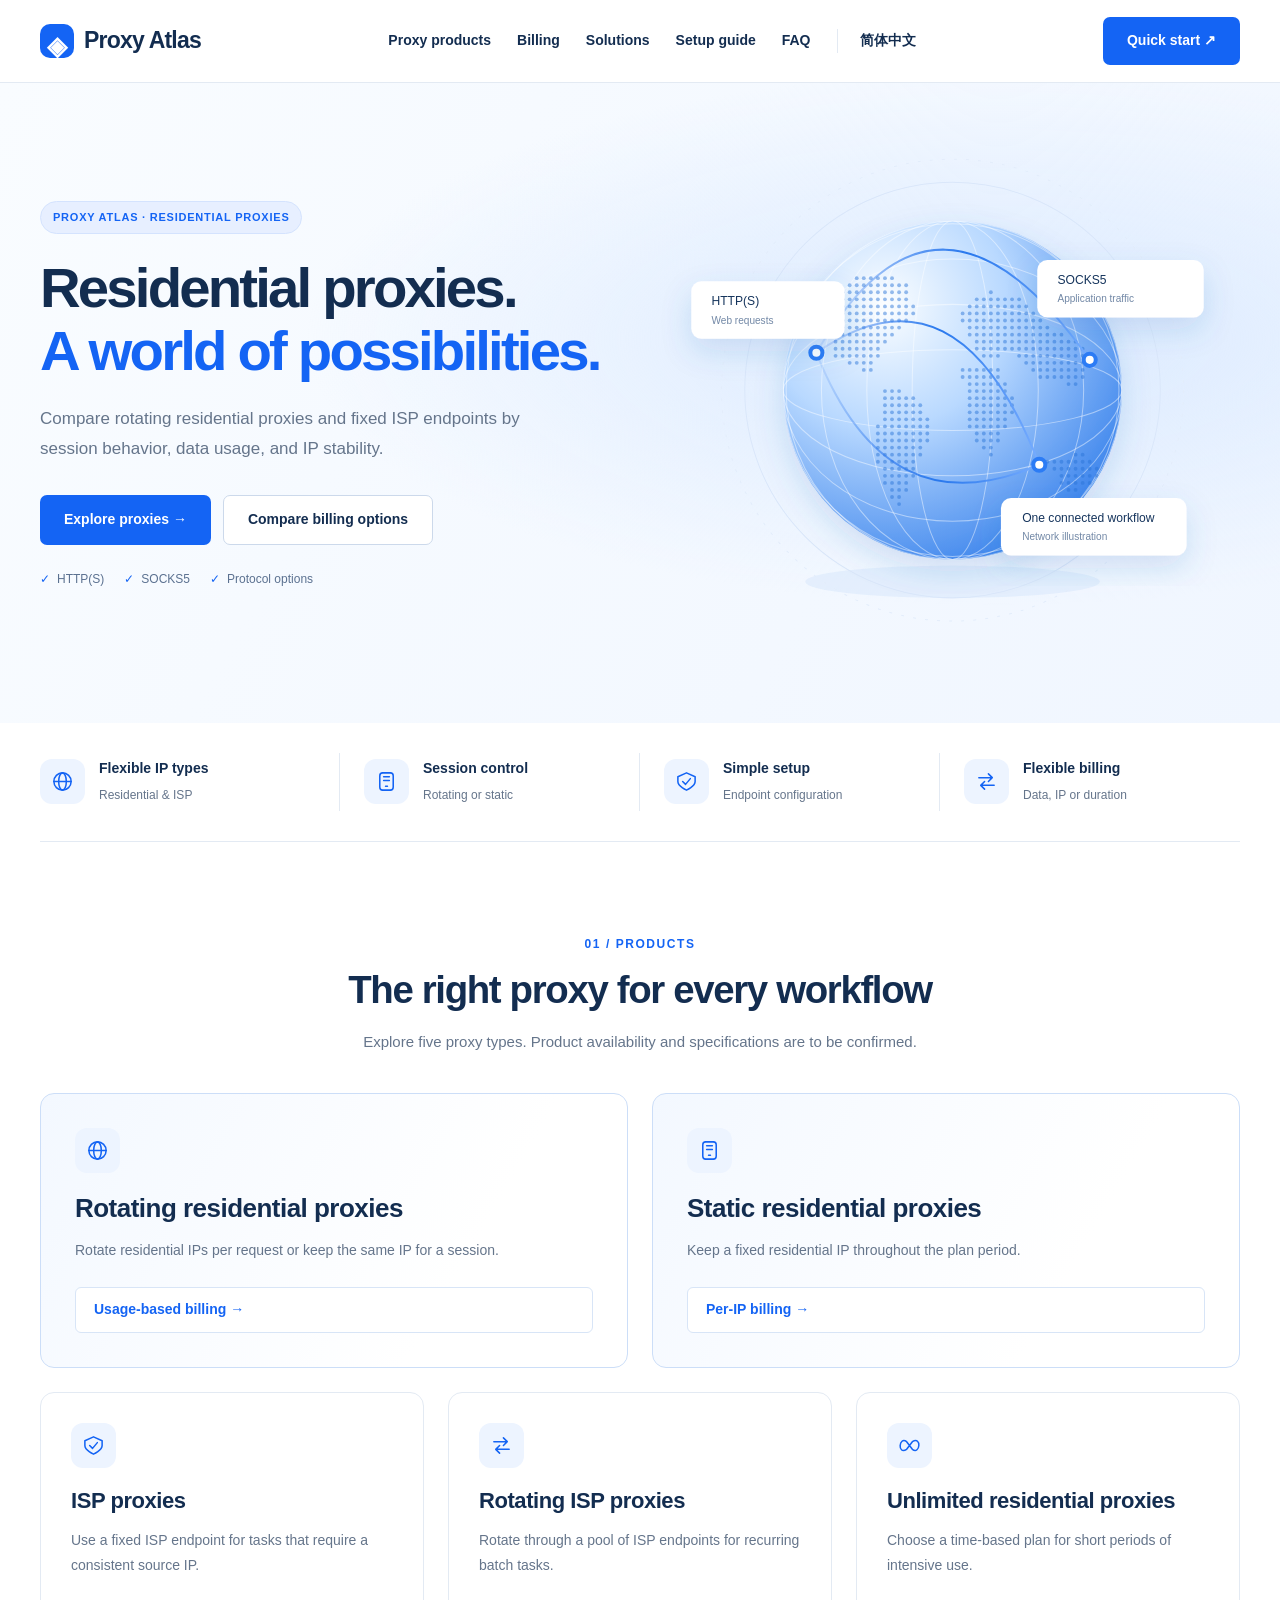
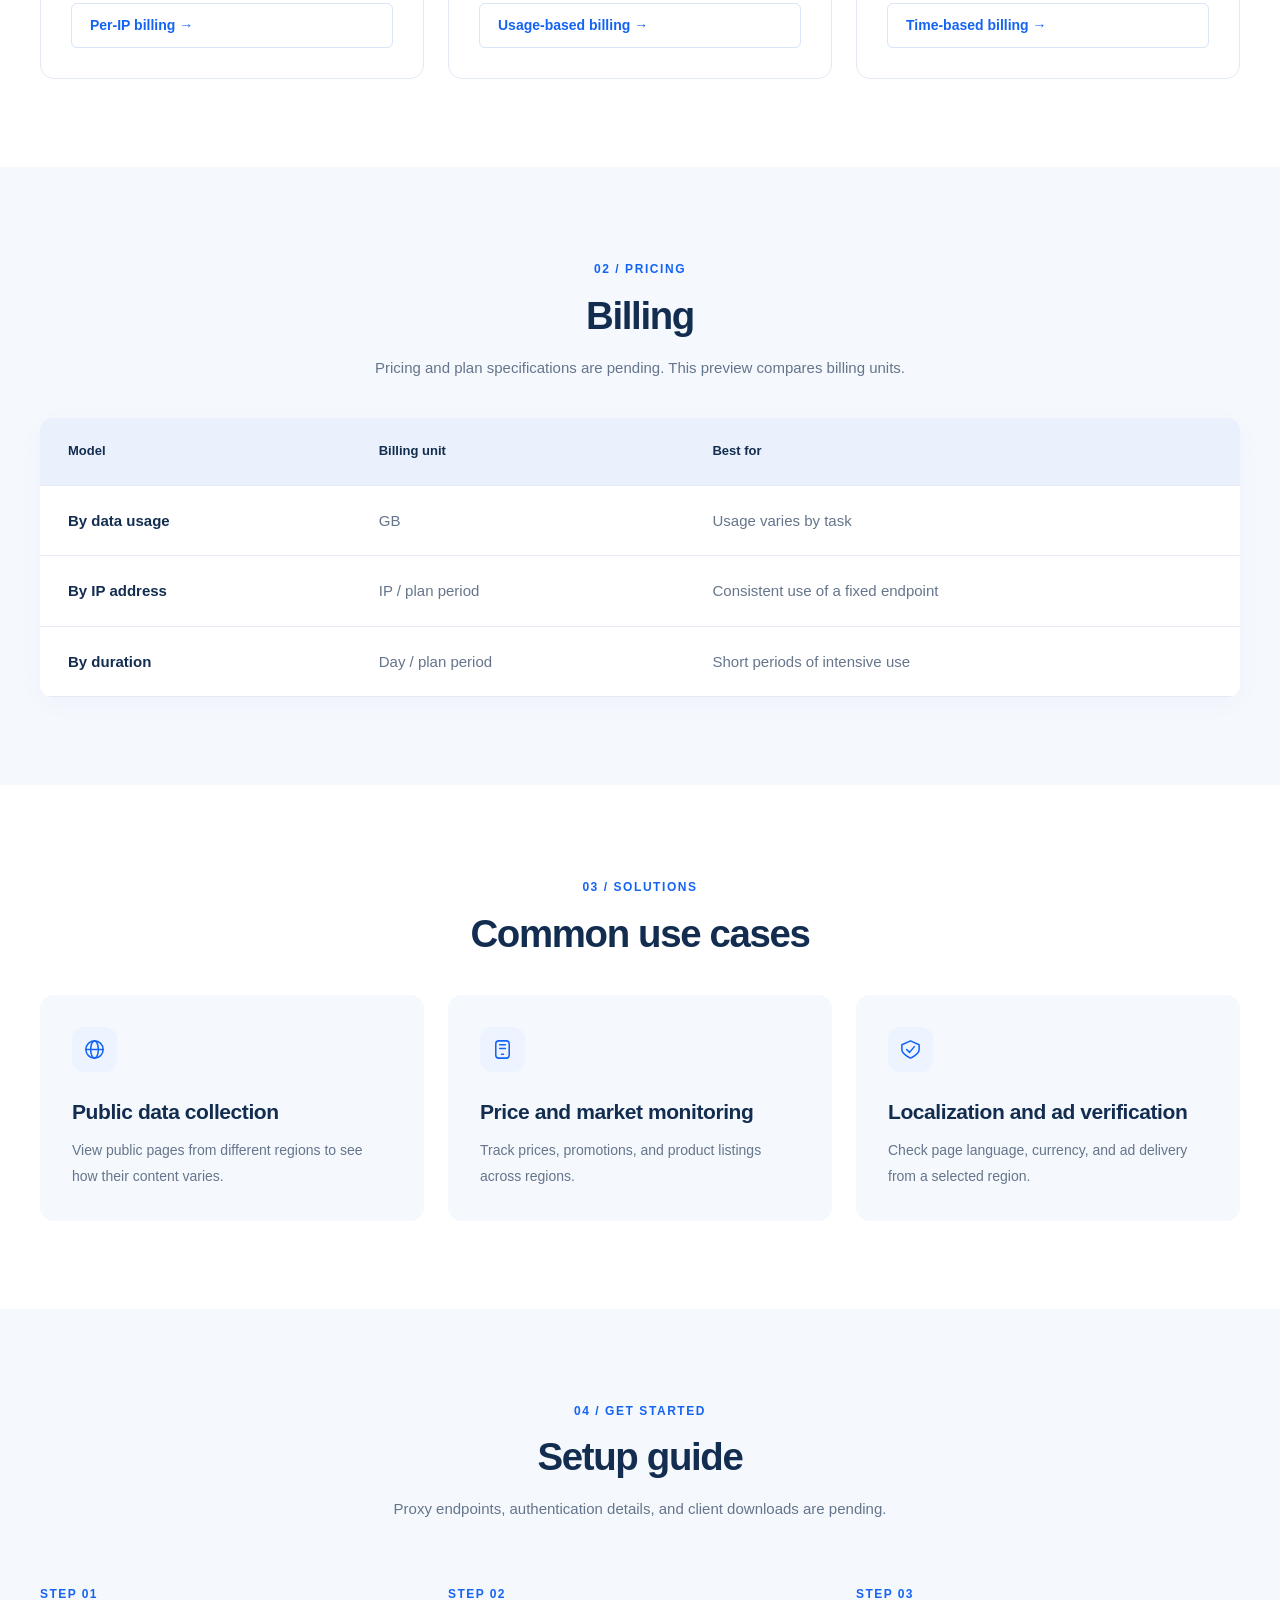
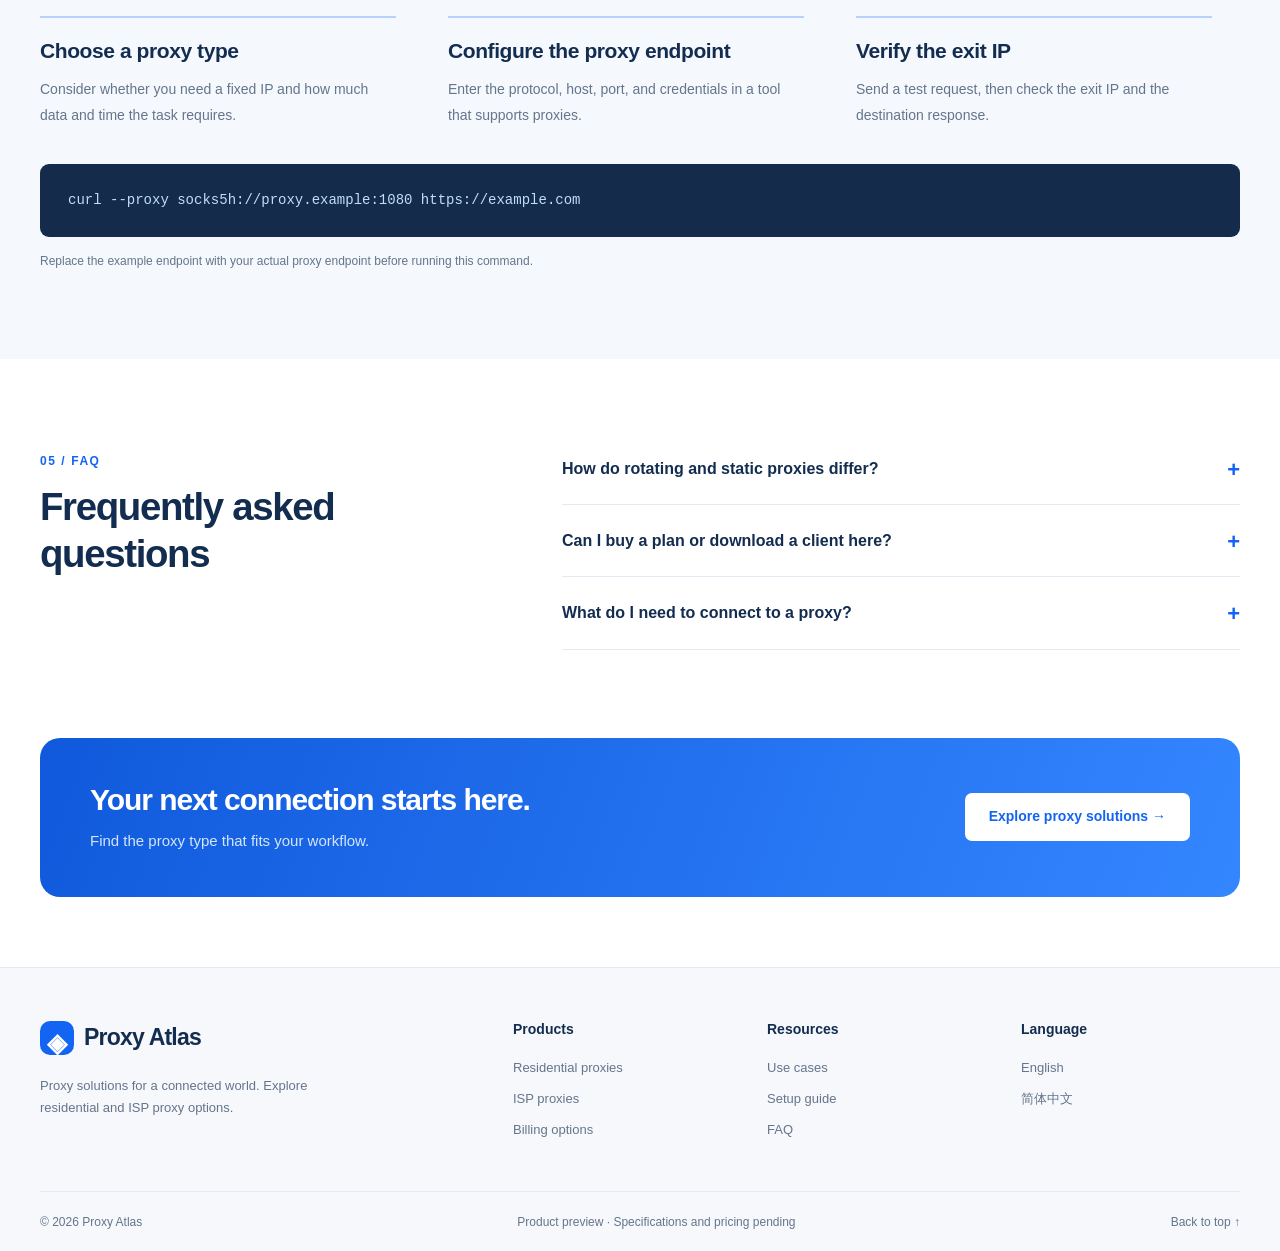
<file: index.html>
<!doctype html>
<html lang="en">
<head>
<meta charset="utf-8">
<link rel="alternate" hreflang="en" href="index.html">
<link rel="alternate" hreflang="zh-CN" href="zh-cn.html">
<meta name="viewport" content="width=device-width, initial-scale=1">
<meta name="description" content="Explore proxy types, billing options, and setup.">
<title>Proxy Atlas · Proxy services</title>
<link rel="stylesheet" href="styles.css">
</head>
<body>
<header class="top"><div class="wrap bar"><a class="brand" href="#home"><b>◈</b> Proxy Atlas</a><nav aria-label="Main navigation"><a href="#products">Proxy products</a><a href="#pricing">Billing</a><a href="#solutions">Solutions</a><a href="#guide">Setup guide</a><a href="#faq">FAQ</a><a href="zh-cn.html" lang="zh-CN" hreflang="zh-CN">简体中文</a></nav><a class="btn" href="#guide">Quick start ↗</a></div></header>
<main id="home">
<div class="hero"><div class="wrap"><div><span class="tag">PROXY ATLAS · RESIDENTIAL PROXIES</span><h1>Residential proxies.<br><em>A world of possibilities.</em></h1><p>Compare rotating residential proxies and fixed ISP endpoints by session behavior, data usage, and IP stability.</p><div class="actions"><a class="btn" href="#products">Explore proxies →</a><a class="btn outline" href="#pricing">Compare billing options</a></div><div class="strip"><span>HTTP(S)</span><span>SOCKS5</span><span>Protocol options</span></div></div>
<svg class="network" viewBox="0 0 580 500" role="img" aria-label="Illustration of proxy routing">
<defs><radialGradient id="sphere" cx=".3" cy=".25" r=".8"><stop stop-color="#fcfeff"/><stop offset=".45" stop-color="#b9d9ff"/><stop offset="1" stop-color="#4389ed"/></radialGradient><linearGradient id="arc"><stop stop-color="#2f77ef" stop-opacity=".1"/><stop offset=".55" stop-color="#2978ed"/><stop offset="1" stop-color="#76acff"/></linearGradient><filter id="shadow"><feDropShadow dx="0" dy="12" stdDeviation="15" flood-color="#346bba" flood-opacity=".16"/></filter><clipPath id="ball"><circle cx="295" cy="245" r="168"/></clipPath></defs>
<ellipse cx="295" cy="435" rx="146" ry="16" fill="#b7d3f5" opacity=".25"/>
<circle cx="295" cy="245" r="206" fill="none" stroke="#dae7fa"/><circle cx="295" cy="245" r="229" fill="none" stroke="#e3edfb" stroke-dasharray="3 9"/>
<circle cx="295" cy="245" r="168" fill="url(#sphere)" filter="url(#shadow)"/>
<g clip-path="url(#ball)" stroke="#fff" stroke-opacity=".45" fill="none"><ellipse cx="295" cy="245" rx="40" ry="168"/><ellipse cx="295" cy="245" rx="168" ry="40"/><ellipse cx="295" cy="245" rx="85" ry="168"/><ellipse cx="295" cy="245" rx="168" ry="85"/><ellipse cx="295" cy="245" rx="130" ry="168"/><ellipse cx="295" cy="245" rx="168" ry="130"/><ellipse cx="295" cy="245" rx="165" ry="168"/><ellipse cx="295" cy="245" rx="168" ry="165"/></g><g fill="#2974d7" opacity=".48" clip-path="url(#ball)"><circle cx="200" cy="134" r="1.9"/><circle cx="207" cy="134" r="1.9"/><circle cx="214" cy="134" r="1.9"/><circle cx="221" cy="134" r="1.9"/><circle cx="228" cy="134" r="1.9"/><circle cx="235" cy="134" r="1.9"/><circle cx="193" cy="141" r="1.9"/><circle cx="200" cy="141" r="1.9"/><circle cx="207" cy="141" r="1.9"/><circle cx="214" cy="141" r="1.9"/><circle cx="221" cy="141" r="1.9"/><circle cx="228" cy="141" r="1.9"/><circle cx="235" cy="141" r="1.9"/><circle cx="242" cy="141" r="1.9"/><circle cx="249" cy="141" r="1.9"/><circle cx="186" cy="148" r="1.9"/><circle cx="193" cy="148" r="1.9"/><circle cx="200" cy="148" r="1.9"/><circle cx="207" cy="148" r="1.9"/><circle cx="214" cy="148" r="1.9"/><circle cx="221" cy="148" r="1.9"/><circle cx="228" cy="148" r="1.9"/><circle cx="235" cy="148" r="1.9"/><circle cx="242" cy="148" r="1.9"/><circle cx="249" cy="148" r="1.9"/><circle cx="333" cy="148" r="1.9"/><circle cx="172" cy="155" r="1.9"/><circle cx="179" cy="155" r="1.9"/><circle cx="186" cy="155" r="1.9"/><circle cx="193" cy="155" r="1.9"/><circle cx="200" cy="155" r="1.9"/><circle cx="207" cy="155" r="1.9"/><circle cx="214" cy="155" r="1.9"/><circle cx="221" cy="155" r="1.9"/><circle cx="228" cy="155" r="1.9"/><circle cx="235" cy="155" r="1.9"/><circle cx="242" cy="155" r="1.9"/><circle cx="249" cy="155" r="1.9"/><circle cx="319" cy="155" r="1.9"/><circle cx="326" cy="155" r="1.9"/><circle cx="333" cy="155" r="1.9"/><circle cx="340" cy="155" r="1.9"/><circle cx="347" cy="155" r="1.9"/><circle cx="354" cy="155" r="1.9"/><circle cx="361" cy="155" r="1.9"/><circle cx="165" cy="162" r="1.9"/><circle cx="172" cy="162" r="1.9"/><circle cx="179" cy="162" r="1.9"/><circle cx="186" cy="162" r="1.9"/><circle cx="193" cy="162" r="1.9"/><circle cx="200" cy="162" r="1.9"/><circle cx="207" cy="162" r="1.9"/><circle cx="214" cy="162" r="1.9"/><circle cx="221" cy="162" r="1.9"/><circle cx="228" cy="162" r="1.9"/><circle cx="235" cy="162" r="1.9"/><circle cx="242" cy="162" r="1.9"/><circle cx="249" cy="162" r="1.9"/><circle cx="256" cy="162" r="1.9"/><circle cx="312" cy="162" r="1.9"/><circle cx="319" cy="162" r="1.9"/><circle cx="326" cy="162" r="1.9"/><circle cx="333" cy="162" r="1.9"/><circle cx="340" cy="162" r="1.9"/><circle cx="347" cy="162" r="1.9"/><circle cx="354" cy="162" r="1.9"/><circle cx="361" cy="162" r="1.9"/><circle cx="368" cy="162" r="1.9"/><circle cx="165" cy="169" r="1.9"/><circle cx="172" cy="169" r="1.9"/><circle cx="179" cy="169" r="1.9"/><circle cx="186" cy="169" r="1.9"/><circle cx="193" cy="169" r="1.9"/><circle cx="200" cy="169" r="1.9"/><circle cx="207" cy="169" r="1.9"/><circle cx="214" cy="169" r="1.9"/><circle cx="221" cy="169" r="1.9"/><circle cx="228" cy="169" r="1.9"/><circle cx="235" cy="169" r="1.9"/><circle cx="242" cy="169" r="1.9"/><circle cx="249" cy="169" r="1.9"/><circle cx="256" cy="169" r="1.9"/><circle cx="305" cy="169" r="1.9"/><circle cx="312" cy="169" r="1.9"/><circle cx="319" cy="169" r="1.9"/><circle cx="326" cy="169" r="1.9"/><circle cx="333" cy="169" r="1.9"/><circle cx="340" cy="169" r="1.9"/><circle cx="347" cy="169" r="1.9"/><circle cx="354" cy="169" r="1.9"/><circle cx="361" cy="169" r="1.9"/><circle cx="368" cy="169" r="1.9"/><circle cx="375" cy="169" r="1.9"/><circle cx="172" cy="176" r="1.9"/><circle cx="179" cy="176" r="1.9"/><circle cx="186" cy="176" r="1.9"/><circle cx="193" cy="176" r="1.9"/><circle cx="200" cy="176" r="1.9"/><circle cx="207" cy="176" r="1.9"/><circle cx="214" cy="176" r="1.9"/><circle cx="221" cy="176" r="1.9"/><circle cx="228" cy="176" r="1.9"/><circle cx="235" cy="176" r="1.9"/><circle cx="242" cy="176" r="1.9"/><circle cx="249" cy="176" r="1.9"/><circle cx="305" cy="176" r="1.9"/><circle cx="312" cy="176" r="1.9"/><circle cx="319" cy="176" r="1.9"/><circle cx="326" cy="176" r="1.9"/><circle cx="333" cy="176" r="1.9"/><circle cx="340" cy="176" r="1.9"/><circle cx="347" cy="176" r="1.9"/><circle cx="354" cy="176" r="1.9"/><circle cx="361" cy="176" r="1.9"/><circle cx="368" cy="176" r="1.9"/><circle cx="375" cy="176" r="1.9"/><circle cx="382" cy="176" r="1.9"/><circle cx="172" cy="183" r="1.9"/><circle cx="179" cy="183" r="1.9"/><circle cx="186" cy="183" r="1.9"/><circle cx="193" cy="183" r="1.9"/><circle cx="200" cy="183" r="1.9"/><circle cx="207" cy="183" r="1.9"/><circle cx="214" cy="183" r="1.9"/><circle cx="221" cy="183" r="1.9"/><circle cx="228" cy="183" r="1.9"/><circle cx="235" cy="183" r="1.9"/><circle cx="242" cy="183" r="1.9"/><circle cx="312" cy="183" r="1.9"/><circle cx="319" cy="183" r="1.9"/><circle cx="326" cy="183" r="1.9"/><circle cx="333" cy="183" r="1.9"/><circle cx="340" cy="183" r="1.9"/><circle cx="347" cy="183" r="1.9"/><circle cx="354" cy="183" r="1.9"/><circle cx="361" cy="183" r="1.9"/><circle cx="368" cy="183" r="1.9"/><circle cx="375" cy="183" r="1.9"/><circle cx="382" cy="183" r="1.9"/><circle cx="389" cy="183" r="1.9"/><circle cx="172" cy="190" r="1.9"/><circle cx="179" cy="190" r="1.9"/><circle cx="186" cy="190" r="1.9"/><circle cx="193" cy="190" r="1.9"/><circle cx="200" cy="190" r="1.9"/><circle cx="207" cy="190" r="1.9"/><circle cx="214" cy="190" r="1.9"/><circle cx="221" cy="190" r="1.9"/><circle cx="228" cy="190" r="1.9"/><circle cx="235" cy="190" r="1.9"/><circle cx="312" cy="190" r="1.9"/><circle cx="319" cy="190" r="1.9"/><circle cx="326" cy="190" r="1.9"/><circle cx="333" cy="190" r="1.9"/><circle cx="340" cy="190" r="1.9"/><circle cx="347" cy="190" r="1.9"/><circle cx="354" cy="190" r="1.9"/><circle cx="361" cy="190" r="1.9"/><circle cx="368" cy="190" r="1.9"/><circle cx="375" cy="190" r="1.9"/><circle cx="382" cy="190" r="1.9"/><circle cx="389" cy="190" r="1.9"/><circle cx="396" cy="190" r="1.9"/><circle cx="403" cy="190" r="1.9"/><circle cx="179" cy="197" r="1.9"/><circle cx="186" cy="197" r="1.9"/><circle cx="193" cy="197" r="1.9"/><circle cx="200" cy="197" r="1.9"/><circle cx="207" cy="197" r="1.9"/><circle cx="214" cy="197" r="1.9"/><circle cx="221" cy="197" r="1.9"/><circle cx="228" cy="197" r="1.9"/><circle cx="319" cy="197" r="1.9"/><circle cx="326" cy="197" r="1.9"/><circle cx="333" cy="197" r="1.9"/><circle cx="340" cy="197" r="1.9"/><circle cx="347" cy="197" r="1.9"/><circle cx="354" cy="197" r="1.9"/><circle cx="361" cy="197" r="1.9"/><circle cx="368" cy="197" r="1.9"/><circle cx="375" cy="197" r="1.9"/><circle cx="382" cy="197" r="1.9"/><circle cx="389" cy="197" r="1.9"/><circle cx="396" cy="197" r="1.9"/><circle cx="403" cy="197" r="1.9"/><circle cx="410" cy="197" r="1.9"/><circle cx="417" cy="197" r="1.9"/><circle cx="179" cy="204" r="1.9"/><circle cx="186" cy="204" r="1.9"/><circle cx="193" cy="204" r="1.9"/><circle cx="200" cy="204" r="1.9"/><circle cx="207" cy="204" r="1.9"/><circle cx="214" cy="204" r="1.9"/><circle cx="221" cy="204" r="1.9"/><circle cx="319" cy="204" r="1.9"/><circle cx="326" cy="204" r="1.9"/><circle cx="333" cy="204" r="1.9"/><circle cx="340" cy="204" r="1.9"/><circle cx="347" cy="204" r="1.9"/><circle cx="354" cy="204" r="1.9"/><circle cx="361" cy="204" r="1.9"/><circle cx="368" cy="204" r="1.9"/><circle cx="375" cy="204" r="1.9"/><circle cx="382" cy="204" r="1.9"/><circle cx="389" cy="204" r="1.9"/><circle cx="396" cy="204" r="1.9"/><circle cx="403" cy="204" r="1.9"/><circle cx="410" cy="204" r="1.9"/><circle cx="417" cy="204" r="1.9"/><circle cx="424" cy="204" r="1.9"/><circle cx="179" cy="211" r="1.9"/><circle cx="186" cy="211" r="1.9"/><circle cx="193" cy="211" r="1.9"/><circle cx="200" cy="211" r="1.9"/><circle cx="207" cy="211" r="1.9"/><circle cx="214" cy="211" r="1.9"/><circle cx="221" cy="211" r="1.9"/><circle cx="326" cy="211" r="1.9"/><circle cx="333" cy="211" r="1.9"/><circle cx="340" cy="211" r="1.9"/><circle cx="361" cy="211" r="1.9"/><circle cx="368" cy="211" r="1.9"/><circle cx="375" cy="211" r="1.9"/><circle cx="382" cy="211" r="1.9"/><circle cx="389" cy="211" r="1.9"/><circle cx="396" cy="211" r="1.9"/><circle cx="403" cy="211" r="1.9"/><circle cx="410" cy="211" r="1.9"/><circle cx="417" cy="211" r="1.9"/><circle cx="424" cy="211" r="1.9"/><circle cx="431" cy="211" r="1.9"/><circle cx="193" cy="218" r="1.9"/><circle cx="200" cy="218" r="1.9"/><circle cx="207" cy="218" r="1.9"/><circle cx="214" cy="218" r="1.9"/><circle cx="368" cy="218" r="1.9"/><circle cx="375" cy="218" r="1.9"/><circle cx="382" cy="218" r="1.9"/><circle cx="389" cy="218" r="1.9"/><circle cx="396" cy="218" r="1.9"/><circle cx="403" cy="218" r="1.9"/><circle cx="410" cy="218" r="1.9"/><circle cx="417" cy="218" r="1.9"/><circle cx="424" cy="218" r="1.9"/><circle cx="207" cy="225" r="1.9"/><circle cx="214" cy="225" r="1.9"/><circle cx="305" cy="225" r="1.9"/><circle cx="312" cy="225" r="1.9"/><circle cx="319" cy="225" r="1.9"/><circle cx="326" cy="225" r="1.9"/><circle cx="333" cy="225" r="1.9"/><circle cx="340" cy="225" r="1.9"/><circle cx="375" cy="225" r="1.9"/><circle cx="382" cy="225" r="1.9"/><circle cx="389" cy="225" r="1.9"/><circle cx="396" cy="225" r="1.9"/><circle cx="403" cy="225" r="1.9"/><circle cx="410" cy="225" r="1.9"/><circle cx="417" cy="225" r="1.9"/><circle cx="424" cy="225" r="1.9"/><circle cx="305" cy="232" r="1.9"/><circle cx="312" cy="232" r="1.9"/><circle cx="319" cy="232" r="1.9"/><circle cx="326" cy="232" r="1.9"/><circle cx="333" cy="232" r="1.9"/><circle cx="340" cy="232" r="1.9"/><circle cx="382" cy="232" r="1.9"/><circle cx="389" cy="232" r="1.9"/><circle cx="396" cy="232" r="1.9"/><circle cx="403" cy="232" r="1.9"/><circle cx="410" cy="232" r="1.9"/><circle cx="417" cy="232" r="1.9"/><circle cx="424" cy="232" r="1.9"/><circle cx="312" cy="239" r="1.9"/><circle cx="319" cy="239" r="1.9"/><circle cx="326" cy="239" r="1.9"/><circle cx="333" cy="239" r="1.9"/><circle cx="340" cy="239" r="1.9"/><circle cx="347" cy="239" r="1.9"/><circle cx="410" cy="239" r="1.9"/><circle cx="417" cy="239" r="1.9"/><circle cx="228" cy="246" r="1.9"/><circle cx="235" cy="246" r="1.9"/><circle cx="242" cy="246" r="1.9"/><circle cx="312" cy="246" r="1.9"/><circle cx="319" cy="246" r="1.9"/><circle cx="326" cy="246" r="1.9"/><circle cx="333" cy="246" r="1.9"/><circle cx="340" cy="246" r="1.9"/><circle cx="347" cy="246" r="1.9"/><circle cx="228" cy="253" r="1.9"/><circle cx="235" cy="253" r="1.9"/><circle cx="242" cy="253" r="1.9"/><circle cx="249" cy="253" r="1.9"/><circle cx="256" cy="253" r="1.9"/><circle cx="312" cy="253" r="1.9"/><circle cx="319" cy="253" r="1.9"/><circle cx="326" cy="253" r="1.9"/><circle cx="333" cy="253" r="1.9"/><circle cx="340" cy="253" r="1.9"/><circle cx="347" cy="253" r="1.9"/><circle cx="354" cy="253" r="1.9"/><circle cx="228" cy="260" r="1.9"/><circle cx="235" cy="260" r="1.9"/><circle cx="242" cy="260" r="1.9"/><circle cx="249" cy="260" r="1.9"/><circle cx="256" cy="260" r="1.9"/><circle cx="263" cy="260" r="1.9"/><circle cx="312" cy="260" r="1.9"/><circle cx="319" cy="260" r="1.9"/><circle cx="326" cy="260" r="1.9"/><circle cx="333" cy="260" r="1.9"/><circle cx="340" cy="260" r="1.9"/><circle cx="347" cy="260" r="1.9"/><circle cx="354" cy="260" r="1.9"/><circle cx="228" cy="267" r="1.9"/><circle cx="235" cy="267" r="1.9"/><circle cx="242" cy="267" r="1.9"/><circle cx="249" cy="267" r="1.9"/><circle cx="256" cy="267" r="1.9"/><circle cx="263" cy="267" r="1.9"/><circle cx="312" cy="267" r="1.9"/><circle cx="319" cy="267" r="1.9"/><circle cx="326" cy="267" r="1.9"/><circle cx="333" cy="267" r="1.9"/><circle cx="340" cy="267" r="1.9"/><circle cx="347" cy="267" r="1.9"/><circle cx="354" cy="267" r="1.9"/><circle cx="228" cy="274" r="1.9"/><circle cx="235" cy="274" r="1.9"/><circle cx="242" cy="274" r="1.9"/><circle cx="249" cy="274" r="1.9"/><circle cx="256" cy="274" r="1.9"/><circle cx="263" cy="274" r="1.9"/><circle cx="270" cy="274" r="1.9"/><circle cx="312" cy="274" r="1.9"/><circle cx="319" cy="274" r="1.9"/><circle cx="326" cy="274" r="1.9"/><circle cx="333" cy="274" r="1.9"/><circle cx="340" cy="274" r="1.9"/><circle cx="347" cy="274" r="1.9"/><circle cx="221" cy="281" r="1.9"/><circle cx="228" cy="281" r="1.9"/><circle cx="235" cy="281" r="1.9"/><circle cx="242" cy="281" r="1.9"/><circle cx="249" cy="281" r="1.9"/><circle cx="256" cy="281" r="1.9"/><circle cx="263" cy="281" r="1.9"/><circle cx="270" cy="281" r="1.9"/><circle cx="312" cy="281" r="1.9"/><circle cx="319" cy="281" r="1.9"/><circle cx="326" cy="281" r="1.9"/><circle cx="333" cy="281" r="1.9"/><circle cx="340" cy="281" r="1.9"/><circle cx="347" cy="281" r="1.9"/><circle cx="221" cy="288" r="1.9"/><circle cx="228" cy="288" r="1.9"/><circle cx="235" cy="288" r="1.9"/><circle cx="242" cy="288" r="1.9"/><circle cx="249" cy="288" r="1.9"/><circle cx="256" cy="288" r="1.9"/><circle cx="263" cy="288" r="1.9"/><circle cx="270" cy="288" r="1.9"/><circle cx="319" cy="288" r="1.9"/><circle cx="326" cy="288" r="1.9"/><circle cx="333" cy="288" r="1.9"/><circle cx="340" cy="288" r="1.9"/><circle cx="221" cy="295" r="1.9"/><circle cx="228" cy="295" r="1.9"/><circle cx="235" cy="295" r="1.9"/><circle cx="242" cy="295" r="1.9"/><circle cx="249" cy="295" r="1.9"/><circle cx="256" cy="295" r="1.9"/><circle cx="263" cy="295" r="1.9"/><circle cx="270" cy="295" r="1.9"/><circle cx="319" cy="295" r="1.9"/><circle cx="326" cy="295" r="1.9"/><circle cx="333" cy="295" r="1.9"/><circle cx="340" cy="295" r="1.9"/><circle cx="221" cy="302" r="1.9"/><circle cx="228" cy="302" r="1.9"/><circle cx="235" cy="302" r="1.9"/><circle cx="242" cy="302" r="1.9"/><circle cx="249" cy="302" r="1.9"/><circle cx="256" cy="302" r="1.9"/><circle cx="263" cy="302" r="1.9"/><circle cx="326" cy="302" r="1.9"/><circle cx="333" cy="302" r="1.9"/><circle cx="221" cy="309" r="1.9"/><circle cx="228" cy="309" r="1.9"/><circle cx="235" cy="309" r="1.9"/><circle cx="242" cy="309" r="1.9"/><circle cx="249" cy="309" r="1.9"/><circle cx="256" cy="309" r="1.9"/><circle cx="263" cy="309" r="1.9"/><circle cx="333" cy="309" r="1.9"/><circle cx="417" cy="309" r="1.9"/><circle cx="424" cy="309" r="1.9"/><circle cx="221" cy="316" r="1.9"/><circle cx="228" cy="316" r="1.9"/><circle cx="235" cy="316" r="1.9"/><circle cx="242" cy="316" r="1.9"/><circle cx="249" cy="316" r="1.9"/><circle cx="256" cy="316" r="1.9"/><circle cx="389" cy="316" r="1.9"/><circle cx="396" cy="316" r="1.9"/><circle cx="403" cy="316" r="1.9"/><circle cx="410" cy="316" r="1.9"/><circle cx="417" cy="316" r="1.9"/><circle cx="424" cy="316" r="1.9"/><circle cx="431" cy="316" r="1.9"/><circle cx="228" cy="323" r="1.9"/><circle cx="235" cy="323" r="1.9"/><circle cx="242" cy="323" r="1.9"/><circle cx="249" cy="323" r="1.9"/><circle cx="256" cy="323" r="1.9"/><circle cx="396" cy="323" r="1.9"/><circle cx="403" cy="323" r="1.9"/><circle cx="410" cy="323" r="1.9"/><circle cx="417" cy="323" r="1.9"/><circle cx="424" cy="323" r="1.9"/><circle cx="431" cy="323" r="1.9"/><circle cx="438" cy="323" r="1.9"/><circle cx="228" cy="330" r="1.9"/><circle cx="235" cy="330" r="1.9"/><circle cx="242" cy="330" r="1.9"/><circle cx="249" cy="330" r="1.9"/><circle cx="256" cy="330" r="1.9"/><circle cx="403" cy="330" r="1.9"/><circle cx="410" cy="330" r="1.9"/><circle cx="417" cy="330" r="1.9"/><circle cx="424" cy="330" r="1.9"/><circle cx="431" cy="330" r="1.9"/><circle cx="438" cy="330" r="1.9"/><circle cx="445" cy="330" r="1.9"/><circle cx="228" cy="337" r="1.9"/><circle cx="235" cy="337" r="1.9"/><circle cx="242" cy="337" r="1.9"/><circle cx="249" cy="337" r="1.9"/><circle cx="403" cy="337" r="1.9"/><circle cx="410" cy="337" r="1.9"/><circle cx="417" cy="337" r="1.9"/><circle cx="424" cy="337" r="1.9"/><circle cx="431" cy="337" r="1.9"/><circle cx="235" cy="344" r="1.9"/><circle cx="242" cy="344" r="1.9"/><circle cx="249" cy="344" r="1.9"/><circle cx="410" cy="344" r="1.9"/><circle cx="417" cy="344" r="1.9"/><circle cx="235" cy="351" r="1.9"/><circle cx="242" cy="351" r="1.9"/><circle cx="242" cy="358" r="1.9"/></g><g fill="none" stroke="url(#arc)" stroke-width="2"><path d="M160 208Q280 0 431 215"/><path d="M160 208Q300 110 381 319"/><path d="M160 208Q230 385 381 319"/></g><g fill="#fff" stroke="#2c7cf5" stroke-width="4"><circle cx="160" cy="208" r="6"/><circle cx="431" cy="215" r="6"/><circle cx="381" cy="319" r="6"/></g>
<g filter="url(#shadow)"><rect x="36" y="137" width="152" height="57" rx="10" fill="white"/><rect x="379" y="116" width="165" height="57" rx="10" fill="white"/><rect x="343" y="352" width="184" height="57" rx="10" fill="white"/></g>
<g font-family="Segoe UI,Arial" font-size="12" fill="#15345c"><text x="56" y="161">HTTP(S)</text><text x="56" y="179" fill="#7288a6" font-size="10">Web requests</text><text x="399" y="140">SOCKS5</text><text x="399" y="158" fill="#7288a6" font-size="10">Application traffic</text><text x="364" y="376">One connected workflow</text><text x="364" y="394" fill="#7288a6" font-size="10">Network illustration</text></g></svg></div></div>
<div class="wrap benefits"><div class="benefit"><svg class="icon" viewBox="0 0 24 24" fill="none" stroke="currentColor" stroke-width="1.6" stroke-linecap="round" stroke-linejoin="round" aria-hidden="true"><circle cx="12" cy="12" r="9"/><ellipse cx="12" cy="12" rx="4" ry="9"/><path d="M3 12h18"/></svg><div><strong>Flexible IP types</strong><small>Residential & ISP</small></div></div><div class="benefit"><svg class="icon" viewBox="0 0 24 24" fill="none" stroke="currentColor" stroke-width="1.6" stroke-linecap="round" stroke-linejoin="round" aria-hidden="true"><rect x="5" y="3" width="14" height="18" rx="3"/><path d="M9 7h6M9 11h6M11 17h2"/></svg><div><strong>Session control</strong><small>Rotating or static</small></div></div><div class="benefit"><svg class="icon" viewBox="0 0 24 24" fill="none" stroke="currentColor" stroke-width="1.6" stroke-linecap="round" stroke-linejoin="round" aria-hidden="true"><path d="M12 3 3 7v5c0 5 9 9 9 9s9-4 9-9V7Z"/><path d="m8 12 3 3 5-6"/></svg><div><strong>Simple setup</strong><small>Endpoint configuration</small></div></div><div class="benefit"><svg class="icon" viewBox="0 0 24 24" fill="none" stroke="currentColor" stroke-width="1.6" stroke-linecap="round" stroke-linejoin="round" aria-hidden="true"><path d="M4 8h14l-4-4M20 16H6l4 4M18 8l-4 4M6 16l4-4"/></svg><div><strong>Flexible billing</strong><small>Data, IP or duration</small></div></div></div>
<section id="products" class="wrap"><div class="intro"><span class="tag">01 / PRODUCTS</span><h2>The right proxy for every workflow</h2><p>Explore five proxy types. Product availability and specifications are to be confirmed.</p></div><div class="grid">
<article class="card"><svg class="icon" viewBox="0 0 24 24" fill="none" stroke="currentColor" stroke-width="1.6" stroke-linecap="round" stroke-linejoin="round" aria-hidden="true"><circle cx="12" cy="12" r="9"/><ellipse cx="12" cy="12" rx="4" ry="9"/><path d="M3 12h18"/></svg><h3>Rotating residential proxies</h3><p>Rotate residential IPs per request or keep the same IP for a session.</p><a class="link" href="#pricing">Usage-based billing →</a></article>
<article class="card"><svg class="icon" viewBox="0 0 24 24" fill="none" stroke="currentColor" stroke-width="1.6" stroke-linecap="round" stroke-linejoin="round" aria-hidden="true"><rect x="5" y="3" width="14" height="18" rx="3"/><path d="M9 7h6M9 11h6M11 17h2"/></svg><h3>Static residential proxies</h3><p>Keep a fixed residential IP throughout the plan period.</p><a class="link" href="#pricing">Per-IP billing →</a></article>
<article class="card"><svg class="icon" viewBox="0 0 24 24" fill="none" stroke="currentColor" stroke-width="1.6" stroke-linecap="round" stroke-linejoin="round" aria-hidden="true"><path d="M12 3 3 7v5c0 5 9 9 9 9s9-4 9-9V7Z"/><path d="m8 12 3 3 5-6"/></svg><h3>ISP proxies</h3><p>Use a fixed ISP endpoint for tasks that require a consistent source IP.</p><a class="link" href="#pricing">Per-IP billing →</a></article>
<article class="card"><svg class="icon" viewBox="0 0 24 24" fill="none" stroke="currentColor" stroke-width="1.6" stroke-linecap="round" stroke-linejoin="round" aria-hidden="true"><path d="M4 8h14l-4-4M20 16H6l4 4M18 8l-4 4M6 16l4-4"/></svg><h3>Rotating ISP proxies</h3><p>Rotate through a pool of ISP endpoints for recurring batch tasks.</p><a class="link" href="#pricing">Usage-based billing →</a></article>
<article class="card"><svg class="icon" viewBox="0 0 24 24" fill="none" stroke="currentColor" stroke-width="1.6" stroke-linecap="round" stroke-linejoin="round" aria-hidden="true"><path d="M9 8c-8-6-10 14 0 8l6-8c10-6 8 14 0 8Z"/></svg><h3>Unlimited residential proxies</h3><p>Choose a time-based plan for short periods of intensive use.</p><a class="link" href="#pricing">Time-based billing →</a></article>
</div></section>
<section id="pricing" class="band"><div class="wrap"><div class="intro"><span class="tag">02 / PRICING</span><h2>Billing</h2><p>Pricing and plan specifications are pending. This preview compares billing units.</p></div><table class="table"><thead><tr><th scope="col">Model</th><th scope="col">Billing unit</th><th scope="col">Best for</th></tr></thead><tbody><tr><th scope="row">By data usage</th><td>GB</td><td>Usage varies by task</td></tr><tr><th scope="row">By IP address</th><td>IP / plan period</td><td>Consistent use of a fixed endpoint</td></tr><tr><th scope="row">By duration</th><td>Day / plan period</td><td>Short periods of intensive use</td></tr></tbody></table></div></section>
<section id="solutions" class="wrap"><div class="intro"><span class="tag">03 / SOLUTIONS</span><h2>Common use cases</h2></div><div class="grid"><article class="card"><svg class="icon" viewBox="0 0 24 24" fill="none" stroke="currentColor" stroke-width="1.6" stroke-linecap="round" stroke-linejoin="round" aria-hidden="true"><circle cx="12" cy="12" r="9"/><ellipse cx="12" cy="12" rx="4" ry="9"/><path d="M3 12h18"/></svg><h3>Public data collection</h3><p>View public pages from different regions to see how their content varies.</p></article><article class="card"><svg class="icon" viewBox="0 0 24 24" fill="none" stroke="currentColor" stroke-width="1.6" stroke-linecap="round" stroke-linejoin="round" aria-hidden="true"><rect x="5" y="3" width="14" height="18" rx="3"/><path d="M9 7h6M9 11h6M11 17h2"/></svg><h3>Price and market monitoring</h3><p>Track prices, promotions, and product listings across regions.</p></article><article class="card"><svg class="icon" viewBox="0 0 24 24" fill="none" stroke="currentColor" stroke-width="1.6" stroke-linecap="round" stroke-linejoin="round" aria-hidden="true"><path d="M12 3 3 7v5c0 5 9 9 9 9s9-4 9-9V7Z"/><path d="m8 12 3 3 5-6"/></svg><h3>Localization and ad verification</h3><p>Check page language, currency, and ad delivery from a selected region.</p></article></div></section>
<section id="guide" class="band"><div class="wrap"><div class="intro"><span class="tag">04 / GET STARTED</span><h2>Setup guide</h2><p>Proxy endpoints, authentication details, and client downloads are pending.</p></div><div class="grid"><article class="card"><span class="index">STEP 01</span><h3>Choose a proxy type</h3><p>Consider whether you need a fixed IP and how much data and time the task requires.</p></article><article class="card"><span class="index">STEP 02</span><h3>Configure the proxy endpoint</h3><p>Enter the protocol, host, port, and credentials in a tool that supports proxies.</p></article><article class="card"><span class="index">STEP 03</span><h3>Verify the exit IP</h3><p>Send a test request, then check the exit IP and the destination response.</p></article></div><div class="example"><code>curl --proxy socks5h://proxy.example:1080 https://example.com</code></div><p>Replace the example endpoint with your actual proxy endpoint before running this command.</p></div></section>
<section id="faq" class="wrap"><div><span class="tag">05 / FAQ</span><h2>Frequently asked questions</h2></div><div><details><summary>How do rotating and static proxies differ?</summary><p>Rotating proxies change exit IPs. Static proxies let you keep the same exit IP over time.</p></details><details><summary>Can I buy a plan or download a client here?</summary><p>This is a product preview. Purchase options and download links will be added with the official product details.</p></details><details><summary>What do I need to connect to a proxy?</summary><p>You typically need the protocol, host, port, and any credentials required by the endpoint.</p></details></div></section>
<div class="wrap closing"><div><h2>Your next connection starts here.</h2><p>Find the proxy type that fits your workflow.</p></div><a class="btn" href="#products">Explore proxy solutions →</a></div></main><footer><div class="wrap footer-main"><div><a class="brand" href="#home"><b>◈</b> Proxy Atlas</a><p>Proxy solutions for a connected world. Explore residential and ISP proxy options.</p></div><div><strong>Products</strong><a href="#products">Residential proxies</a><a href="#products">ISP proxies</a><a href="#pricing">Billing options</a></div><div><strong>Resources</strong><a href="#solutions">Use cases</a><a href="#guide">Setup guide</a><a href="#faq">FAQ</a></div><div><strong>Language</strong><a href="index.html" lang="en">English</a><a href="zh-cn.html" lang="zh-CN">简体中文</a></div></div><div class="wrap foot"><span>© 2026 Proxy Atlas</span><span>Product preview · Specifications and pricing pending</span><a href="#home">Back to top ↑</a></div></footer>
</body></html>
</file>
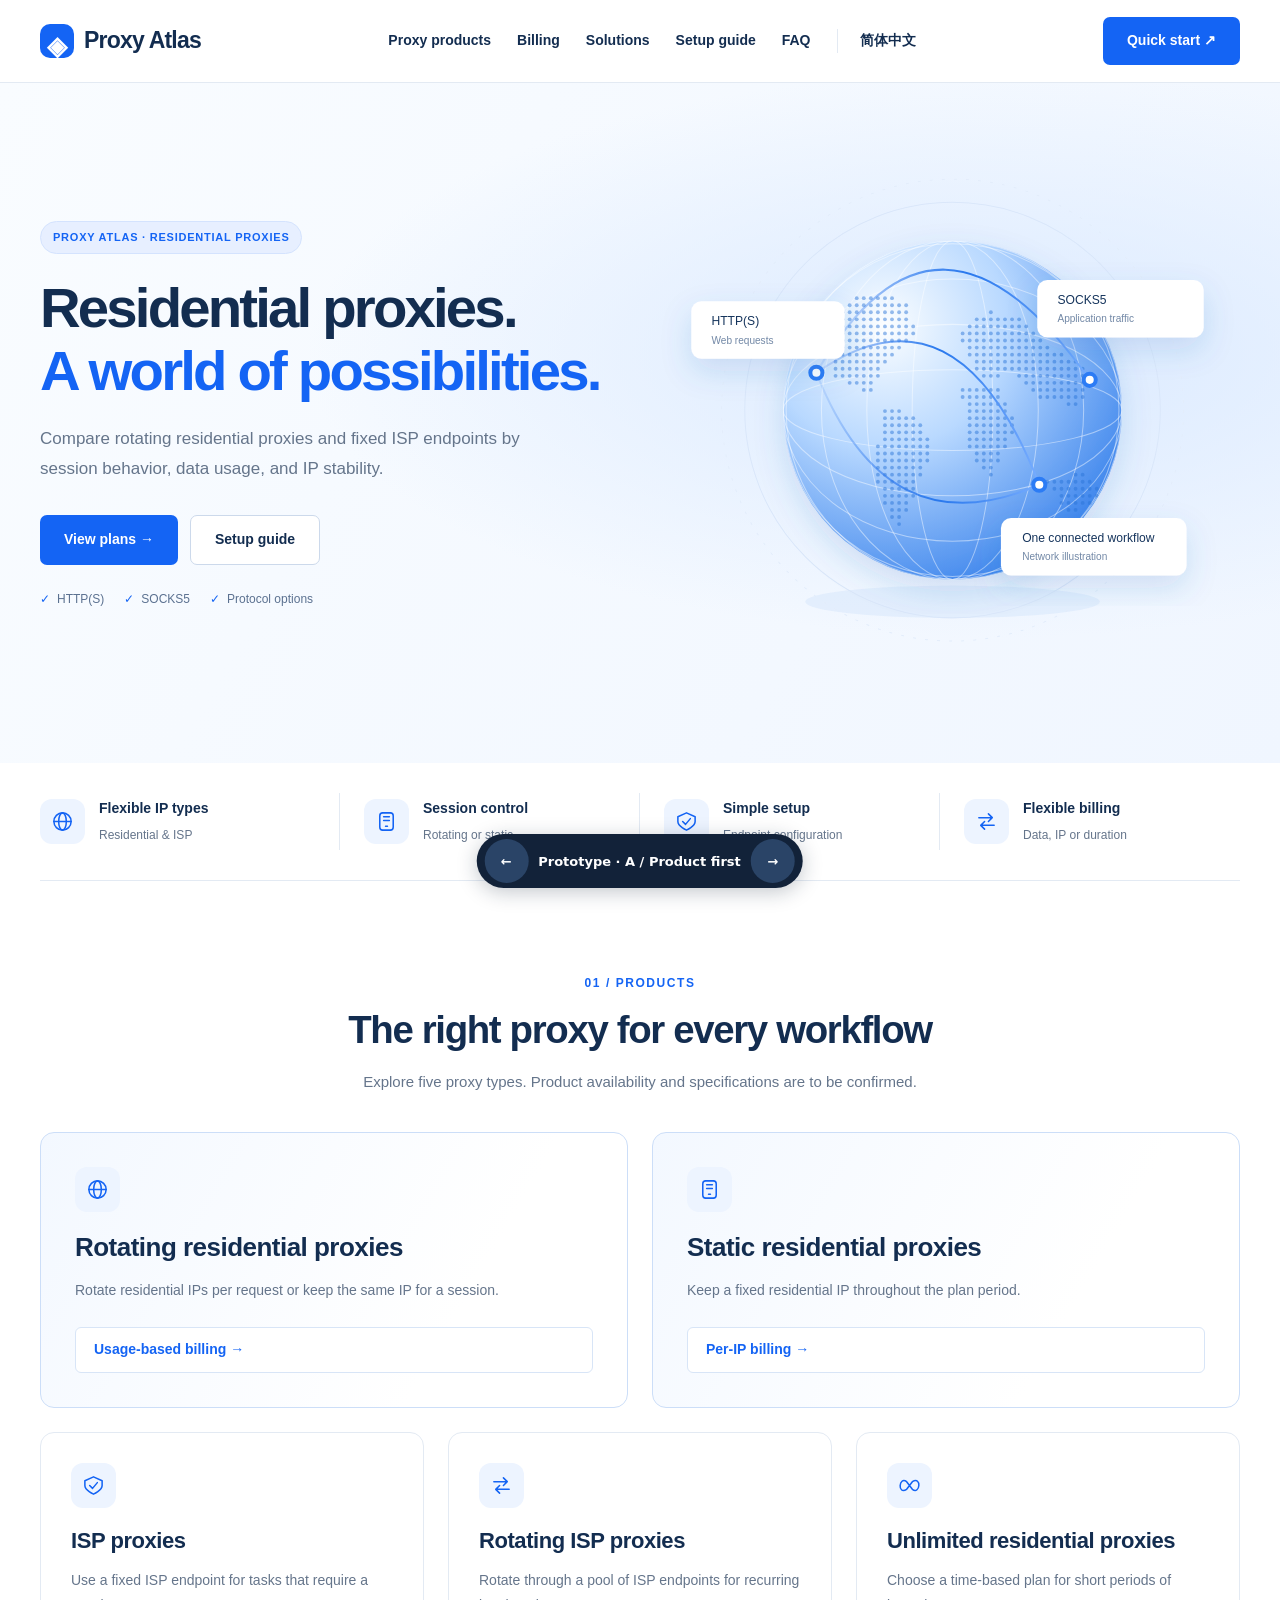
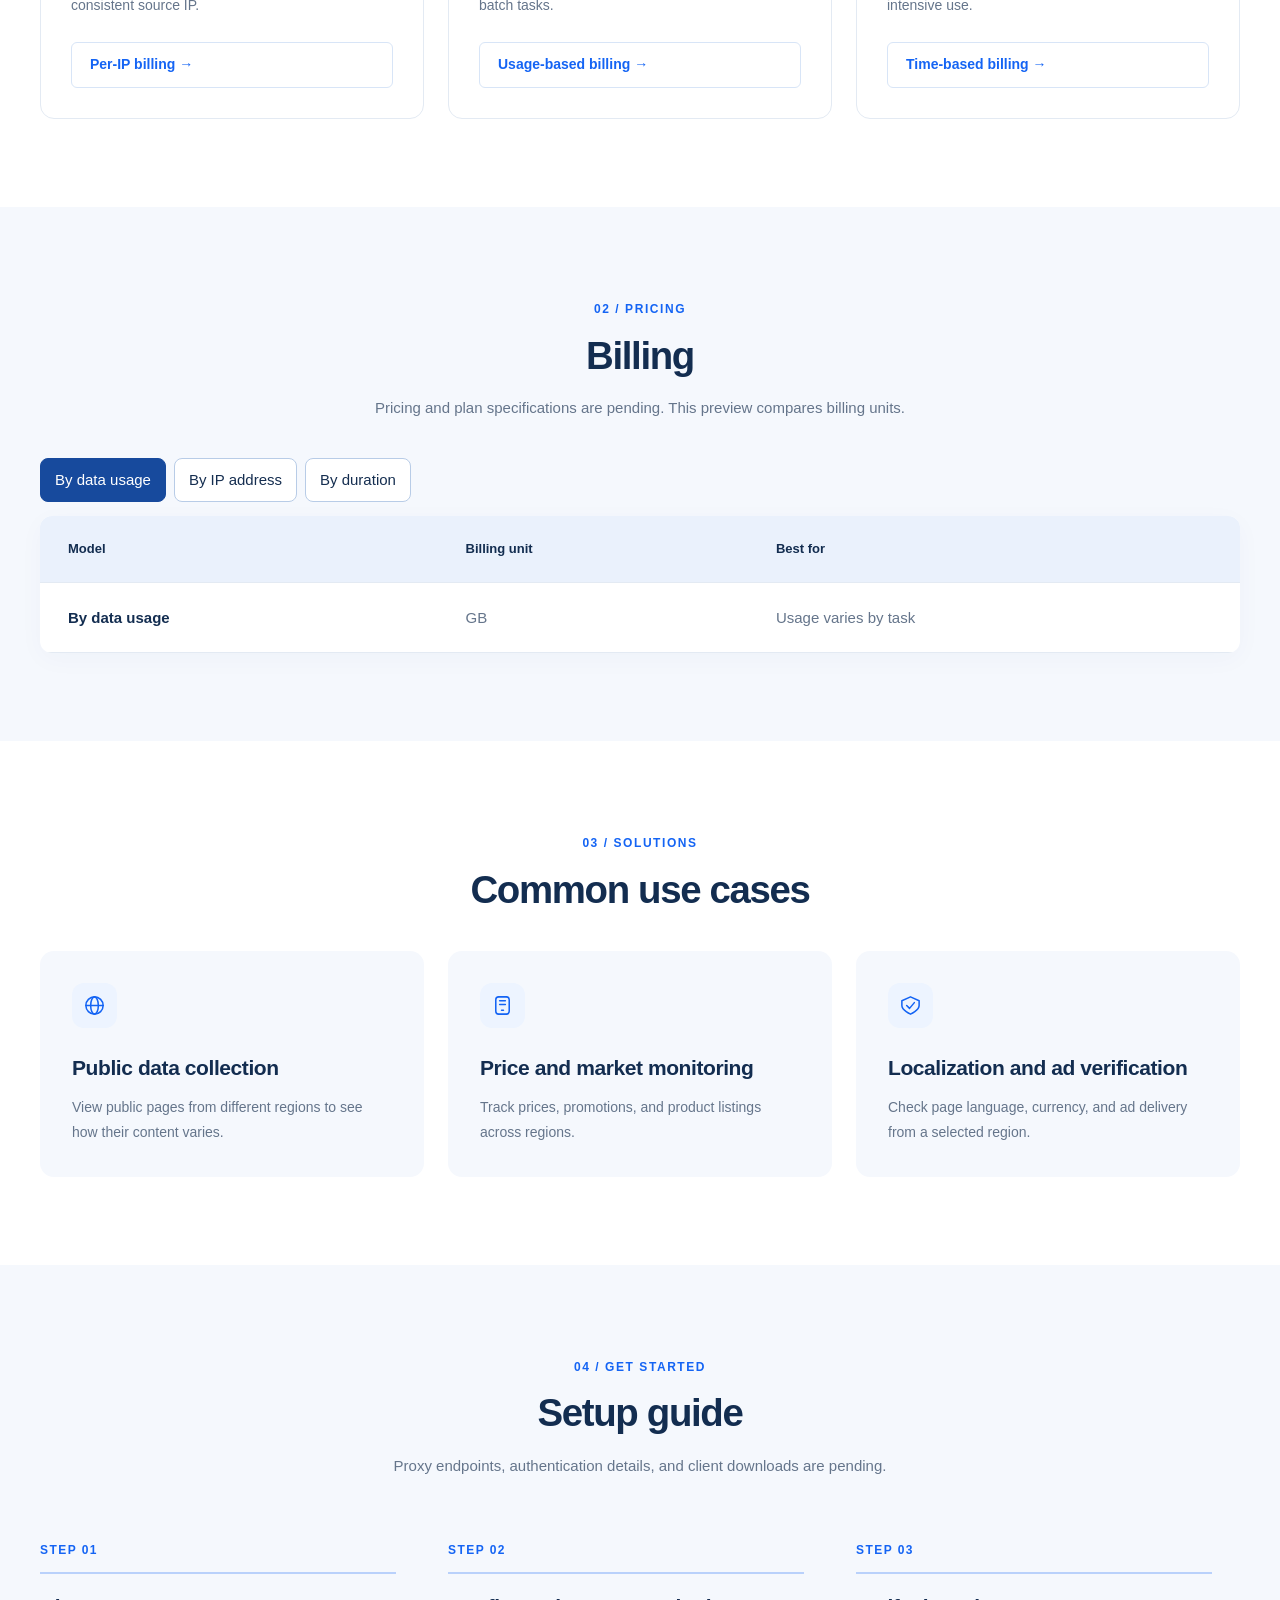
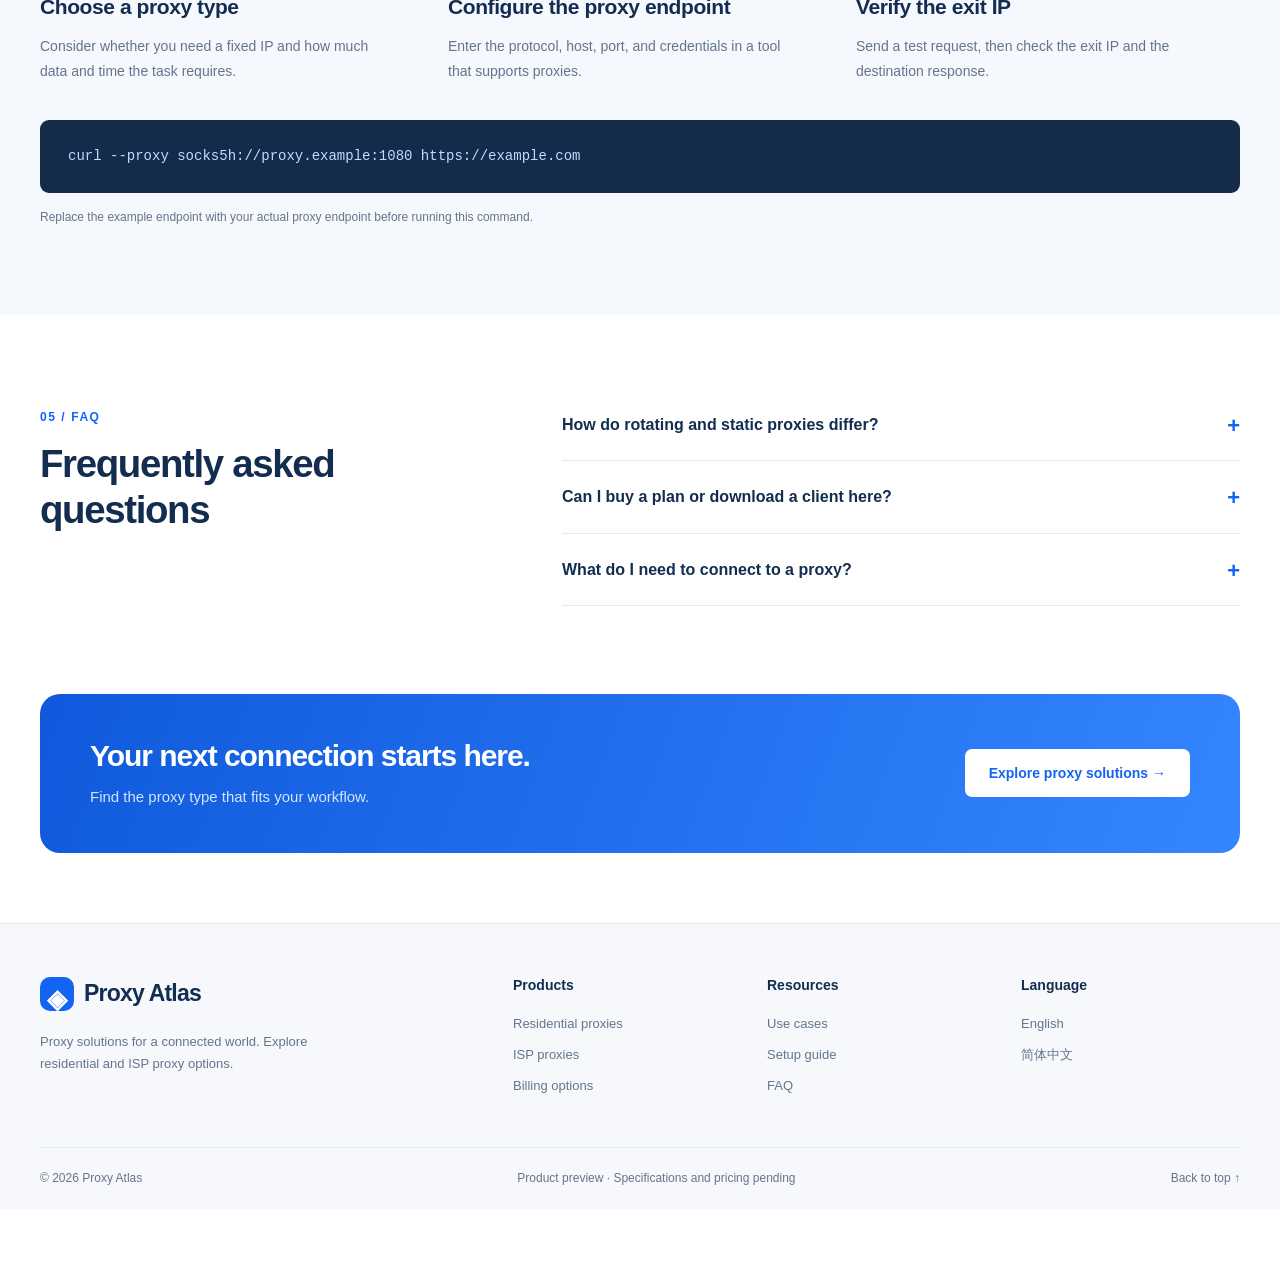
<file: prototype-en.html>
<!doctype html>
<html lang="en">
<head>
<meta charset="utf-8">
<link rel="alternate" hreflang="en" href="prototype-en.html">
<link rel="alternate" hreflang="zh-CN" href="prototype-zh.html">
<meta name="viewport" content="width=device-width, initial-scale=1">
<meta name="description" content="Explore proxy types, billing options, and setup.">
<title>Prototype | Proxy Atlas · Proxy services</title>
<link rel="stylesheet" href="styles.css">
<link rel='stylesheet' href='prototype.css'><script src='prototype.js' defer></script></head>
<body>
<header class="top"><div class="wrap bar"><a class="brand" href="#home"><b>◈</b> Proxy Atlas</a><nav aria-label="Main navigation"><a href="#products">Proxy products</a><a href="#pricing">Billing</a><a href="#solutions">Solutions</a><a href="#guide">Setup guide</a><a href="#faq">FAQ</a><a href="prototype-zh.html" lang="zh-CN" hreflang="zh-CN">简体中文</a></nav><a class="btn" href="#guide">Quick start ↗</a></div></header>
<main id="home">
<div class="hero"><div class="wrap"><div><span class="tag">PROXY ATLAS · RESIDENTIAL PROXIES</span><h1>Residential proxies.<br><em>A world of possibilities.</em></h1><p>Compare rotating residential proxies and fixed ISP endpoints by session behavior, data usage, and IP stability.</p><div class="actions"><a class="btn" href="#products">Explore proxies →</a><a class="btn outline" href="#pricing">Compare billing options</a></div><div class="strip"><span>HTTP(S)</span><span>SOCKS5</span><span>Protocol options</span></div></div>
<svg class="network" viewBox="0 0 580 500" role="img" aria-label="Illustration of proxy routing">
<defs><radialGradient id="sphere" cx=".3" cy=".25" r=".8"><stop stop-color="#fcfeff"/><stop offset=".45" stop-color="#b9d9ff"/><stop offset="1" stop-color="#4389ed"/></radialGradient><linearGradient id="arc"><stop stop-color="#2f77ef" stop-opacity=".1"/><stop offset=".55" stop-color="#2978ed"/><stop offset="1" stop-color="#76acff"/></linearGradient><filter id="shadow"><feDropShadow dx="0" dy="12" stdDeviation="15" flood-color="#346bba" flood-opacity=".16"/></filter><clipPath id="ball"><circle cx="295" cy="245" r="168"/></clipPath></defs>
<ellipse cx="295" cy="435" rx="146" ry="16" fill="#b7d3f5" opacity=".25"/>
<circle cx="295" cy="245" r="206" fill="none" stroke="#dae7fa"/><circle cx="295" cy="245" r="229" fill="none" stroke="#e3edfb" stroke-dasharray="3 9"/>
<circle cx="295" cy="245" r="168" fill="url(#sphere)" filter="url(#shadow)"/>
<g clip-path="url(#ball)" stroke="#fff" stroke-opacity=".45" fill="none"><ellipse cx="295" cy="245" rx="40" ry="168"/><ellipse cx="295" cy="245" rx="168" ry="40"/><ellipse cx="295" cy="245" rx="85" ry="168"/><ellipse cx="295" cy="245" rx="168" ry="85"/><ellipse cx="295" cy="245" rx="130" ry="168"/><ellipse cx="295" cy="245" rx="168" ry="130"/><ellipse cx="295" cy="245" rx="165" ry="168"/><ellipse cx="295" cy="245" rx="168" ry="165"/></g><g fill="#2974d7" opacity=".48" clip-path="url(#ball)"><circle cx="200" cy="134" r="1.9"/><circle cx="207" cy="134" r="1.9"/><circle cx="214" cy="134" r="1.9"/><circle cx="221" cy="134" r="1.9"/><circle cx="228" cy="134" r="1.9"/><circle cx="235" cy="134" r="1.9"/><circle cx="193" cy="141" r="1.9"/><circle cx="200" cy="141" r="1.9"/><circle cx="207" cy="141" r="1.9"/><circle cx="214" cy="141" r="1.9"/><circle cx="221" cy="141" r="1.9"/><circle cx="228" cy="141" r="1.9"/><circle cx="235" cy="141" r="1.9"/><circle cx="242" cy="141" r="1.9"/><circle cx="249" cy="141" r="1.9"/><circle cx="186" cy="148" r="1.9"/><circle cx="193" cy="148" r="1.9"/><circle cx="200" cy="148" r="1.9"/><circle cx="207" cy="148" r="1.9"/><circle cx="214" cy="148" r="1.9"/><circle cx="221" cy="148" r="1.9"/><circle cx="228" cy="148" r="1.9"/><circle cx="235" cy="148" r="1.9"/><circle cx="242" cy="148" r="1.9"/><circle cx="249" cy="148" r="1.9"/><circle cx="333" cy="148" r="1.9"/><circle cx="172" cy="155" r="1.9"/><circle cx="179" cy="155" r="1.9"/><circle cx="186" cy="155" r="1.9"/><circle cx="193" cy="155" r="1.9"/><circle cx="200" cy="155" r="1.9"/><circle cx="207" cy="155" r="1.9"/><circle cx="214" cy="155" r="1.9"/><circle cx="221" cy="155" r="1.9"/><circle cx="228" cy="155" r="1.9"/><circle cx="235" cy="155" r="1.9"/><circle cx="242" cy="155" r="1.9"/><circle cx="249" cy="155" r="1.9"/><circle cx="319" cy="155" r="1.9"/><circle cx="326" cy="155" r="1.9"/><circle cx="333" cy="155" r="1.9"/><circle cx="340" cy="155" r="1.9"/><circle cx="347" cy="155" r="1.9"/><circle cx="354" cy="155" r="1.9"/><circle cx="361" cy="155" r="1.9"/><circle cx="165" cy="162" r="1.9"/><circle cx="172" cy="162" r="1.9"/><circle cx="179" cy="162" r="1.9"/><circle cx="186" cy="162" r="1.9"/><circle cx="193" cy="162" r="1.9"/><circle cx="200" cy="162" r="1.9"/><circle cx="207" cy="162" r="1.9"/><circle cx="214" cy="162" r="1.9"/><circle cx="221" cy="162" r="1.9"/><circle cx="228" cy="162" r="1.9"/><circle cx="235" cy="162" r="1.9"/><circle cx="242" cy="162" r="1.9"/><circle cx="249" cy="162" r="1.9"/><circle cx="256" cy="162" r="1.9"/><circle cx="312" cy="162" r="1.9"/><circle cx="319" cy="162" r="1.9"/><circle cx="326" cy="162" r="1.9"/><circle cx="333" cy="162" r="1.9"/><circle cx="340" cy="162" r="1.9"/><circle cx="347" cy="162" r="1.9"/><circle cx="354" cy="162" r="1.9"/><circle cx="361" cy="162" r="1.9"/><circle cx="368" cy="162" r="1.9"/><circle cx="165" cy="169" r="1.9"/><circle cx="172" cy="169" r="1.9"/><circle cx="179" cy="169" r="1.9"/><circle cx="186" cy="169" r="1.9"/><circle cx="193" cy="169" r="1.9"/><circle cx="200" cy="169" r="1.9"/><circle cx="207" cy="169" r="1.9"/><circle cx="214" cy="169" r="1.9"/><circle cx="221" cy="169" r="1.9"/><circle cx="228" cy="169" r="1.9"/><circle cx="235" cy="169" r="1.9"/><circle cx="242" cy="169" r="1.9"/><circle cx="249" cy="169" r="1.9"/><circle cx="256" cy="169" r="1.9"/><circle cx="305" cy="169" r="1.9"/><circle cx="312" cy="169" r="1.9"/><circle cx="319" cy="169" r="1.9"/><circle cx="326" cy="169" r="1.9"/><circle cx="333" cy="169" r="1.9"/><circle cx="340" cy="169" r="1.9"/><circle cx="347" cy="169" r="1.9"/><circle cx="354" cy="169" r="1.9"/><circle cx="361" cy="169" r="1.9"/><circle cx="368" cy="169" r="1.9"/><circle cx="375" cy="169" r="1.9"/><circle cx="172" cy="176" r="1.9"/><circle cx="179" cy="176" r="1.9"/><circle cx="186" cy="176" r="1.9"/><circle cx="193" cy="176" r="1.9"/><circle cx="200" cy="176" r="1.9"/><circle cx="207" cy="176" r="1.9"/><circle cx="214" cy="176" r="1.9"/><circle cx="221" cy="176" r="1.9"/><circle cx="228" cy="176" r="1.9"/><circle cx="235" cy="176" r="1.9"/><circle cx="242" cy="176" r="1.9"/><circle cx="249" cy="176" r="1.9"/><circle cx="305" cy="176" r="1.9"/><circle cx="312" cy="176" r="1.9"/><circle cx="319" cy="176" r="1.9"/><circle cx="326" cy="176" r="1.9"/><circle cx="333" cy="176" r="1.9"/><circle cx="340" cy="176" r="1.9"/><circle cx="347" cy="176" r="1.9"/><circle cx="354" cy="176" r="1.9"/><circle cx="361" cy="176" r="1.9"/><circle cx="368" cy="176" r="1.9"/><circle cx="375" cy="176" r="1.9"/><circle cx="382" cy="176" r="1.9"/><circle cx="172" cy="183" r="1.9"/><circle cx="179" cy="183" r="1.9"/><circle cx="186" cy="183" r="1.9"/><circle cx="193" cy="183" r="1.9"/><circle cx="200" cy="183" r="1.9"/><circle cx="207" cy="183" r="1.9"/><circle cx="214" cy="183" r="1.9"/><circle cx="221" cy="183" r="1.9"/><circle cx="228" cy="183" r="1.9"/><circle cx="235" cy="183" r="1.9"/><circle cx="242" cy="183" r="1.9"/><circle cx="312" cy="183" r="1.9"/><circle cx="319" cy="183" r="1.9"/><circle cx="326" cy="183" r="1.9"/><circle cx="333" cy="183" r="1.9"/><circle cx="340" cy="183" r="1.9"/><circle cx="347" cy="183" r="1.9"/><circle cx="354" cy="183" r="1.9"/><circle cx="361" cy="183" r="1.9"/><circle cx="368" cy="183" r="1.9"/><circle cx="375" cy="183" r="1.9"/><circle cx="382" cy="183" r="1.9"/><circle cx="389" cy="183" r="1.9"/><circle cx="172" cy="190" r="1.9"/><circle cx="179" cy="190" r="1.9"/><circle cx="186" cy="190" r="1.9"/><circle cx="193" cy="190" r="1.9"/><circle cx="200" cy="190" r="1.9"/><circle cx="207" cy="190" r="1.9"/><circle cx="214" cy="190" r="1.9"/><circle cx="221" cy="190" r="1.9"/><circle cx="228" cy="190" r="1.9"/><circle cx="235" cy="190" r="1.9"/><circle cx="312" cy="190" r="1.9"/><circle cx="319" cy="190" r="1.9"/><circle cx="326" cy="190" r="1.9"/><circle cx="333" cy="190" r="1.9"/><circle cx="340" cy="190" r="1.9"/><circle cx="347" cy="190" r="1.9"/><circle cx="354" cy="190" r="1.9"/><circle cx="361" cy="190" r="1.9"/><circle cx="368" cy="190" r="1.9"/><circle cx="375" cy="190" r="1.9"/><circle cx="382" cy="190" r="1.9"/><circle cx="389" cy="190" r="1.9"/><circle cx="396" cy="190" r="1.9"/><circle cx="403" cy="190" r="1.9"/><circle cx="179" cy="197" r="1.9"/><circle cx="186" cy="197" r="1.9"/><circle cx="193" cy="197" r="1.9"/><circle cx="200" cy="197" r="1.9"/><circle cx="207" cy="197" r="1.9"/><circle cx="214" cy="197" r="1.9"/><circle cx="221" cy="197" r="1.9"/><circle cx="228" cy="197" r="1.9"/><circle cx="319" cy="197" r="1.9"/><circle cx="326" cy="197" r="1.9"/><circle cx="333" cy="197" r="1.9"/><circle cx="340" cy="197" r="1.9"/><circle cx="347" cy="197" r="1.9"/><circle cx="354" cy="197" r="1.9"/><circle cx="361" cy="197" r="1.9"/><circle cx="368" cy="197" r="1.9"/><circle cx="375" cy="197" r="1.9"/><circle cx="382" cy="197" r="1.9"/><circle cx="389" cy="197" r="1.9"/><circle cx="396" cy="197" r="1.9"/><circle cx="403" cy="197" r="1.9"/><circle cx="410" cy="197" r="1.9"/><circle cx="417" cy="197" r="1.9"/><circle cx="179" cy="204" r="1.9"/><circle cx="186" cy="204" r="1.9"/><circle cx="193" cy="204" r="1.9"/><circle cx="200" cy="204" r="1.9"/><circle cx="207" cy="204" r="1.9"/><circle cx="214" cy="204" r="1.9"/><circle cx="221" cy="204" r="1.9"/><circle cx="319" cy="204" r="1.9"/><circle cx="326" cy="204" r="1.9"/><circle cx="333" cy="204" r="1.9"/><circle cx="340" cy="204" r="1.9"/><circle cx="347" cy="204" r="1.9"/><circle cx="354" cy="204" r="1.9"/><circle cx="361" cy="204" r="1.9"/><circle cx="368" cy="204" r="1.9"/><circle cx="375" cy="204" r="1.9"/><circle cx="382" cy="204" r="1.9"/><circle cx="389" cy="204" r="1.9"/><circle cx="396" cy="204" r="1.9"/><circle cx="403" cy="204" r="1.9"/><circle cx="410" cy="204" r="1.9"/><circle cx="417" cy="204" r="1.9"/><circle cx="424" cy="204" r="1.9"/><circle cx="179" cy="211" r="1.9"/><circle cx="186" cy="211" r="1.9"/><circle cx="193" cy="211" r="1.9"/><circle cx="200" cy="211" r="1.9"/><circle cx="207" cy="211" r="1.9"/><circle cx="214" cy="211" r="1.9"/><circle cx="221" cy="211" r="1.9"/><circle cx="326" cy="211" r="1.9"/><circle cx="333" cy="211" r="1.9"/><circle cx="340" cy="211" r="1.9"/><circle cx="361" cy="211" r="1.9"/><circle cx="368" cy="211" r="1.9"/><circle cx="375" cy="211" r="1.9"/><circle cx="382" cy="211" r="1.9"/><circle cx="389" cy="211" r="1.9"/><circle cx="396" cy="211" r="1.9"/><circle cx="403" cy="211" r="1.9"/><circle cx="410" cy="211" r="1.9"/><circle cx="417" cy="211" r="1.9"/><circle cx="424" cy="211" r="1.9"/><circle cx="431" cy="211" r="1.9"/><circle cx="193" cy="218" r="1.9"/><circle cx="200" cy="218" r="1.9"/><circle cx="207" cy="218" r="1.9"/><circle cx="214" cy="218" r="1.9"/><circle cx="368" cy="218" r="1.9"/><circle cx="375" cy="218" r="1.9"/><circle cx="382" cy="218" r="1.9"/><circle cx="389" cy="218" r="1.9"/><circle cx="396" cy="218" r="1.9"/><circle cx="403" cy="218" r="1.9"/><circle cx="410" cy="218" r="1.9"/><circle cx="417" cy="218" r="1.9"/><circle cx="424" cy="218" r="1.9"/><circle cx="207" cy="225" r="1.9"/><circle cx="214" cy="225" r="1.9"/><circle cx="305" cy="225" r="1.9"/><circle cx="312" cy="225" r="1.9"/><circle cx="319" cy="225" r="1.9"/><circle cx="326" cy="225" r="1.9"/><circle cx="333" cy="225" r="1.9"/><circle cx="340" cy="225" r="1.9"/><circle cx="375" cy="225" r="1.9"/><circle cx="382" cy="225" r="1.9"/><circle cx="389" cy="225" r="1.9"/><circle cx="396" cy="225" r="1.9"/><circle cx="403" cy="225" r="1.9"/><circle cx="410" cy="225" r="1.9"/><circle cx="417" cy="225" r="1.9"/><circle cx="424" cy="225" r="1.9"/><circle cx="305" cy="232" r="1.9"/><circle cx="312" cy="232" r="1.9"/><circle cx="319" cy="232" r="1.9"/><circle cx="326" cy="232" r="1.9"/><circle cx="333" cy="232" r="1.9"/><circle cx="340" cy="232" r="1.9"/><circle cx="382" cy="232" r="1.9"/><circle cx="389" cy="232" r="1.9"/><circle cx="396" cy="232" r="1.9"/><circle cx="403" cy="232" r="1.9"/><circle cx="410" cy="232" r="1.9"/><circle cx="417" cy="232" r="1.9"/><circle cx="424" cy="232" r="1.9"/><circle cx="312" cy="239" r="1.9"/><circle cx="319" cy="239" r="1.9"/><circle cx="326" cy="239" r="1.9"/><circle cx="333" cy="239" r="1.9"/><circle cx="340" cy="239" r="1.9"/><circle cx="347" cy="239" r="1.9"/><circle cx="410" cy="239" r="1.9"/><circle cx="417" cy="239" r="1.9"/><circle cx="228" cy="246" r="1.9"/><circle cx="235" cy="246" r="1.9"/><circle cx="242" cy="246" r="1.9"/><circle cx="312" cy="246" r="1.9"/><circle cx="319" cy="246" r="1.9"/><circle cx="326" cy="246" r="1.9"/><circle cx="333" cy="246" r="1.9"/><circle cx="340" cy="246" r="1.9"/><circle cx="347" cy="246" r="1.9"/><circle cx="228" cy="253" r="1.9"/><circle cx="235" cy="253" r="1.9"/><circle cx="242" cy="253" r="1.9"/><circle cx="249" cy="253" r="1.9"/><circle cx="256" cy="253" r="1.9"/><circle cx="312" cy="253" r="1.9"/><circle cx="319" cy="253" r="1.9"/><circle cx="326" cy="253" r="1.9"/><circle cx="333" cy="253" r="1.9"/><circle cx="340" cy="253" r="1.9"/><circle cx="347" cy="253" r="1.9"/><circle cx="354" cy="253" r="1.9"/><circle cx="228" cy="260" r="1.9"/><circle cx="235" cy="260" r="1.9"/><circle cx="242" cy="260" r="1.9"/><circle cx="249" cy="260" r="1.9"/><circle cx="256" cy="260" r="1.9"/><circle cx="263" cy="260" r="1.9"/><circle cx="312" cy="260" r="1.9"/><circle cx="319" cy="260" r="1.9"/><circle cx="326" cy="260" r="1.9"/><circle cx="333" cy="260" r="1.9"/><circle cx="340" cy="260" r="1.9"/><circle cx="347" cy="260" r="1.9"/><circle cx="354" cy="260" r="1.9"/><circle cx="228" cy="267" r="1.9"/><circle cx="235" cy="267" r="1.9"/><circle cx="242" cy="267" r="1.9"/><circle cx="249" cy="267" r="1.9"/><circle cx="256" cy="267" r="1.9"/><circle cx="263" cy="267" r="1.9"/><circle cx="312" cy="267" r="1.9"/><circle cx="319" cy="267" r="1.9"/><circle cx="326" cy="267" r="1.9"/><circle cx="333" cy="267" r="1.9"/><circle cx="340" cy="267" r="1.9"/><circle cx="347" cy="267" r="1.9"/><circle cx="354" cy="267" r="1.9"/><circle cx="228" cy="274" r="1.9"/><circle cx="235" cy="274" r="1.9"/><circle cx="242" cy="274" r="1.9"/><circle cx="249" cy="274" r="1.9"/><circle cx="256" cy="274" r="1.9"/><circle cx="263" cy="274" r="1.9"/><circle cx="270" cy="274" r="1.9"/><circle cx="312" cy="274" r="1.9"/><circle cx="319" cy="274" r="1.9"/><circle cx="326" cy="274" r="1.9"/><circle cx="333" cy="274" r="1.9"/><circle cx="340" cy="274" r="1.9"/><circle cx="347" cy="274" r="1.9"/><circle cx="221" cy="281" r="1.9"/><circle cx="228" cy="281" r="1.9"/><circle cx="235" cy="281" r="1.9"/><circle cx="242" cy="281" r="1.9"/><circle cx="249" cy="281" r="1.9"/><circle cx="256" cy="281" r="1.9"/><circle cx="263" cy="281" r="1.9"/><circle cx="270" cy="281" r="1.9"/><circle cx="312" cy="281" r="1.9"/><circle cx="319" cy="281" r="1.9"/><circle cx="326" cy="281" r="1.9"/><circle cx="333" cy="281" r="1.9"/><circle cx="340" cy="281" r="1.9"/><circle cx="347" cy="281" r="1.9"/><circle cx="221" cy="288" r="1.9"/><circle cx="228" cy="288" r="1.9"/><circle cx="235" cy="288" r="1.9"/><circle cx="242" cy="288" r="1.9"/><circle cx="249" cy="288" r="1.9"/><circle cx="256" cy="288" r="1.9"/><circle cx="263" cy="288" r="1.9"/><circle cx="270" cy="288" r="1.9"/><circle cx="319" cy="288" r="1.9"/><circle cx="326" cy="288" r="1.9"/><circle cx="333" cy="288" r="1.9"/><circle cx="340" cy="288" r="1.9"/><circle cx="221" cy="295" r="1.9"/><circle cx="228" cy="295" r="1.9"/><circle cx="235" cy="295" r="1.9"/><circle cx="242" cy="295" r="1.9"/><circle cx="249" cy="295" r="1.9"/><circle cx="256" cy="295" r="1.9"/><circle cx="263" cy="295" r="1.9"/><circle cx="270" cy="295" r="1.9"/><circle cx="319" cy="295" r="1.9"/><circle cx="326" cy="295" r="1.9"/><circle cx="333" cy="295" r="1.9"/><circle cx="340" cy="295" r="1.9"/><circle cx="221" cy="302" r="1.9"/><circle cx="228" cy="302" r="1.9"/><circle cx="235" cy="302" r="1.9"/><circle cx="242" cy="302" r="1.9"/><circle cx="249" cy="302" r="1.9"/><circle cx="256" cy="302" r="1.9"/><circle cx="263" cy="302" r="1.9"/><circle cx="326" cy="302" r="1.9"/><circle cx="333" cy="302" r="1.9"/><circle cx="221" cy="309" r="1.9"/><circle cx="228" cy="309" r="1.9"/><circle cx="235" cy="309" r="1.9"/><circle cx="242" cy="309" r="1.9"/><circle cx="249" cy="309" r="1.9"/><circle cx="256" cy="309" r="1.9"/><circle cx="263" cy="309" r="1.9"/><circle cx="333" cy="309" r="1.9"/><circle cx="417" cy="309" r="1.9"/><circle cx="424" cy="309" r="1.9"/><circle cx="221" cy="316" r="1.9"/><circle cx="228" cy="316" r="1.9"/><circle cx="235" cy="316" r="1.9"/><circle cx="242" cy="316" r="1.9"/><circle cx="249" cy="316" r="1.9"/><circle cx="256" cy="316" r="1.9"/><circle cx="389" cy="316" r="1.9"/><circle cx="396" cy="316" r="1.9"/><circle cx="403" cy="316" r="1.9"/><circle cx="410" cy="316" r="1.9"/><circle cx="417" cy="316" r="1.9"/><circle cx="424" cy="316" r="1.9"/><circle cx="431" cy="316" r="1.9"/><circle cx="228" cy="323" r="1.9"/><circle cx="235" cy="323" r="1.9"/><circle cx="242" cy="323" r="1.9"/><circle cx="249" cy="323" r="1.9"/><circle cx="256" cy="323" r="1.9"/><circle cx="396" cy="323" r="1.9"/><circle cx="403" cy="323" r="1.9"/><circle cx="410" cy="323" r="1.9"/><circle cx="417" cy="323" r="1.9"/><circle cx="424" cy="323" r="1.9"/><circle cx="431" cy="323" r="1.9"/><circle cx="438" cy="323" r="1.9"/><circle cx="228" cy="330" r="1.9"/><circle cx="235" cy="330" r="1.9"/><circle cx="242" cy="330" r="1.9"/><circle cx="249" cy="330" r="1.9"/><circle cx="256" cy="330" r="1.9"/><circle cx="403" cy="330" r="1.9"/><circle cx="410" cy="330" r="1.9"/><circle cx="417" cy="330" r="1.9"/><circle cx="424" cy="330" r="1.9"/><circle cx="431" cy="330" r="1.9"/><circle cx="438" cy="330" r="1.9"/><circle cx="445" cy="330" r="1.9"/><circle cx="228" cy="337" r="1.9"/><circle cx="235" cy="337" r="1.9"/><circle cx="242" cy="337" r="1.9"/><circle cx="249" cy="337" r="1.9"/><circle cx="403" cy="337" r="1.9"/><circle cx="410" cy="337" r="1.9"/><circle cx="417" cy="337" r="1.9"/><circle cx="424" cy="337" r="1.9"/><circle cx="431" cy="337" r="1.9"/><circle cx="235" cy="344" r="1.9"/><circle cx="242" cy="344" r="1.9"/><circle cx="249" cy="344" r="1.9"/><circle cx="410" cy="344" r="1.9"/><circle cx="417" cy="344" r="1.9"/><circle cx="235" cy="351" r="1.9"/><circle cx="242" cy="351" r="1.9"/><circle cx="242" cy="358" r="1.9"/></g><g fill="none" stroke="url(#arc)" stroke-width="2"><path d="M160 208Q280 0 431 215"/><path d="M160 208Q300 110 381 319"/><path d="M160 208Q230 385 381 319"/></g><g fill="#fff" stroke="#2c7cf5" stroke-width="4"><circle cx="160" cy="208" r="6"/><circle cx="431" cy="215" r="6"/><circle cx="381" cy="319" r="6"/></g>
<g filter="url(#shadow)"><rect x="36" y="137" width="152" height="57" rx="10" fill="white"/><rect x="379" y="116" width="165" height="57" rx="10" fill="white"/><rect x="343" y="352" width="184" height="57" rx="10" fill="white"/></g>
<g font-family="Segoe UI,Arial" font-size="12" fill="#15345c"><text x="56" y="161">HTTP(S)</text><text x="56" y="179" fill="#7288a6" font-size="10">Web requests</text><text x="399" y="140">SOCKS5</text><text x="399" y="158" fill="#7288a6" font-size="10">Application traffic</text><text x="364" y="376">One connected workflow</text><text x="364" y="394" fill="#7288a6" font-size="10">Network illustration</text></g></svg></div></div>
<div class="wrap benefits"><div class="benefit"><svg class="icon" viewBox="0 0 24 24" fill="none" stroke="currentColor" stroke-width="1.6" stroke-linecap="round" stroke-linejoin="round" aria-hidden="true"><circle cx="12" cy="12" r="9"/><ellipse cx="12" cy="12" rx="4" ry="9"/><path d="M3 12h18"/></svg><div><strong>Flexible IP types</strong><small>Residential & ISP</small></div></div><div class="benefit"><svg class="icon" viewBox="0 0 24 24" fill="none" stroke="currentColor" stroke-width="1.6" stroke-linecap="round" stroke-linejoin="round" aria-hidden="true"><rect x="5" y="3" width="14" height="18" rx="3"/><path d="M9 7h6M9 11h6M11 17h2"/></svg><div><strong>Session control</strong><small>Rotating or static</small></div></div><div class="benefit"><svg class="icon" viewBox="0 0 24 24" fill="none" stroke="currentColor" stroke-width="1.6" stroke-linecap="round" stroke-linejoin="round" aria-hidden="true"><path d="M12 3 3 7v5c0 5 9 9 9 9s9-4 9-9V7Z"/><path d="m8 12 3 3 5-6"/></svg><div><strong>Simple setup</strong><small>Endpoint configuration</small></div></div><div class="benefit"><svg class="icon" viewBox="0 0 24 24" fill="none" stroke="currentColor" stroke-width="1.6" stroke-linecap="round" stroke-linejoin="round" aria-hidden="true"><path d="M4 8h14l-4-4M20 16H6l4 4M18 8l-4 4M6 16l4-4"/></svg><div><strong>Flexible billing</strong><small>Data, IP or duration</small></div></div></div>
<section id="products" class="wrap"><div class="intro"><span class="tag">01 / PRODUCTS</span><h2>The right proxy for every workflow</h2><p>Explore five proxy types. Product availability and specifications are to be confirmed.</p></div><div class="grid">
<article class="card"><svg class="icon" viewBox="0 0 24 24" fill="none" stroke="currentColor" stroke-width="1.6" stroke-linecap="round" stroke-linejoin="round" aria-hidden="true"><circle cx="12" cy="12" r="9"/><ellipse cx="12" cy="12" rx="4" ry="9"/><path d="M3 12h18"/></svg><h3>Rotating residential proxies</h3><p>Rotate residential IPs per request or keep the same IP for a session.</p><a class="link" href="#pricing">Usage-based billing →</a></article>
<article class="card"><svg class="icon" viewBox="0 0 24 24" fill="none" stroke="currentColor" stroke-width="1.6" stroke-linecap="round" stroke-linejoin="round" aria-hidden="true"><rect x="5" y="3" width="14" height="18" rx="3"/><path d="M9 7h6M9 11h6M11 17h2"/></svg><h3>Static residential proxies</h3><p>Keep a fixed residential IP throughout the plan period.</p><a class="link" href="#pricing">Per-IP billing →</a></article>
<article class="card"><svg class="icon" viewBox="0 0 24 24" fill="none" stroke="currentColor" stroke-width="1.6" stroke-linecap="round" stroke-linejoin="round" aria-hidden="true"><path d="M12 3 3 7v5c0 5 9 9 9 9s9-4 9-9V7Z"/><path d="m8 12 3 3 5-6"/></svg><h3>ISP proxies</h3><p>Use a fixed ISP endpoint for tasks that require a consistent source IP.</p><a class="link" href="#pricing">Per-IP billing →</a></article>
<article class="card"><svg class="icon" viewBox="0 0 24 24" fill="none" stroke="currentColor" stroke-width="1.6" stroke-linecap="round" stroke-linejoin="round" aria-hidden="true"><path d="M4 8h14l-4-4M20 16H6l4 4M18 8l-4 4M6 16l4-4"/></svg><h3>Rotating ISP proxies</h3><p>Rotate through a pool of ISP endpoints for recurring batch tasks.</p><a class="link" href="#pricing">Usage-based billing →</a></article>
<article class="card"><svg class="icon" viewBox="0 0 24 24" fill="none" stroke="currentColor" stroke-width="1.6" stroke-linecap="round" stroke-linejoin="round" aria-hidden="true"><path d="M9 8c-8-6-10 14 0 8l6-8c10-6 8 14 0 8Z"/></svg><h3>Unlimited residential proxies</h3><p>Choose a time-based plan for short periods of intensive use.</p><a class="link" href="#pricing">Time-based billing →</a></article>
</div></section>
<section id="pricing" class="band"><div class="wrap"><div class="intro"><span class="tag">02 / PRICING</span><h2>Billing</h2><p>Pricing and plan specifications are pending. This preview compares billing units.</p></div><table class="table"><thead><tr><th scope="col">Model</th><th scope="col">Billing unit</th><th scope="col">Best for</th></tr></thead><tbody><tr><th scope="row">By data usage</th><td>GB</td><td>Usage varies by task</td></tr><tr><th scope="row">By IP address</th><td>IP / plan period</td><td>Consistent use of a fixed endpoint</td></tr><tr><th scope="row">By duration</th><td>Day / plan period</td><td>Short periods of intensive use</td></tr></tbody></table></div></section>
<section id="solutions" class="wrap"><div class="intro"><span class="tag">03 / SOLUTIONS</span><h2>Common use cases</h2></div><div class="grid"><article class="card"><svg class="icon" viewBox="0 0 24 24" fill="none" stroke="currentColor" stroke-width="1.6" stroke-linecap="round" stroke-linejoin="round" aria-hidden="true"><circle cx="12" cy="12" r="9"/><ellipse cx="12" cy="12" rx="4" ry="9"/><path d="M3 12h18"/></svg><h3>Public data collection</h3><p>View public pages from different regions to see how their content varies.</p></article><article class="card"><svg class="icon" viewBox="0 0 24 24" fill="none" stroke="currentColor" stroke-width="1.6" stroke-linecap="round" stroke-linejoin="round" aria-hidden="true"><rect x="5" y="3" width="14" height="18" rx="3"/><path d="M9 7h6M9 11h6M11 17h2"/></svg><h3>Price and market monitoring</h3><p>Track prices, promotions, and product listings across regions.</p></article><article class="card"><svg class="icon" viewBox="0 0 24 24" fill="none" stroke="currentColor" stroke-width="1.6" stroke-linecap="round" stroke-linejoin="round" aria-hidden="true"><path d="M12 3 3 7v5c0 5 9 9 9 9s9-4 9-9V7Z"/><path d="m8 12 3 3 5-6"/></svg><h3>Localization and ad verification</h3><p>Check page language, currency, and ad delivery from a selected region.</p></article></div></section>
<section id="guide" class="band"><div class="wrap"><div class="intro"><span class="tag">04 / GET STARTED</span><h2>Setup guide</h2><p>Proxy endpoints, authentication details, and client downloads are pending.</p></div><div class="grid"><article class="card"><span class="index">STEP 01</span><h3>Choose a proxy type</h3><p>Consider whether you need a fixed IP and how much data and time the task requires.</p></article><article class="card"><span class="index">STEP 02</span><h3>Configure the proxy endpoint</h3><p>Enter the protocol, host, port, and credentials in a tool that supports proxies.</p></article><article class="card"><span class="index">STEP 03</span><h3>Verify the exit IP</h3><p>Send a test request, then check the exit IP and the destination response.</p></article></div><div class="example"><code>curl --proxy socks5h://proxy.example:1080 https://example.com</code></div><p>Replace the example endpoint with your actual proxy endpoint before running this command.</p></div></section>
<section id="faq" class="wrap"><div><span class="tag">05 / FAQ</span><h2>Frequently asked questions</h2></div><div><details><summary>How do rotating and static proxies differ?</summary><p>Rotating proxies change exit IPs. Static proxies let you keep the same exit IP over time.</p></details><details><summary>Can I buy a plan or download a client here?</summary><p>This is a product preview. Purchase options and download links will be added with the official product details.</p></details><details><summary>What do I need to connect to a proxy?</summary><p>You typically need the protocol, host, port, and any credentials required by the endpoint.</p></details></div></section>
<div class="wrap closing"><div><h2>Your next connection starts here.</h2><p>Find the proxy type that fits your workflow.</p></div><a class="btn" href="#products">Explore proxy solutions →</a></div></main><footer><div class="wrap footer-main"><div><a class="brand" href="#home"><b>◈</b> Proxy Atlas</a><p>Proxy solutions for a connected world. Explore residential and ISP proxy options.</p></div><div><strong>Products</strong><a href="#products">Residential proxies</a><a href="#products">ISP proxies</a><a href="#pricing">Billing options</a></div><div><strong>Resources</strong><a href="#solutions">Use cases</a><a href="#guide">Setup guide</a><a href="#faq">FAQ</a></div><div><strong>Language</strong><a href="prototype-en.html" lang="en">English</a><a href="prototype-zh.html" lang="zh-CN">简体中文</a></div></div><div class="wrap foot"><span>© 2026 Proxy Atlas</span><span>Product preview · Specifications and pricing pending</span><a href="#home">Back to top ↑</a></div></footer>
</body></html>
</file>
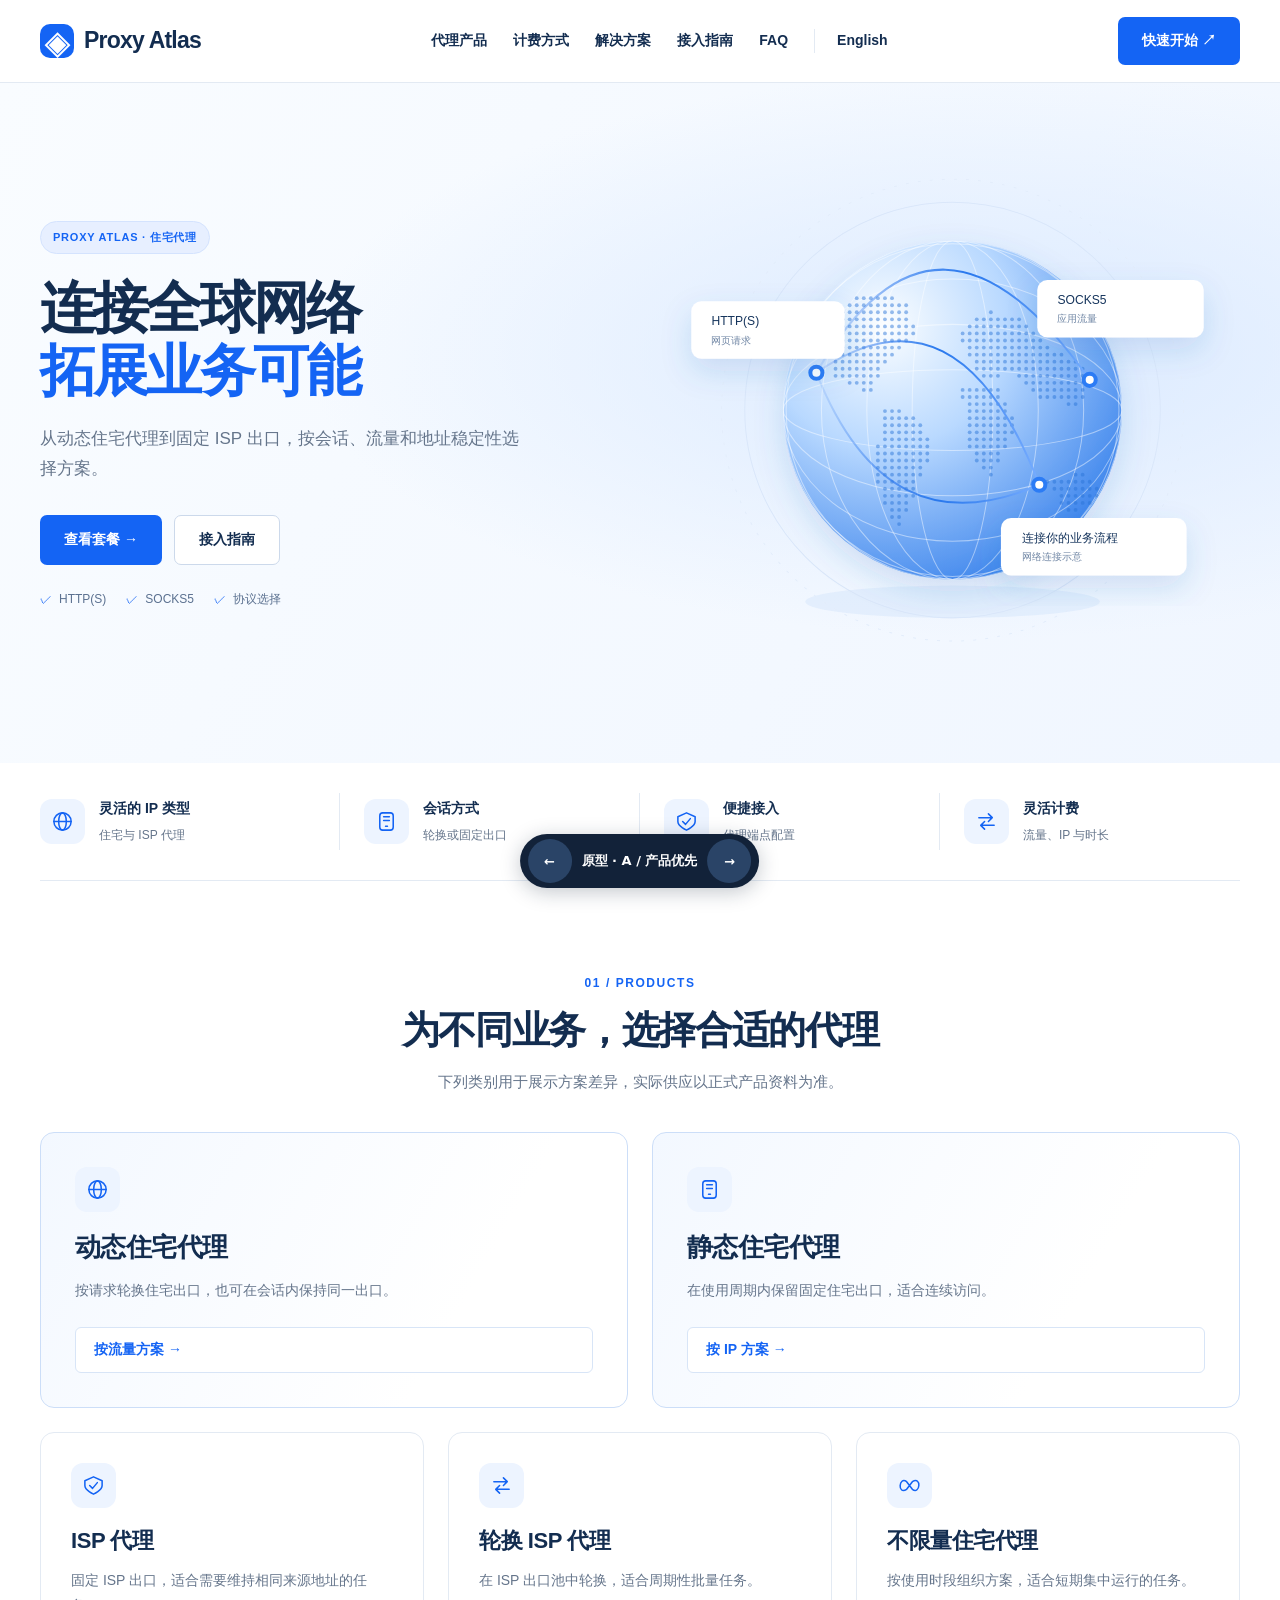
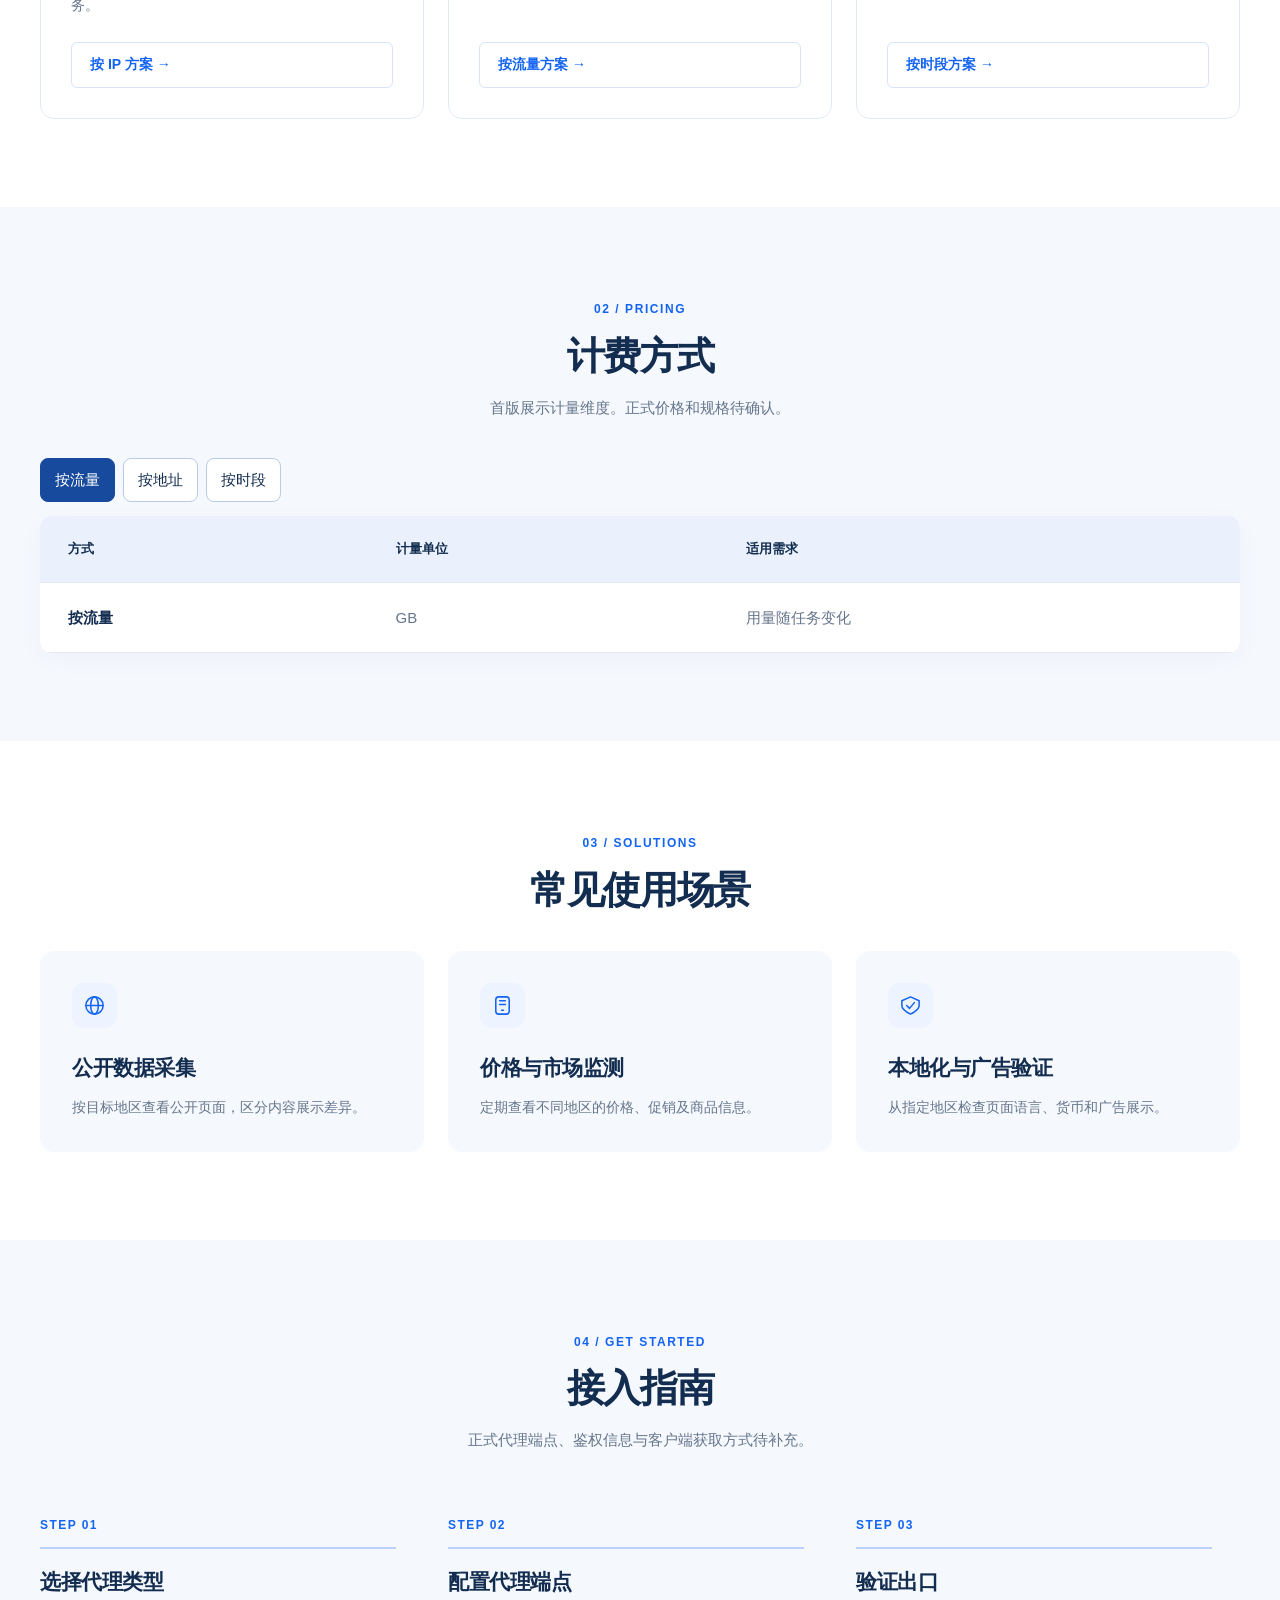
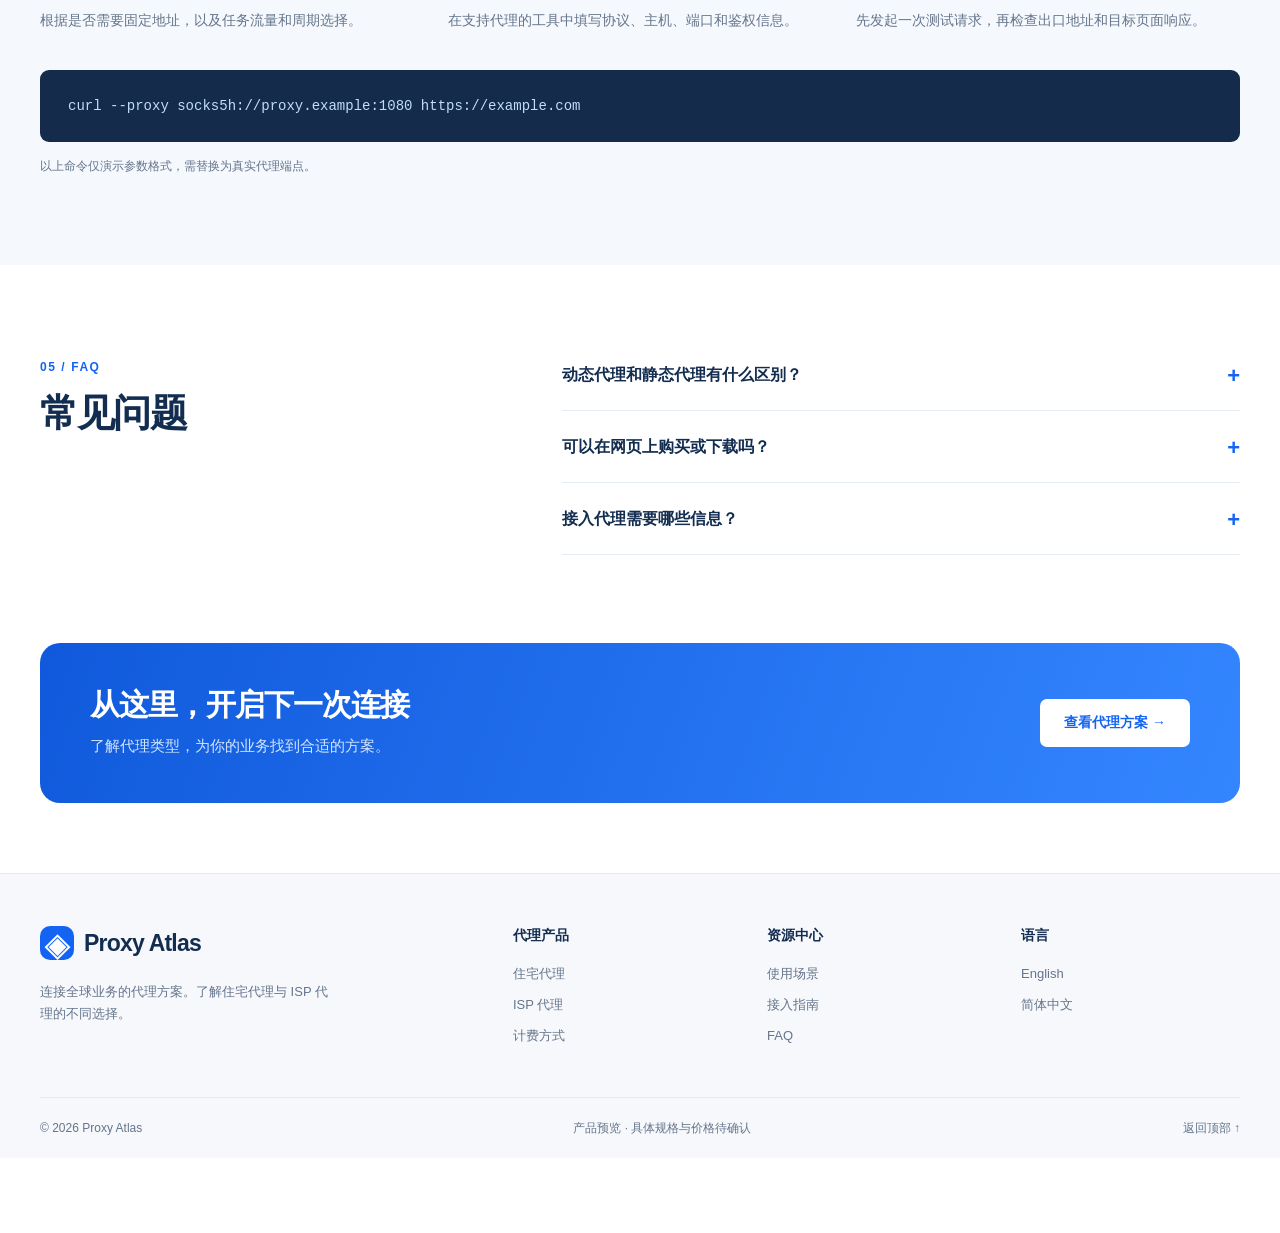
<file: prototype-zh.html>
<!doctype html>
<html lang="zh-CN">
<head>
<meta charset="utf-8">
<link rel="alternate" hreflang="en" href="prototype-en.html">
<link rel="alternate" hreflang="zh-CN" href="prototype-zh.html">
<meta name="viewport" content="width=device-width, initial-scale=1">
<meta name="description" content="了解代理类型、计费方式和接入流程。">
<title>Prototype | Proxy Atlas · 代理服务</title>
<link rel="stylesheet" href="styles.css">
<link rel='stylesheet' href='prototype.css'><script src='prototype.js' defer></script></head>
<body>
<header class="top"><div class="wrap bar"><a class="brand" href="#home"><b>◈</b> Proxy Atlas</a><nav aria-label="主导航"><a href="#products">代理产品</a><a href="#pricing">计费方式</a><a href="#solutions">解决方案</a><a href="#guide">接入指南</a><a href="#faq">FAQ</a><a href="prototype-en.html" lang="en" hreflang="en">English</a></nav><a class="btn" href="#guide">快速开始 ↗</a></div></header>
<main id="home">
<div class="hero"><div class="wrap"><div><span class="tag">PROXY ATLAS · 住宅代理</span><h1>连接全球网络<br><em>拓展业务可能</em></h1><p>从动态住宅代理到固定 ISP 出口，按会话、流量和地址稳定性选择方案。</p><div class="actions"><a class="btn" href="#products">浏览代理产品 →</a><a class="btn outline" href="#pricing">比较计费方式</a></div><div class="strip"><span>HTTP(S)</span><span>SOCKS5</span><span>协议选择</span></div></div>
<svg class="network" viewBox="0 0 580 500" role="img" aria-label="代理路由示意图">
<defs><radialGradient id="sphere" cx=".3" cy=".25" r=".8"><stop stop-color="#fcfeff"/><stop offset=".45" stop-color="#b9d9ff"/><stop offset="1" stop-color="#4389ed"/></radialGradient><linearGradient id="arc"><stop stop-color="#2f77ef" stop-opacity=".1"/><stop offset=".55" stop-color="#2978ed"/><stop offset="1" stop-color="#76acff"/></linearGradient><filter id="shadow"><feDropShadow dx="0" dy="12" stdDeviation="15" flood-color="#346bba" flood-opacity=".16"/></filter><clipPath id="ball"><circle cx="295" cy="245" r="168"/></clipPath></defs>
<ellipse cx="295" cy="435" rx="146" ry="16" fill="#b7d3f5" opacity=".25"/>
<circle cx="295" cy="245" r="206" fill="none" stroke="#dae7fa"/><circle cx="295" cy="245" r="229" fill="none" stroke="#e3edfb" stroke-dasharray="3 9"/>
<circle cx="295" cy="245" r="168" fill="url(#sphere)" filter="url(#shadow)"/>
<g clip-path="url(#ball)" stroke="#fff" stroke-opacity=".45" fill="none"><ellipse cx="295" cy="245" rx="40" ry="168"/><ellipse cx="295" cy="245" rx="168" ry="40"/><ellipse cx="295" cy="245" rx="85" ry="168"/><ellipse cx="295" cy="245" rx="168" ry="85"/><ellipse cx="295" cy="245" rx="130" ry="168"/><ellipse cx="295" cy="245" rx="168" ry="130"/><ellipse cx="295" cy="245" rx="165" ry="168"/><ellipse cx="295" cy="245" rx="168" ry="165"/></g><g fill="#2974d7" opacity=".48" clip-path="url(#ball)"><circle cx="200" cy="134" r="1.9"/><circle cx="207" cy="134" r="1.9"/><circle cx="214" cy="134" r="1.9"/><circle cx="221" cy="134" r="1.9"/><circle cx="228" cy="134" r="1.9"/><circle cx="235" cy="134" r="1.9"/><circle cx="193" cy="141" r="1.9"/><circle cx="200" cy="141" r="1.9"/><circle cx="207" cy="141" r="1.9"/><circle cx="214" cy="141" r="1.9"/><circle cx="221" cy="141" r="1.9"/><circle cx="228" cy="141" r="1.9"/><circle cx="235" cy="141" r="1.9"/><circle cx="242" cy="141" r="1.9"/><circle cx="249" cy="141" r="1.9"/><circle cx="186" cy="148" r="1.9"/><circle cx="193" cy="148" r="1.9"/><circle cx="200" cy="148" r="1.9"/><circle cx="207" cy="148" r="1.9"/><circle cx="214" cy="148" r="1.9"/><circle cx="221" cy="148" r="1.9"/><circle cx="228" cy="148" r="1.9"/><circle cx="235" cy="148" r="1.9"/><circle cx="242" cy="148" r="1.9"/><circle cx="249" cy="148" r="1.9"/><circle cx="333" cy="148" r="1.9"/><circle cx="172" cy="155" r="1.9"/><circle cx="179" cy="155" r="1.9"/><circle cx="186" cy="155" r="1.9"/><circle cx="193" cy="155" r="1.9"/><circle cx="200" cy="155" r="1.9"/><circle cx="207" cy="155" r="1.9"/><circle cx="214" cy="155" r="1.9"/><circle cx="221" cy="155" r="1.9"/><circle cx="228" cy="155" r="1.9"/><circle cx="235" cy="155" r="1.9"/><circle cx="242" cy="155" r="1.9"/><circle cx="249" cy="155" r="1.9"/><circle cx="319" cy="155" r="1.9"/><circle cx="326" cy="155" r="1.9"/><circle cx="333" cy="155" r="1.9"/><circle cx="340" cy="155" r="1.9"/><circle cx="347" cy="155" r="1.9"/><circle cx="354" cy="155" r="1.9"/><circle cx="361" cy="155" r="1.9"/><circle cx="165" cy="162" r="1.9"/><circle cx="172" cy="162" r="1.9"/><circle cx="179" cy="162" r="1.9"/><circle cx="186" cy="162" r="1.9"/><circle cx="193" cy="162" r="1.9"/><circle cx="200" cy="162" r="1.9"/><circle cx="207" cy="162" r="1.9"/><circle cx="214" cy="162" r="1.9"/><circle cx="221" cy="162" r="1.9"/><circle cx="228" cy="162" r="1.9"/><circle cx="235" cy="162" r="1.9"/><circle cx="242" cy="162" r="1.9"/><circle cx="249" cy="162" r="1.9"/><circle cx="256" cy="162" r="1.9"/><circle cx="312" cy="162" r="1.9"/><circle cx="319" cy="162" r="1.9"/><circle cx="326" cy="162" r="1.9"/><circle cx="333" cy="162" r="1.9"/><circle cx="340" cy="162" r="1.9"/><circle cx="347" cy="162" r="1.9"/><circle cx="354" cy="162" r="1.9"/><circle cx="361" cy="162" r="1.9"/><circle cx="368" cy="162" r="1.9"/><circle cx="165" cy="169" r="1.9"/><circle cx="172" cy="169" r="1.9"/><circle cx="179" cy="169" r="1.9"/><circle cx="186" cy="169" r="1.9"/><circle cx="193" cy="169" r="1.9"/><circle cx="200" cy="169" r="1.9"/><circle cx="207" cy="169" r="1.9"/><circle cx="214" cy="169" r="1.9"/><circle cx="221" cy="169" r="1.9"/><circle cx="228" cy="169" r="1.9"/><circle cx="235" cy="169" r="1.9"/><circle cx="242" cy="169" r="1.9"/><circle cx="249" cy="169" r="1.9"/><circle cx="256" cy="169" r="1.9"/><circle cx="305" cy="169" r="1.9"/><circle cx="312" cy="169" r="1.9"/><circle cx="319" cy="169" r="1.9"/><circle cx="326" cy="169" r="1.9"/><circle cx="333" cy="169" r="1.9"/><circle cx="340" cy="169" r="1.9"/><circle cx="347" cy="169" r="1.9"/><circle cx="354" cy="169" r="1.9"/><circle cx="361" cy="169" r="1.9"/><circle cx="368" cy="169" r="1.9"/><circle cx="375" cy="169" r="1.9"/><circle cx="172" cy="176" r="1.9"/><circle cx="179" cy="176" r="1.9"/><circle cx="186" cy="176" r="1.9"/><circle cx="193" cy="176" r="1.9"/><circle cx="200" cy="176" r="1.9"/><circle cx="207" cy="176" r="1.9"/><circle cx="214" cy="176" r="1.9"/><circle cx="221" cy="176" r="1.9"/><circle cx="228" cy="176" r="1.9"/><circle cx="235" cy="176" r="1.9"/><circle cx="242" cy="176" r="1.9"/><circle cx="249" cy="176" r="1.9"/><circle cx="305" cy="176" r="1.9"/><circle cx="312" cy="176" r="1.9"/><circle cx="319" cy="176" r="1.9"/><circle cx="326" cy="176" r="1.9"/><circle cx="333" cy="176" r="1.9"/><circle cx="340" cy="176" r="1.9"/><circle cx="347" cy="176" r="1.9"/><circle cx="354" cy="176" r="1.9"/><circle cx="361" cy="176" r="1.9"/><circle cx="368" cy="176" r="1.9"/><circle cx="375" cy="176" r="1.9"/><circle cx="382" cy="176" r="1.9"/><circle cx="172" cy="183" r="1.9"/><circle cx="179" cy="183" r="1.9"/><circle cx="186" cy="183" r="1.9"/><circle cx="193" cy="183" r="1.9"/><circle cx="200" cy="183" r="1.9"/><circle cx="207" cy="183" r="1.9"/><circle cx="214" cy="183" r="1.9"/><circle cx="221" cy="183" r="1.9"/><circle cx="228" cy="183" r="1.9"/><circle cx="235" cy="183" r="1.9"/><circle cx="242" cy="183" r="1.9"/><circle cx="312" cy="183" r="1.9"/><circle cx="319" cy="183" r="1.9"/><circle cx="326" cy="183" r="1.9"/><circle cx="333" cy="183" r="1.9"/><circle cx="340" cy="183" r="1.9"/><circle cx="347" cy="183" r="1.9"/><circle cx="354" cy="183" r="1.9"/><circle cx="361" cy="183" r="1.9"/><circle cx="368" cy="183" r="1.9"/><circle cx="375" cy="183" r="1.9"/><circle cx="382" cy="183" r="1.9"/><circle cx="389" cy="183" r="1.9"/><circle cx="172" cy="190" r="1.9"/><circle cx="179" cy="190" r="1.9"/><circle cx="186" cy="190" r="1.9"/><circle cx="193" cy="190" r="1.9"/><circle cx="200" cy="190" r="1.9"/><circle cx="207" cy="190" r="1.9"/><circle cx="214" cy="190" r="1.9"/><circle cx="221" cy="190" r="1.9"/><circle cx="228" cy="190" r="1.9"/><circle cx="235" cy="190" r="1.9"/><circle cx="312" cy="190" r="1.9"/><circle cx="319" cy="190" r="1.9"/><circle cx="326" cy="190" r="1.9"/><circle cx="333" cy="190" r="1.9"/><circle cx="340" cy="190" r="1.9"/><circle cx="347" cy="190" r="1.9"/><circle cx="354" cy="190" r="1.9"/><circle cx="361" cy="190" r="1.9"/><circle cx="368" cy="190" r="1.9"/><circle cx="375" cy="190" r="1.9"/><circle cx="382" cy="190" r="1.9"/><circle cx="389" cy="190" r="1.9"/><circle cx="396" cy="190" r="1.9"/><circle cx="403" cy="190" r="1.9"/><circle cx="179" cy="197" r="1.9"/><circle cx="186" cy="197" r="1.9"/><circle cx="193" cy="197" r="1.9"/><circle cx="200" cy="197" r="1.9"/><circle cx="207" cy="197" r="1.9"/><circle cx="214" cy="197" r="1.9"/><circle cx="221" cy="197" r="1.9"/><circle cx="228" cy="197" r="1.9"/><circle cx="319" cy="197" r="1.9"/><circle cx="326" cy="197" r="1.9"/><circle cx="333" cy="197" r="1.9"/><circle cx="340" cy="197" r="1.9"/><circle cx="347" cy="197" r="1.9"/><circle cx="354" cy="197" r="1.9"/><circle cx="361" cy="197" r="1.9"/><circle cx="368" cy="197" r="1.9"/><circle cx="375" cy="197" r="1.9"/><circle cx="382" cy="197" r="1.9"/><circle cx="389" cy="197" r="1.9"/><circle cx="396" cy="197" r="1.9"/><circle cx="403" cy="197" r="1.9"/><circle cx="410" cy="197" r="1.9"/><circle cx="417" cy="197" r="1.9"/><circle cx="179" cy="204" r="1.9"/><circle cx="186" cy="204" r="1.9"/><circle cx="193" cy="204" r="1.9"/><circle cx="200" cy="204" r="1.9"/><circle cx="207" cy="204" r="1.9"/><circle cx="214" cy="204" r="1.9"/><circle cx="221" cy="204" r="1.9"/><circle cx="319" cy="204" r="1.9"/><circle cx="326" cy="204" r="1.9"/><circle cx="333" cy="204" r="1.9"/><circle cx="340" cy="204" r="1.9"/><circle cx="347" cy="204" r="1.9"/><circle cx="354" cy="204" r="1.9"/><circle cx="361" cy="204" r="1.9"/><circle cx="368" cy="204" r="1.9"/><circle cx="375" cy="204" r="1.9"/><circle cx="382" cy="204" r="1.9"/><circle cx="389" cy="204" r="1.9"/><circle cx="396" cy="204" r="1.9"/><circle cx="403" cy="204" r="1.9"/><circle cx="410" cy="204" r="1.9"/><circle cx="417" cy="204" r="1.9"/><circle cx="424" cy="204" r="1.9"/><circle cx="179" cy="211" r="1.9"/><circle cx="186" cy="211" r="1.9"/><circle cx="193" cy="211" r="1.9"/><circle cx="200" cy="211" r="1.9"/><circle cx="207" cy="211" r="1.9"/><circle cx="214" cy="211" r="1.9"/><circle cx="221" cy="211" r="1.9"/><circle cx="326" cy="211" r="1.9"/><circle cx="333" cy="211" r="1.9"/><circle cx="340" cy="211" r="1.9"/><circle cx="361" cy="211" r="1.9"/><circle cx="368" cy="211" r="1.9"/><circle cx="375" cy="211" r="1.9"/><circle cx="382" cy="211" r="1.9"/><circle cx="389" cy="211" r="1.9"/><circle cx="396" cy="211" r="1.9"/><circle cx="403" cy="211" r="1.9"/><circle cx="410" cy="211" r="1.9"/><circle cx="417" cy="211" r="1.9"/><circle cx="424" cy="211" r="1.9"/><circle cx="431" cy="211" r="1.9"/><circle cx="193" cy="218" r="1.9"/><circle cx="200" cy="218" r="1.9"/><circle cx="207" cy="218" r="1.9"/><circle cx="214" cy="218" r="1.9"/><circle cx="368" cy="218" r="1.9"/><circle cx="375" cy="218" r="1.9"/><circle cx="382" cy="218" r="1.9"/><circle cx="389" cy="218" r="1.9"/><circle cx="396" cy="218" r="1.9"/><circle cx="403" cy="218" r="1.9"/><circle cx="410" cy="218" r="1.9"/><circle cx="417" cy="218" r="1.9"/><circle cx="424" cy="218" r="1.9"/><circle cx="207" cy="225" r="1.9"/><circle cx="214" cy="225" r="1.9"/><circle cx="305" cy="225" r="1.9"/><circle cx="312" cy="225" r="1.9"/><circle cx="319" cy="225" r="1.9"/><circle cx="326" cy="225" r="1.9"/><circle cx="333" cy="225" r="1.9"/><circle cx="340" cy="225" r="1.9"/><circle cx="375" cy="225" r="1.9"/><circle cx="382" cy="225" r="1.9"/><circle cx="389" cy="225" r="1.9"/><circle cx="396" cy="225" r="1.9"/><circle cx="403" cy="225" r="1.9"/><circle cx="410" cy="225" r="1.9"/><circle cx="417" cy="225" r="1.9"/><circle cx="424" cy="225" r="1.9"/><circle cx="305" cy="232" r="1.9"/><circle cx="312" cy="232" r="1.9"/><circle cx="319" cy="232" r="1.9"/><circle cx="326" cy="232" r="1.9"/><circle cx="333" cy="232" r="1.9"/><circle cx="340" cy="232" r="1.9"/><circle cx="382" cy="232" r="1.9"/><circle cx="389" cy="232" r="1.9"/><circle cx="396" cy="232" r="1.9"/><circle cx="403" cy="232" r="1.9"/><circle cx="410" cy="232" r="1.9"/><circle cx="417" cy="232" r="1.9"/><circle cx="424" cy="232" r="1.9"/><circle cx="312" cy="239" r="1.9"/><circle cx="319" cy="239" r="1.9"/><circle cx="326" cy="239" r="1.9"/><circle cx="333" cy="239" r="1.9"/><circle cx="340" cy="239" r="1.9"/><circle cx="347" cy="239" r="1.9"/><circle cx="410" cy="239" r="1.9"/><circle cx="417" cy="239" r="1.9"/><circle cx="228" cy="246" r="1.9"/><circle cx="235" cy="246" r="1.9"/><circle cx="242" cy="246" r="1.9"/><circle cx="312" cy="246" r="1.9"/><circle cx="319" cy="246" r="1.9"/><circle cx="326" cy="246" r="1.9"/><circle cx="333" cy="246" r="1.9"/><circle cx="340" cy="246" r="1.9"/><circle cx="347" cy="246" r="1.9"/><circle cx="228" cy="253" r="1.9"/><circle cx="235" cy="253" r="1.9"/><circle cx="242" cy="253" r="1.9"/><circle cx="249" cy="253" r="1.9"/><circle cx="256" cy="253" r="1.9"/><circle cx="312" cy="253" r="1.9"/><circle cx="319" cy="253" r="1.9"/><circle cx="326" cy="253" r="1.9"/><circle cx="333" cy="253" r="1.9"/><circle cx="340" cy="253" r="1.9"/><circle cx="347" cy="253" r="1.9"/><circle cx="354" cy="253" r="1.9"/><circle cx="228" cy="260" r="1.9"/><circle cx="235" cy="260" r="1.9"/><circle cx="242" cy="260" r="1.9"/><circle cx="249" cy="260" r="1.9"/><circle cx="256" cy="260" r="1.9"/><circle cx="263" cy="260" r="1.9"/><circle cx="312" cy="260" r="1.9"/><circle cx="319" cy="260" r="1.9"/><circle cx="326" cy="260" r="1.9"/><circle cx="333" cy="260" r="1.9"/><circle cx="340" cy="260" r="1.9"/><circle cx="347" cy="260" r="1.9"/><circle cx="354" cy="260" r="1.9"/><circle cx="228" cy="267" r="1.9"/><circle cx="235" cy="267" r="1.9"/><circle cx="242" cy="267" r="1.9"/><circle cx="249" cy="267" r="1.9"/><circle cx="256" cy="267" r="1.9"/><circle cx="263" cy="267" r="1.9"/><circle cx="312" cy="267" r="1.9"/><circle cx="319" cy="267" r="1.9"/><circle cx="326" cy="267" r="1.9"/><circle cx="333" cy="267" r="1.9"/><circle cx="340" cy="267" r="1.9"/><circle cx="347" cy="267" r="1.9"/><circle cx="354" cy="267" r="1.9"/><circle cx="228" cy="274" r="1.9"/><circle cx="235" cy="274" r="1.9"/><circle cx="242" cy="274" r="1.9"/><circle cx="249" cy="274" r="1.9"/><circle cx="256" cy="274" r="1.9"/><circle cx="263" cy="274" r="1.9"/><circle cx="270" cy="274" r="1.9"/><circle cx="312" cy="274" r="1.9"/><circle cx="319" cy="274" r="1.9"/><circle cx="326" cy="274" r="1.9"/><circle cx="333" cy="274" r="1.9"/><circle cx="340" cy="274" r="1.9"/><circle cx="347" cy="274" r="1.9"/><circle cx="221" cy="281" r="1.9"/><circle cx="228" cy="281" r="1.9"/><circle cx="235" cy="281" r="1.9"/><circle cx="242" cy="281" r="1.9"/><circle cx="249" cy="281" r="1.9"/><circle cx="256" cy="281" r="1.9"/><circle cx="263" cy="281" r="1.9"/><circle cx="270" cy="281" r="1.9"/><circle cx="312" cy="281" r="1.9"/><circle cx="319" cy="281" r="1.9"/><circle cx="326" cy="281" r="1.9"/><circle cx="333" cy="281" r="1.9"/><circle cx="340" cy="281" r="1.9"/><circle cx="347" cy="281" r="1.9"/><circle cx="221" cy="288" r="1.9"/><circle cx="228" cy="288" r="1.9"/><circle cx="235" cy="288" r="1.9"/><circle cx="242" cy="288" r="1.9"/><circle cx="249" cy="288" r="1.9"/><circle cx="256" cy="288" r="1.9"/><circle cx="263" cy="288" r="1.9"/><circle cx="270" cy="288" r="1.9"/><circle cx="319" cy="288" r="1.9"/><circle cx="326" cy="288" r="1.9"/><circle cx="333" cy="288" r="1.9"/><circle cx="340" cy="288" r="1.9"/><circle cx="221" cy="295" r="1.9"/><circle cx="228" cy="295" r="1.9"/><circle cx="235" cy="295" r="1.9"/><circle cx="242" cy="295" r="1.9"/><circle cx="249" cy="295" r="1.9"/><circle cx="256" cy="295" r="1.9"/><circle cx="263" cy="295" r="1.9"/><circle cx="270" cy="295" r="1.9"/><circle cx="319" cy="295" r="1.9"/><circle cx="326" cy="295" r="1.9"/><circle cx="333" cy="295" r="1.9"/><circle cx="340" cy="295" r="1.9"/><circle cx="221" cy="302" r="1.9"/><circle cx="228" cy="302" r="1.9"/><circle cx="235" cy="302" r="1.9"/><circle cx="242" cy="302" r="1.9"/><circle cx="249" cy="302" r="1.9"/><circle cx="256" cy="302" r="1.9"/><circle cx="263" cy="302" r="1.9"/><circle cx="326" cy="302" r="1.9"/><circle cx="333" cy="302" r="1.9"/><circle cx="221" cy="309" r="1.9"/><circle cx="228" cy="309" r="1.9"/><circle cx="235" cy="309" r="1.9"/><circle cx="242" cy="309" r="1.9"/><circle cx="249" cy="309" r="1.9"/><circle cx="256" cy="309" r="1.9"/><circle cx="263" cy="309" r="1.9"/><circle cx="333" cy="309" r="1.9"/><circle cx="417" cy="309" r="1.9"/><circle cx="424" cy="309" r="1.9"/><circle cx="221" cy="316" r="1.9"/><circle cx="228" cy="316" r="1.9"/><circle cx="235" cy="316" r="1.9"/><circle cx="242" cy="316" r="1.9"/><circle cx="249" cy="316" r="1.9"/><circle cx="256" cy="316" r="1.9"/><circle cx="389" cy="316" r="1.9"/><circle cx="396" cy="316" r="1.9"/><circle cx="403" cy="316" r="1.9"/><circle cx="410" cy="316" r="1.9"/><circle cx="417" cy="316" r="1.9"/><circle cx="424" cy="316" r="1.9"/><circle cx="431" cy="316" r="1.9"/><circle cx="228" cy="323" r="1.9"/><circle cx="235" cy="323" r="1.9"/><circle cx="242" cy="323" r="1.9"/><circle cx="249" cy="323" r="1.9"/><circle cx="256" cy="323" r="1.9"/><circle cx="396" cy="323" r="1.9"/><circle cx="403" cy="323" r="1.9"/><circle cx="410" cy="323" r="1.9"/><circle cx="417" cy="323" r="1.9"/><circle cx="424" cy="323" r="1.9"/><circle cx="431" cy="323" r="1.9"/><circle cx="438" cy="323" r="1.9"/><circle cx="228" cy="330" r="1.9"/><circle cx="235" cy="330" r="1.9"/><circle cx="242" cy="330" r="1.9"/><circle cx="249" cy="330" r="1.9"/><circle cx="256" cy="330" r="1.9"/><circle cx="403" cy="330" r="1.9"/><circle cx="410" cy="330" r="1.9"/><circle cx="417" cy="330" r="1.9"/><circle cx="424" cy="330" r="1.9"/><circle cx="431" cy="330" r="1.9"/><circle cx="438" cy="330" r="1.9"/><circle cx="445" cy="330" r="1.9"/><circle cx="228" cy="337" r="1.9"/><circle cx="235" cy="337" r="1.9"/><circle cx="242" cy="337" r="1.9"/><circle cx="249" cy="337" r="1.9"/><circle cx="403" cy="337" r="1.9"/><circle cx="410" cy="337" r="1.9"/><circle cx="417" cy="337" r="1.9"/><circle cx="424" cy="337" r="1.9"/><circle cx="431" cy="337" r="1.9"/><circle cx="235" cy="344" r="1.9"/><circle cx="242" cy="344" r="1.9"/><circle cx="249" cy="344" r="1.9"/><circle cx="410" cy="344" r="1.9"/><circle cx="417" cy="344" r="1.9"/><circle cx="235" cy="351" r="1.9"/><circle cx="242" cy="351" r="1.9"/><circle cx="242" cy="358" r="1.9"/></g><g fill="none" stroke="url(#arc)" stroke-width="2"><path d="M160 208Q280 0 431 215"/><path d="M160 208Q300 110 381 319"/><path d="M160 208Q230 385 381 319"/></g><g fill="#fff" stroke="#2c7cf5" stroke-width="4"><circle cx="160" cy="208" r="6"/><circle cx="431" cy="215" r="6"/><circle cx="381" cy="319" r="6"/></g>
<g filter="url(#shadow)"><rect x="36" y="137" width="152" height="57" rx="10" fill="white"/><rect x="379" y="116" width="165" height="57" rx="10" fill="white"/><rect x="343" y="352" width="184" height="57" rx="10" fill="white"/></g>
<g font-family="Segoe UI,Arial" font-size="12" fill="#15345c"><text x="56" y="161">HTTP(S)</text><text x="56" y="179" fill="#7288a6" font-size="10">网页请求</text><text x="399" y="140">SOCKS5</text><text x="399" y="158" fill="#7288a6" font-size="10">应用流量</text><text x="364" y="376">连接你的业务流程</text><text x="364" y="394" fill="#7288a6" font-size="10">网络连接示意</text></g></svg></div></div>
<div class="wrap benefits"><div class="benefit"><svg class="icon" viewBox="0 0 24 24" fill="none" stroke="currentColor" stroke-width="1.6" stroke-linecap="round" stroke-linejoin="round" aria-hidden="true"><circle cx="12" cy="12" r="9"/><ellipse cx="12" cy="12" rx="4" ry="9"/><path d="M3 12h18"/></svg><div><strong>灵活的 IP 类型</strong><small>住宅与 ISP 代理</small></div></div><div class="benefit"><svg class="icon" viewBox="0 0 24 24" fill="none" stroke="currentColor" stroke-width="1.6" stroke-linecap="round" stroke-linejoin="round" aria-hidden="true"><rect x="5" y="3" width="14" height="18" rx="3"/><path d="M9 7h6M9 11h6M11 17h2"/></svg><div><strong>会话方式</strong><small>轮换或固定出口</small></div></div><div class="benefit"><svg class="icon" viewBox="0 0 24 24" fill="none" stroke="currentColor" stroke-width="1.6" stroke-linecap="round" stroke-linejoin="round" aria-hidden="true"><path d="M12 3 3 7v5c0 5 9 9 9 9s9-4 9-9V7Z"/><path d="m8 12 3 3 5-6"/></svg><div><strong>便捷接入</strong><small>代理端点配置</small></div></div><div class="benefit"><svg class="icon" viewBox="0 0 24 24" fill="none" stroke="currentColor" stroke-width="1.6" stroke-linecap="round" stroke-linejoin="round" aria-hidden="true"><path d="M4 8h14l-4-4M20 16H6l4 4M18 8l-4 4M6 16l4-4"/></svg><div><strong>灵活计费</strong><small>流量、IP 与时长</small></div></div></div>
<section id="products" class="wrap"><div class="intro"><span class="tag">01 / PRODUCTS</span><h2>为不同业务，选择合适的代理</h2><p>下列类别用于展示方案差异，实际供应以正式产品资料为准。</p></div><div class="grid">
<article class="card"><svg class="icon" viewBox="0 0 24 24" fill="none" stroke="currentColor" stroke-width="1.6" stroke-linecap="round" stroke-linejoin="round" aria-hidden="true"><circle cx="12" cy="12" r="9"/><ellipse cx="12" cy="12" rx="4" ry="9"/><path d="M3 12h18"/></svg><h3>动态住宅代理</h3><p>按请求轮换住宅出口，也可在会话内保持同一出口。</p><a class="link" href="#pricing">按流量方案 →</a></article>
<article class="card"><svg class="icon" viewBox="0 0 24 24" fill="none" stroke="currentColor" stroke-width="1.6" stroke-linecap="round" stroke-linejoin="round" aria-hidden="true"><rect x="5" y="3" width="14" height="18" rx="3"/><path d="M9 7h6M9 11h6M11 17h2"/></svg><h3>静态住宅代理</h3><p>在使用周期内保留固定住宅出口，适合连续访问。</p><a class="link" href="#pricing">按 IP 方案 →</a></article>
<article class="card"><svg class="icon" viewBox="0 0 24 24" fill="none" stroke="currentColor" stroke-width="1.6" stroke-linecap="round" stroke-linejoin="round" aria-hidden="true"><path d="M12 3 3 7v5c0 5 9 9 9 9s9-4 9-9V7Z"/><path d="m8 12 3 3 5-6"/></svg><h3>ISP 代理</h3><p>固定 ISP 出口，适合需要维持相同来源地址的任务。</p><a class="link" href="#pricing">按 IP 方案 →</a></article>
<article class="card"><svg class="icon" viewBox="0 0 24 24" fill="none" stroke="currentColor" stroke-width="1.6" stroke-linecap="round" stroke-linejoin="round" aria-hidden="true"><path d="M4 8h14l-4-4M20 16H6l4 4M18 8l-4 4M6 16l4-4"/></svg><h3>轮换 ISP 代理</h3><p>在 ISP 出口池中轮换，适合周期性批量任务。</p><a class="link" href="#pricing">按流量方案 →</a></article>
<article class="card"><svg class="icon" viewBox="0 0 24 24" fill="none" stroke="currentColor" stroke-width="1.6" stroke-linecap="round" stroke-linejoin="round" aria-hidden="true"><path d="M9 8c-8-6-10 14 0 8l6-8c10-6 8 14 0 8Z"/></svg><h3>不限量住宅代理</h3><p>按使用时段组织方案，适合短期集中运行的任务。</p><a class="link" href="#pricing">按时段方案 →</a></article>
</div></section>
<section id="pricing" class="band"><div class="wrap"><div class="intro"><span class="tag">02 / PRICING</span><h2>计费方式</h2><p>首版展示计量维度。正式价格和规格待确认。</p></div><table class="table"><thead><tr><th scope="col">方式</th><th scope="col">计量单位</th><th scope="col">适用需求</th></tr></thead><tbody><tr><th scope="row">按流量</th><td>GB</td><td>用量随任务变化</td></tr><tr><th scope="row">按地址</th><td>IP / 使用周期</td><td>持续使用固定出口</td></tr><tr><th scope="row">按时段</th><td>天 / 使用周期</td><td>短期集中运行任务</td></tr></tbody></table></div></section>
<section id="solutions" class="wrap"><div class="intro"><span class="tag">03 / SOLUTIONS</span><h2>常见使用场景</h2></div><div class="grid"><article class="card"><svg class="icon" viewBox="0 0 24 24" fill="none" stroke="currentColor" stroke-width="1.6" stroke-linecap="round" stroke-linejoin="round" aria-hidden="true"><circle cx="12" cy="12" r="9"/><ellipse cx="12" cy="12" rx="4" ry="9"/><path d="M3 12h18"/></svg><h3>公开数据采集</h3><p>按目标地区查看公开页面，区分内容展示差异。</p></article><article class="card"><svg class="icon" viewBox="0 0 24 24" fill="none" stroke="currentColor" stroke-width="1.6" stroke-linecap="round" stroke-linejoin="round" aria-hidden="true"><rect x="5" y="3" width="14" height="18" rx="3"/><path d="M9 7h6M9 11h6M11 17h2"/></svg><h3>价格与市场监测</h3><p>定期查看不同地区的价格、促销及商品信息。</p></article><article class="card"><svg class="icon" viewBox="0 0 24 24" fill="none" stroke="currentColor" stroke-width="1.6" stroke-linecap="round" stroke-linejoin="round" aria-hidden="true"><path d="M12 3 3 7v5c0 5 9 9 9 9s9-4 9-9V7Z"/><path d="m8 12 3 3 5-6"/></svg><h3>本地化与广告验证</h3><p>从指定地区检查页面语言、货币和广告展示。</p></article></div></section>
<section id="guide" class="band"><div class="wrap"><div class="intro"><span class="tag">04 / GET STARTED</span><h2>接入指南</h2><p>正式代理端点、鉴权信息与客户端获取方式待补充。</p></div><div class="grid"><article class="card"><span class="index">STEP 01</span><h3>选择代理类型</h3><p>根据是否需要固定地址，以及任务流量和周期选择。</p></article><article class="card"><span class="index">STEP 02</span><h3>配置代理端点</h3><p>在支持代理的工具中填写协议、主机、端口和鉴权信息。</p></article><article class="card"><span class="index">STEP 03</span><h3>验证出口</h3><p>先发起一次测试请求，再检查出口地址和目标页面响应。</p></article></div><div class="example"><code>curl --proxy socks5h://proxy.example:1080 https://example.com</code></div><p>以上命令仅演示参数格式，需替换为真实代理端点。</p></div></section>
<section id="faq" class="wrap"><div><span class="tag">05 / FAQ</span><h2>常见问题</h2></div><div><details><summary>动态代理和静态代理有什么区别？</summary><p>动态代理适合轮换出口，静态代理适合连续使用同一个出口。</p></details><details><summary>可以在网页上购买或下载吗？</summary><p>当前是产品预览。购买方式和客户端下载链接会随正式产品资料补充。</p></details><details><summary>接入代理需要哪些信息？</summary><p>通常需要代理协议、主机、端口，以及该端点要求的鉴权信息。</p></details></div></section>
<div class="wrap closing"><div><h2>从这里，开启下一次连接</h2><p>了解代理类型，为你的业务找到合适的方案。</p></div><a class="btn" href="#products">查看代理方案 →</a></div></main><footer><div class="wrap footer-main"><div><a class="brand" href="#home"><b>◈</b> Proxy Atlas</a><p>连接全球业务的代理方案。了解住宅代理与 ISP 代理的不同选择。</p></div><div><strong>代理产品</strong><a href="#products">住宅代理</a><a href="#products">ISP 代理</a><a href="#pricing">计费方式</a></div><div><strong>资源中心</strong><a href="#solutions">使用场景</a><a href="#guide">接入指南</a><a href="#faq">FAQ</a></div><div><strong>语言</strong><a href="prototype-en.html" lang="en">English</a><a href="prototype-zh.html" lang="zh-CN">简体中文</a></div></div><div class="wrap foot"><span>© 2026 Proxy Atlas</span><span>产品预览 · 具体规格与价格待确认</span><a href="#home">返回顶部 ↑</a></div></footer>
</body></html>
</file>
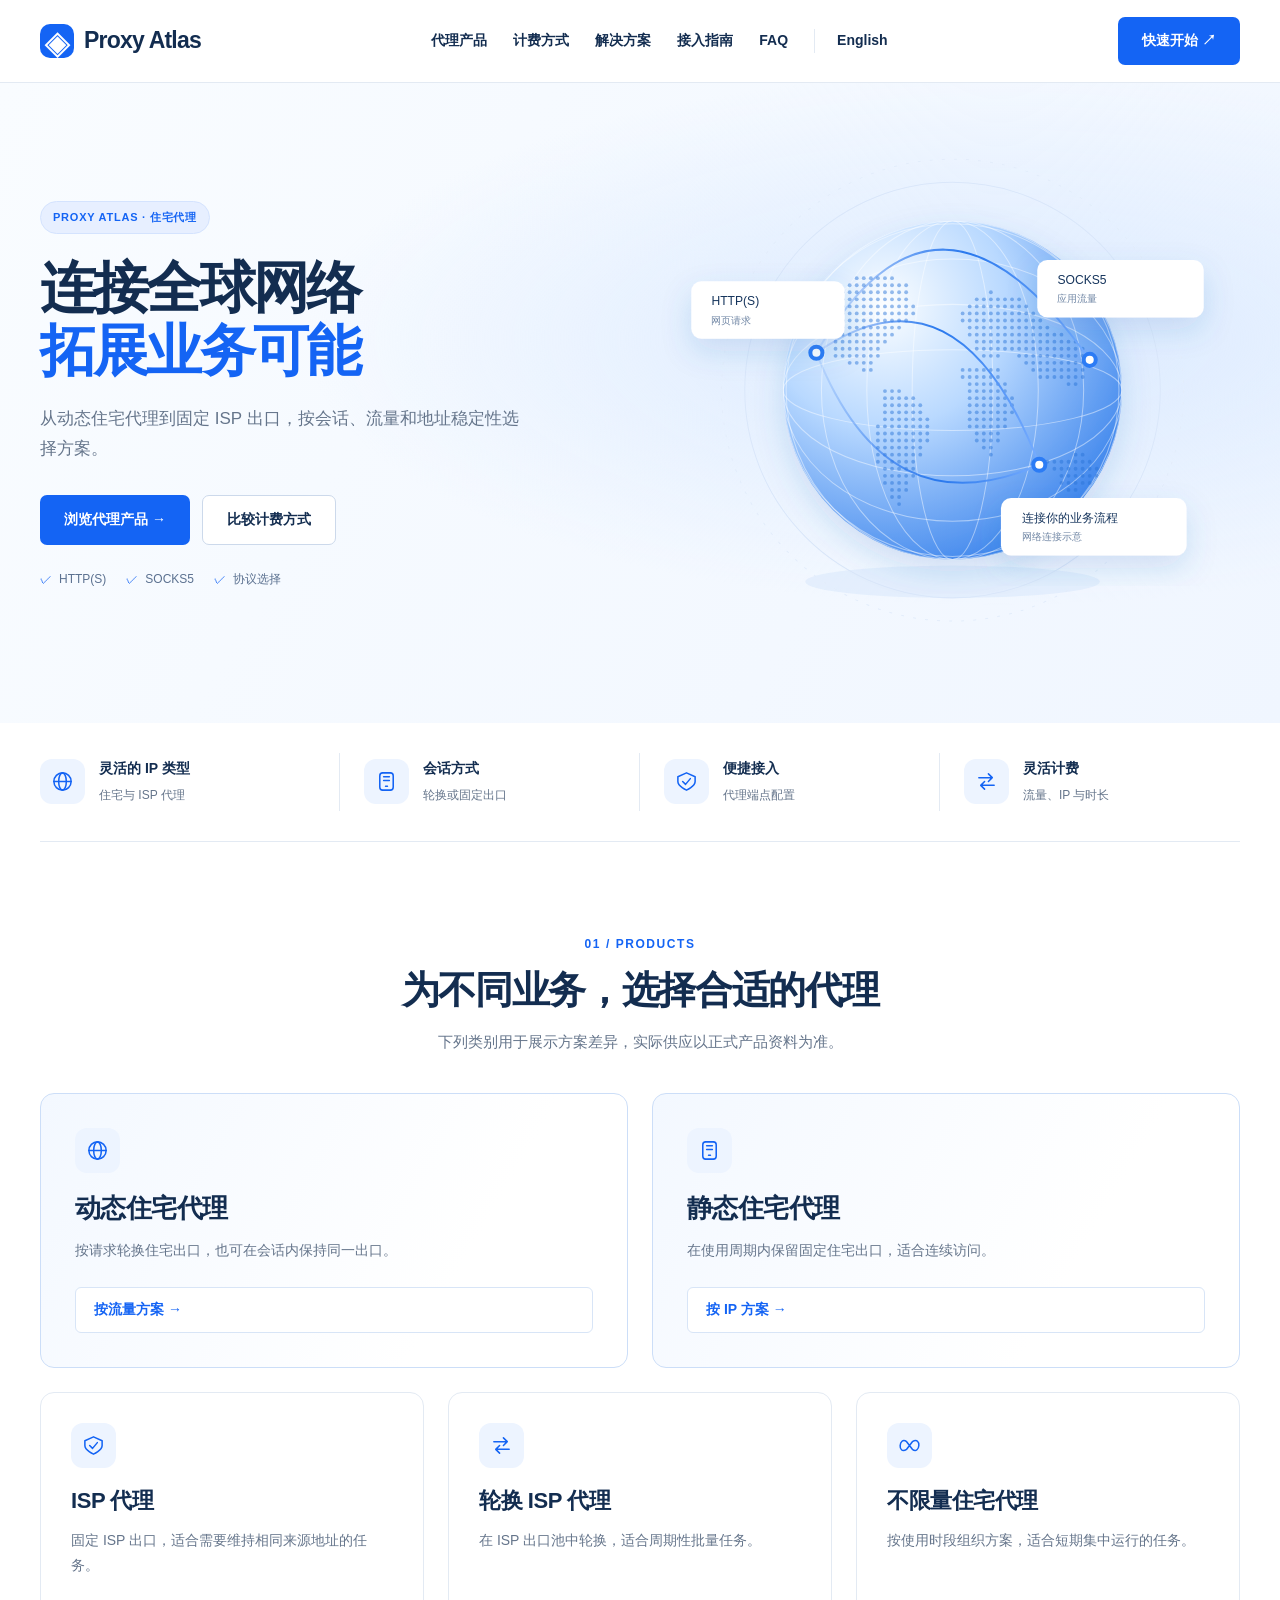
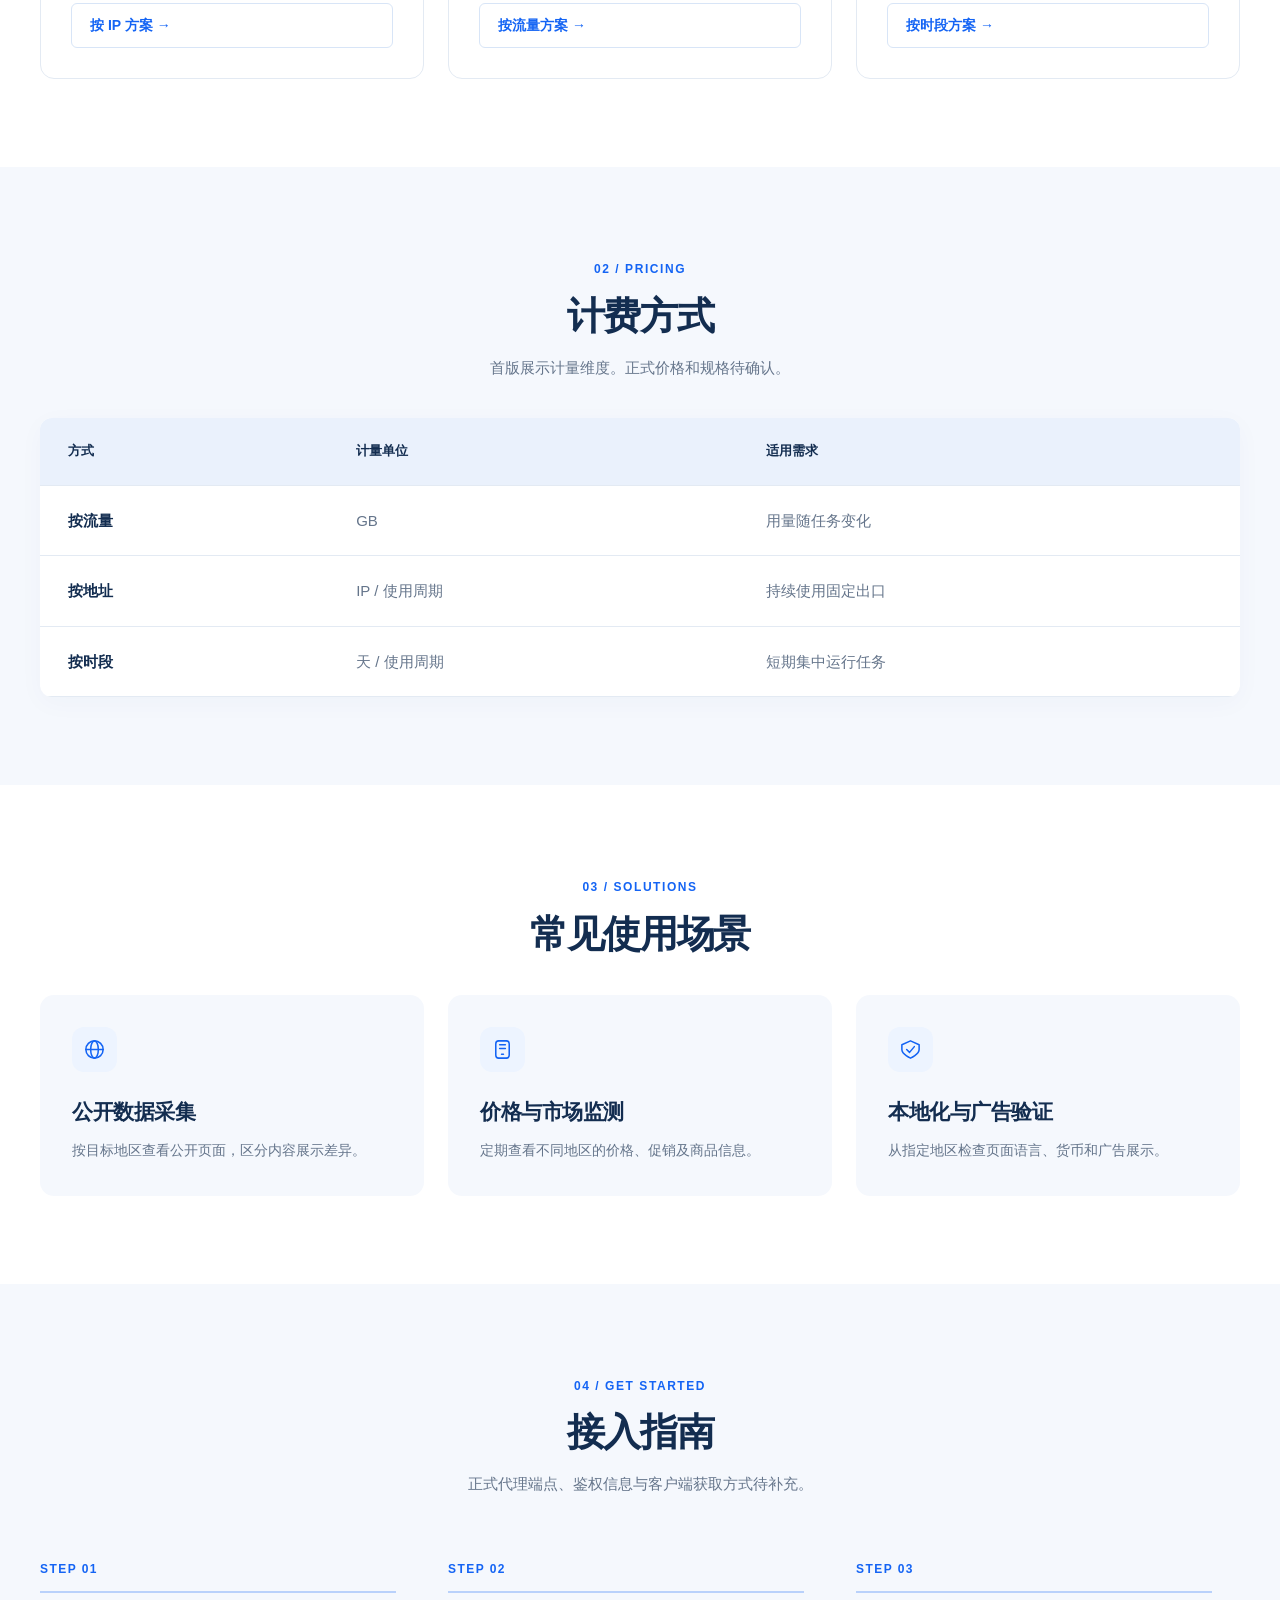
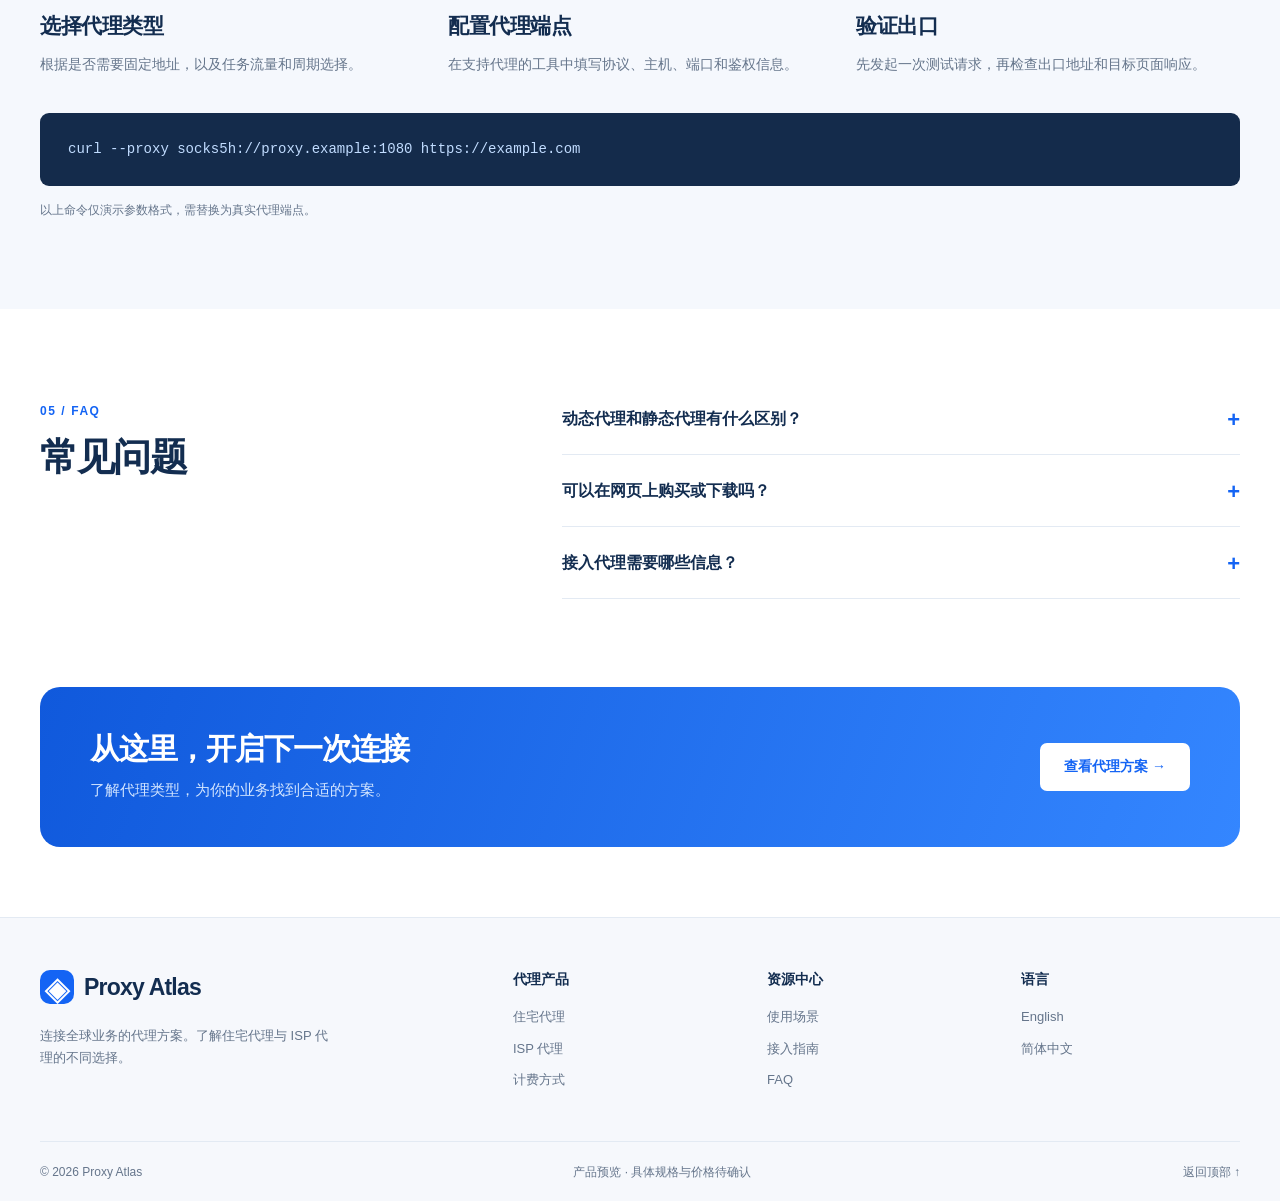
<file: zh-cn.html>
<!doctype html>
<html lang="zh-CN">
<head>
<meta charset="utf-8">
<link rel="alternate" hreflang="en" href="index.html">
<link rel="alternate" hreflang="zh-CN" href="zh-cn.html">
<meta name="viewport" content="width=device-width, initial-scale=1">
<meta name="description" content="了解代理类型、计费方式和接入流程。">
<title>Proxy Atlas · 代理服务</title>
<link rel="stylesheet" href="styles.css">
</head>
<body>
<header class="top"><div class="wrap bar"><a class="brand" href="#home"><b>◈</b> Proxy Atlas</a><nav aria-label="主导航"><a href="#products">代理产品</a><a href="#pricing">计费方式</a><a href="#solutions">解决方案</a><a href="#guide">接入指南</a><a href="#faq">FAQ</a><a href="index.html" lang="en" hreflang="en">English</a></nav><a class="btn" href="#guide">快速开始 ↗</a></div></header>
<main id="home">
<div class="hero"><div class="wrap"><div><span class="tag">PROXY ATLAS · 住宅代理</span><h1>连接全球网络<br><em>拓展业务可能</em></h1><p>从动态住宅代理到固定 ISP 出口，按会话、流量和地址稳定性选择方案。</p><div class="actions"><a class="btn" href="#products">浏览代理产品 →</a><a class="btn outline" href="#pricing">比较计费方式</a></div><div class="strip"><span>HTTP(S)</span><span>SOCKS5</span><span>协议选择</span></div></div>
<svg class="network" viewBox="0 0 580 500" role="img" aria-label="代理路由示意图">
<defs><radialGradient id="sphere" cx=".3" cy=".25" r=".8"><stop stop-color="#fcfeff"/><stop offset=".45" stop-color="#b9d9ff"/><stop offset="1" stop-color="#4389ed"/></radialGradient><linearGradient id="arc"><stop stop-color="#2f77ef" stop-opacity=".1"/><stop offset=".55" stop-color="#2978ed"/><stop offset="1" stop-color="#76acff"/></linearGradient><filter id="shadow"><feDropShadow dx="0" dy="12" stdDeviation="15" flood-color="#346bba" flood-opacity=".16"/></filter><clipPath id="ball"><circle cx="295" cy="245" r="168"/></clipPath></defs>
<ellipse cx="295" cy="435" rx="146" ry="16" fill="#b7d3f5" opacity=".25"/>
<circle cx="295" cy="245" r="206" fill="none" stroke="#dae7fa"/><circle cx="295" cy="245" r="229" fill="none" stroke="#e3edfb" stroke-dasharray="3 9"/>
<circle cx="295" cy="245" r="168" fill="url(#sphere)" filter="url(#shadow)"/>
<g clip-path="url(#ball)" stroke="#fff" stroke-opacity=".45" fill="none"><ellipse cx="295" cy="245" rx="40" ry="168"/><ellipse cx="295" cy="245" rx="168" ry="40"/><ellipse cx="295" cy="245" rx="85" ry="168"/><ellipse cx="295" cy="245" rx="168" ry="85"/><ellipse cx="295" cy="245" rx="130" ry="168"/><ellipse cx="295" cy="245" rx="168" ry="130"/><ellipse cx="295" cy="245" rx="165" ry="168"/><ellipse cx="295" cy="245" rx="168" ry="165"/></g><g fill="#2974d7" opacity=".48" clip-path="url(#ball)"><circle cx="200" cy="134" r="1.9"/><circle cx="207" cy="134" r="1.9"/><circle cx="214" cy="134" r="1.9"/><circle cx="221" cy="134" r="1.9"/><circle cx="228" cy="134" r="1.9"/><circle cx="235" cy="134" r="1.9"/><circle cx="193" cy="141" r="1.9"/><circle cx="200" cy="141" r="1.9"/><circle cx="207" cy="141" r="1.9"/><circle cx="214" cy="141" r="1.9"/><circle cx="221" cy="141" r="1.9"/><circle cx="228" cy="141" r="1.9"/><circle cx="235" cy="141" r="1.9"/><circle cx="242" cy="141" r="1.9"/><circle cx="249" cy="141" r="1.9"/><circle cx="186" cy="148" r="1.9"/><circle cx="193" cy="148" r="1.9"/><circle cx="200" cy="148" r="1.9"/><circle cx="207" cy="148" r="1.9"/><circle cx="214" cy="148" r="1.9"/><circle cx="221" cy="148" r="1.9"/><circle cx="228" cy="148" r="1.9"/><circle cx="235" cy="148" r="1.9"/><circle cx="242" cy="148" r="1.9"/><circle cx="249" cy="148" r="1.9"/><circle cx="333" cy="148" r="1.9"/><circle cx="172" cy="155" r="1.9"/><circle cx="179" cy="155" r="1.9"/><circle cx="186" cy="155" r="1.9"/><circle cx="193" cy="155" r="1.9"/><circle cx="200" cy="155" r="1.9"/><circle cx="207" cy="155" r="1.9"/><circle cx="214" cy="155" r="1.9"/><circle cx="221" cy="155" r="1.9"/><circle cx="228" cy="155" r="1.9"/><circle cx="235" cy="155" r="1.9"/><circle cx="242" cy="155" r="1.9"/><circle cx="249" cy="155" r="1.9"/><circle cx="319" cy="155" r="1.9"/><circle cx="326" cy="155" r="1.9"/><circle cx="333" cy="155" r="1.9"/><circle cx="340" cy="155" r="1.9"/><circle cx="347" cy="155" r="1.9"/><circle cx="354" cy="155" r="1.9"/><circle cx="361" cy="155" r="1.9"/><circle cx="165" cy="162" r="1.9"/><circle cx="172" cy="162" r="1.9"/><circle cx="179" cy="162" r="1.9"/><circle cx="186" cy="162" r="1.9"/><circle cx="193" cy="162" r="1.9"/><circle cx="200" cy="162" r="1.9"/><circle cx="207" cy="162" r="1.9"/><circle cx="214" cy="162" r="1.9"/><circle cx="221" cy="162" r="1.9"/><circle cx="228" cy="162" r="1.9"/><circle cx="235" cy="162" r="1.9"/><circle cx="242" cy="162" r="1.9"/><circle cx="249" cy="162" r="1.9"/><circle cx="256" cy="162" r="1.9"/><circle cx="312" cy="162" r="1.9"/><circle cx="319" cy="162" r="1.9"/><circle cx="326" cy="162" r="1.9"/><circle cx="333" cy="162" r="1.9"/><circle cx="340" cy="162" r="1.9"/><circle cx="347" cy="162" r="1.9"/><circle cx="354" cy="162" r="1.9"/><circle cx="361" cy="162" r="1.9"/><circle cx="368" cy="162" r="1.9"/><circle cx="165" cy="169" r="1.9"/><circle cx="172" cy="169" r="1.9"/><circle cx="179" cy="169" r="1.9"/><circle cx="186" cy="169" r="1.9"/><circle cx="193" cy="169" r="1.9"/><circle cx="200" cy="169" r="1.9"/><circle cx="207" cy="169" r="1.9"/><circle cx="214" cy="169" r="1.9"/><circle cx="221" cy="169" r="1.9"/><circle cx="228" cy="169" r="1.9"/><circle cx="235" cy="169" r="1.9"/><circle cx="242" cy="169" r="1.9"/><circle cx="249" cy="169" r="1.9"/><circle cx="256" cy="169" r="1.9"/><circle cx="305" cy="169" r="1.9"/><circle cx="312" cy="169" r="1.9"/><circle cx="319" cy="169" r="1.9"/><circle cx="326" cy="169" r="1.9"/><circle cx="333" cy="169" r="1.9"/><circle cx="340" cy="169" r="1.9"/><circle cx="347" cy="169" r="1.9"/><circle cx="354" cy="169" r="1.9"/><circle cx="361" cy="169" r="1.9"/><circle cx="368" cy="169" r="1.9"/><circle cx="375" cy="169" r="1.9"/><circle cx="172" cy="176" r="1.9"/><circle cx="179" cy="176" r="1.9"/><circle cx="186" cy="176" r="1.9"/><circle cx="193" cy="176" r="1.9"/><circle cx="200" cy="176" r="1.9"/><circle cx="207" cy="176" r="1.9"/><circle cx="214" cy="176" r="1.9"/><circle cx="221" cy="176" r="1.9"/><circle cx="228" cy="176" r="1.9"/><circle cx="235" cy="176" r="1.9"/><circle cx="242" cy="176" r="1.9"/><circle cx="249" cy="176" r="1.9"/><circle cx="305" cy="176" r="1.9"/><circle cx="312" cy="176" r="1.9"/><circle cx="319" cy="176" r="1.9"/><circle cx="326" cy="176" r="1.9"/><circle cx="333" cy="176" r="1.9"/><circle cx="340" cy="176" r="1.9"/><circle cx="347" cy="176" r="1.9"/><circle cx="354" cy="176" r="1.9"/><circle cx="361" cy="176" r="1.9"/><circle cx="368" cy="176" r="1.9"/><circle cx="375" cy="176" r="1.9"/><circle cx="382" cy="176" r="1.9"/><circle cx="172" cy="183" r="1.9"/><circle cx="179" cy="183" r="1.9"/><circle cx="186" cy="183" r="1.9"/><circle cx="193" cy="183" r="1.9"/><circle cx="200" cy="183" r="1.9"/><circle cx="207" cy="183" r="1.9"/><circle cx="214" cy="183" r="1.9"/><circle cx="221" cy="183" r="1.9"/><circle cx="228" cy="183" r="1.9"/><circle cx="235" cy="183" r="1.9"/><circle cx="242" cy="183" r="1.9"/><circle cx="312" cy="183" r="1.9"/><circle cx="319" cy="183" r="1.9"/><circle cx="326" cy="183" r="1.9"/><circle cx="333" cy="183" r="1.9"/><circle cx="340" cy="183" r="1.9"/><circle cx="347" cy="183" r="1.9"/><circle cx="354" cy="183" r="1.9"/><circle cx="361" cy="183" r="1.9"/><circle cx="368" cy="183" r="1.9"/><circle cx="375" cy="183" r="1.9"/><circle cx="382" cy="183" r="1.9"/><circle cx="389" cy="183" r="1.9"/><circle cx="172" cy="190" r="1.9"/><circle cx="179" cy="190" r="1.9"/><circle cx="186" cy="190" r="1.9"/><circle cx="193" cy="190" r="1.9"/><circle cx="200" cy="190" r="1.9"/><circle cx="207" cy="190" r="1.9"/><circle cx="214" cy="190" r="1.9"/><circle cx="221" cy="190" r="1.9"/><circle cx="228" cy="190" r="1.9"/><circle cx="235" cy="190" r="1.9"/><circle cx="312" cy="190" r="1.9"/><circle cx="319" cy="190" r="1.9"/><circle cx="326" cy="190" r="1.9"/><circle cx="333" cy="190" r="1.9"/><circle cx="340" cy="190" r="1.9"/><circle cx="347" cy="190" r="1.9"/><circle cx="354" cy="190" r="1.9"/><circle cx="361" cy="190" r="1.9"/><circle cx="368" cy="190" r="1.9"/><circle cx="375" cy="190" r="1.9"/><circle cx="382" cy="190" r="1.9"/><circle cx="389" cy="190" r="1.9"/><circle cx="396" cy="190" r="1.9"/><circle cx="403" cy="190" r="1.9"/><circle cx="179" cy="197" r="1.9"/><circle cx="186" cy="197" r="1.9"/><circle cx="193" cy="197" r="1.9"/><circle cx="200" cy="197" r="1.9"/><circle cx="207" cy="197" r="1.9"/><circle cx="214" cy="197" r="1.9"/><circle cx="221" cy="197" r="1.9"/><circle cx="228" cy="197" r="1.9"/><circle cx="319" cy="197" r="1.9"/><circle cx="326" cy="197" r="1.9"/><circle cx="333" cy="197" r="1.9"/><circle cx="340" cy="197" r="1.9"/><circle cx="347" cy="197" r="1.9"/><circle cx="354" cy="197" r="1.9"/><circle cx="361" cy="197" r="1.9"/><circle cx="368" cy="197" r="1.9"/><circle cx="375" cy="197" r="1.9"/><circle cx="382" cy="197" r="1.9"/><circle cx="389" cy="197" r="1.9"/><circle cx="396" cy="197" r="1.9"/><circle cx="403" cy="197" r="1.9"/><circle cx="410" cy="197" r="1.9"/><circle cx="417" cy="197" r="1.9"/><circle cx="179" cy="204" r="1.9"/><circle cx="186" cy="204" r="1.9"/><circle cx="193" cy="204" r="1.9"/><circle cx="200" cy="204" r="1.9"/><circle cx="207" cy="204" r="1.9"/><circle cx="214" cy="204" r="1.9"/><circle cx="221" cy="204" r="1.9"/><circle cx="319" cy="204" r="1.9"/><circle cx="326" cy="204" r="1.9"/><circle cx="333" cy="204" r="1.9"/><circle cx="340" cy="204" r="1.9"/><circle cx="347" cy="204" r="1.9"/><circle cx="354" cy="204" r="1.9"/><circle cx="361" cy="204" r="1.9"/><circle cx="368" cy="204" r="1.9"/><circle cx="375" cy="204" r="1.9"/><circle cx="382" cy="204" r="1.9"/><circle cx="389" cy="204" r="1.9"/><circle cx="396" cy="204" r="1.9"/><circle cx="403" cy="204" r="1.9"/><circle cx="410" cy="204" r="1.9"/><circle cx="417" cy="204" r="1.9"/><circle cx="424" cy="204" r="1.9"/><circle cx="179" cy="211" r="1.9"/><circle cx="186" cy="211" r="1.9"/><circle cx="193" cy="211" r="1.9"/><circle cx="200" cy="211" r="1.9"/><circle cx="207" cy="211" r="1.9"/><circle cx="214" cy="211" r="1.9"/><circle cx="221" cy="211" r="1.9"/><circle cx="326" cy="211" r="1.9"/><circle cx="333" cy="211" r="1.9"/><circle cx="340" cy="211" r="1.9"/><circle cx="361" cy="211" r="1.9"/><circle cx="368" cy="211" r="1.9"/><circle cx="375" cy="211" r="1.9"/><circle cx="382" cy="211" r="1.9"/><circle cx="389" cy="211" r="1.9"/><circle cx="396" cy="211" r="1.9"/><circle cx="403" cy="211" r="1.9"/><circle cx="410" cy="211" r="1.9"/><circle cx="417" cy="211" r="1.9"/><circle cx="424" cy="211" r="1.9"/><circle cx="431" cy="211" r="1.9"/><circle cx="193" cy="218" r="1.9"/><circle cx="200" cy="218" r="1.9"/><circle cx="207" cy="218" r="1.9"/><circle cx="214" cy="218" r="1.9"/><circle cx="368" cy="218" r="1.9"/><circle cx="375" cy="218" r="1.9"/><circle cx="382" cy="218" r="1.9"/><circle cx="389" cy="218" r="1.9"/><circle cx="396" cy="218" r="1.9"/><circle cx="403" cy="218" r="1.9"/><circle cx="410" cy="218" r="1.9"/><circle cx="417" cy="218" r="1.9"/><circle cx="424" cy="218" r="1.9"/><circle cx="207" cy="225" r="1.9"/><circle cx="214" cy="225" r="1.9"/><circle cx="305" cy="225" r="1.9"/><circle cx="312" cy="225" r="1.9"/><circle cx="319" cy="225" r="1.9"/><circle cx="326" cy="225" r="1.9"/><circle cx="333" cy="225" r="1.9"/><circle cx="340" cy="225" r="1.9"/><circle cx="375" cy="225" r="1.9"/><circle cx="382" cy="225" r="1.9"/><circle cx="389" cy="225" r="1.9"/><circle cx="396" cy="225" r="1.9"/><circle cx="403" cy="225" r="1.9"/><circle cx="410" cy="225" r="1.9"/><circle cx="417" cy="225" r="1.9"/><circle cx="424" cy="225" r="1.9"/><circle cx="305" cy="232" r="1.9"/><circle cx="312" cy="232" r="1.9"/><circle cx="319" cy="232" r="1.9"/><circle cx="326" cy="232" r="1.9"/><circle cx="333" cy="232" r="1.9"/><circle cx="340" cy="232" r="1.9"/><circle cx="382" cy="232" r="1.9"/><circle cx="389" cy="232" r="1.9"/><circle cx="396" cy="232" r="1.9"/><circle cx="403" cy="232" r="1.9"/><circle cx="410" cy="232" r="1.9"/><circle cx="417" cy="232" r="1.9"/><circle cx="424" cy="232" r="1.9"/><circle cx="312" cy="239" r="1.9"/><circle cx="319" cy="239" r="1.9"/><circle cx="326" cy="239" r="1.9"/><circle cx="333" cy="239" r="1.9"/><circle cx="340" cy="239" r="1.9"/><circle cx="347" cy="239" r="1.9"/><circle cx="410" cy="239" r="1.9"/><circle cx="417" cy="239" r="1.9"/><circle cx="228" cy="246" r="1.9"/><circle cx="235" cy="246" r="1.9"/><circle cx="242" cy="246" r="1.9"/><circle cx="312" cy="246" r="1.9"/><circle cx="319" cy="246" r="1.9"/><circle cx="326" cy="246" r="1.9"/><circle cx="333" cy="246" r="1.9"/><circle cx="340" cy="246" r="1.9"/><circle cx="347" cy="246" r="1.9"/><circle cx="228" cy="253" r="1.9"/><circle cx="235" cy="253" r="1.9"/><circle cx="242" cy="253" r="1.9"/><circle cx="249" cy="253" r="1.9"/><circle cx="256" cy="253" r="1.9"/><circle cx="312" cy="253" r="1.9"/><circle cx="319" cy="253" r="1.9"/><circle cx="326" cy="253" r="1.9"/><circle cx="333" cy="253" r="1.9"/><circle cx="340" cy="253" r="1.9"/><circle cx="347" cy="253" r="1.9"/><circle cx="354" cy="253" r="1.9"/><circle cx="228" cy="260" r="1.9"/><circle cx="235" cy="260" r="1.9"/><circle cx="242" cy="260" r="1.9"/><circle cx="249" cy="260" r="1.9"/><circle cx="256" cy="260" r="1.9"/><circle cx="263" cy="260" r="1.9"/><circle cx="312" cy="260" r="1.9"/><circle cx="319" cy="260" r="1.9"/><circle cx="326" cy="260" r="1.9"/><circle cx="333" cy="260" r="1.9"/><circle cx="340" cy="260" r="1.9"/><circle cx="347" cy="260" r="1.9"/><circle cx="354" cy="260" r="1.9"/><circle cx="228" cy="267" r="1.9"/><circle cx="235" cy="267" r="1.9"/><circle cx="242" cy="267" r="1.9"/><circle cx="249" cy="267" r="1.9"/><circle cx="256" cy="267" r="1.9"/><circle cx="263" cy="267" r="1.9"/><circle cx="312" cy="267" r="1.9"/><circle cx="319" cy="267" r="1.9"/><circle cx="326" cy="267" r="1.9"/><circle cx="333" cy="267" r="1.9"/><circle cx="340" cy="267" r="1.9"/><circle cx="347" cy="267" r="1.9"/><circle cx="354" cy="267" r="1.9"/><circle cx="228" cy="274" r="1.9"/><circle cx="235" cy="274" r="1.9"/><circle cx="242" cy="274" r="1.9"/><circle cx="249" cy="274" r="1.9"/><circle cx="256" cy="274" r="1.9"/><circle cx="263" cy="274" r="1.9"/><circle cx="270" cy="274" r="1.9"/><circle cx="312" cy="274" r="1.9"/><circle cx="319" cy="274" r="1.9"/><circle cx="326" cy="274" r="1.9"/><circle cx="333" cy="274" r="1.9"/><circle cx="340" cy="274" r="1.9"/><circle cx="347" cy="274" r="1.9"/><circle cx="221" cy="281" r="1.9"/><circle cx="228" cy="281" r="1.9"/><circle cx="235" cy="281" r="1.9"/><circle cx="242" cy="281" r="1.9"/><circle cx="249" cy="281" r="1.9"/><circle cx="256" cy="281" r="1.9"/><circle cx="263" cy="281" r="1.9"/><circle cx="270" cy="281" r="1.9"/><circle cx="312" cy="281" r="1.9"/><circle cx="319" cy="281" r="1.9"/><circle cx="326" cy="281" r="1.9"/><circle cx="333" cy="281" r="1.9"/><circle cx="340" cy="281" r="1.9"/><circle cx="347" cy="281" r="1.9"/><circle cx="221" cy="288" r="1.9"/><circle cx="228" cy="288" r="1.9"/><circle cx="235" cy="288" r="1.9"/><circle cx="242" cy="288" r="1.9"/><circle cx="249" cy="288" r="1.9"/><circle cx="256" cy="288" r="1.9"/><circle cx="263" cy="288" r="1.9"/><circle cx="270" cy="288" r="1.9"/><circle cx="319" cy="288" r="1.9"/><circle cx="326" cy="288" r="1.9"/><circle cx="333" cy="288" r="1.9"/><circle cx="340" cy="288" r="1.9"/><circle cx="221" cy="295" r="1.9"/><circle cx="228" cy="295" r="1.9"/><circle cx="235" cy="295" r="1.9"/><circle cx="242" cy="295" r="1.9"/><circle cx="249" cy="295" r="1.9"/><circle cx="256" cy="295" r="1.9"/><circle cx="263" cy="295" r="1.9"/><circle cx="270" cy="295" r="1.9"/><circle cx="319" cy="295" r="1.9"/><circle cx="326" cy="295" r="1.9"/><circle cx="333" cy="295" r="1.9"/><circle cx="340" cy="295" r="1.9"/><circle cx="221" cy="302" r="1.9"/><circle cx="228" cy="302" r="1.9"/><circle cx="235" cy="302" r="1.9"/><circle cx="242" cy="302" r="1.9"/><circle cx="249" cy="302" r="1.9"/><circle cx="256" cy="302" r="1.9"/><circle cx="263" cy="302" r="1.9"/><circle cx="326" cy="302" r="1.9"/><circle cx="333" cy="302" r="1.9"/><circle cx="221" cy="309" r="1.9"/><circle cx="228" cy="309" r="1.9"/><circle cx="235" cy="309" r="1.9"/><circle cx="242" cy="309" r="1.9"/><circle cx="249" cy="309" r="1.9"/><circle cx="256" cy="309" r="1.9"/><circle cx="263" cy="309" r="1.9"/><circle cx="333" cy="309" r="1.9"/><circle cx="417" cy="309" r="1.9"/><circle cx="424" cy="309" r="1.9"/><circle cx="221" cy="316" r="1.9"/><circle cx="228" cy="316" r="1.9"/><circle cx="235" cy="316" r="1.9"/><circle cx="242" cy="316" r="1.9"/><circle cx="249" cy="316" r="1.9"/><circle cx="256" cy="316" r="1.9"/><circle cx="389" cy="316" r="1.9"/><circle cx="396" cy="316" r="1.9"/><circle cx="403" cy="316" r="1.9"/><circle cx="410" cy="316" r="1.9"/><circle cx="417" cy="316" r="1.9"/><circle cx="424" cy="316" r="1.9"/><circle cx="431" cy="316" r="1.9"/><circle cx="228" cy="323" r="1.9"/><circle cx="235" cy="323" r="1.9"/><circle cx="242" cy="323" r="1.9"/><circle cx="249" cy="323" r="1.9"/><circle cx="256" cy="323" r="1.9"/><circle cx="396" cy="323" r="1.9"/><circle cx="403" cy="323" r="1.9"/><circle cx="410" cy="323" r="1.9"/><circle cx="417" cy="323" r="1.9"/><circle cx="424" cy="323" r="1.9"/><circle cx="431" cy="323" r="1.9"/><circle cx="438" cy="323" r="1.9"/><circle cx="228" cy="330" r="1.9"/><circle cx="235" cy="330" r="1.9"/><circle cx="242" cy="330" r="1.9"/><circle cx="249" cy="330" r="1.9"/><circle cx="256" cy="330" r="1.9"/><circle cx="403" cy="330" r="1.9"/><circle cx="410" cy="330" r="1.9"/><circle cx="417" cy="330" r="1.9"/><circle cx="424" cy="330" r="1.9"/><circle cx="431" cy="330" r="1.9"/><circle cx="438" cy="330" r="1.9"/><circle cx="445" cy="330" r="1.9"/><circle cx="228" cy="337" r="1.9"/><circle cx="235" cy="337" r="1.9"/><circle cx="242" cy="337" r="1.9"/><circle cx="249" cy="337" r="1.9"/><circle cx="403" cy="337" r="1.9"/><circle cx="410" cy="337" r="1.9"/><circle cx="417" cy="337" r="1.9"/><circle cx="424" cy="337" r="1.9"/><circle cx="431" cy="337" r="1.9"/><circle cx="235" cy="344" r="1.9"/><circle cx="242" cy="344" r="1.9"/><circle cx="249" cy="344" r="1.9"/><circle cx="410" cy="344" r="1.9"/><circle cx="417" cy="344" r="1.9"/><circle cx="235" cy="351" r="1.9"/><circle cx="242" cy="351" r="1.9"/><circle cx="242" cy="358" r="1.9"/></g><g fill="none" stroke="url(#arc)" stroke-width="2"><path d="M160 208Q280 0 431 215"/><path d="M160 208Q300 110 381 319"/><path d="M160 208Q230 385 381 319"/></g><g fill="#fff" stroke="#2c7cf5" stroke-width="4"><circle cx="160" cy="208" r="6"/><circle cx="431" cy="215" r="6"/><circle cx="381" cy="319" r="6"/></g>
<g filter="url(#shadow)"><rect x="36" y="137" width="152" height="57" rx="10" fill="white"/><rect x="379" y="116" width="165" height="57" rx="10" fill="white"/><rect x="343" y="352" width="184" height="57" rx="10" fill="white"/></g>
<g font-family="Segoe UI,Arial" font-size="12" fill="#15345c"><text x="56" y="161">HTTP(S)</text><text x="56" y="179" fill="#7288a6" font-size="10">网页请求</text><text x="399" y="140">SOCKS5</text><text x="399" y="158" fill="#7288a6" font-size="10">应用流量</text><text x="364" y="376">连接你的业务流程</text><text x="364" y="394" fill="#7288a6" font-size="10">网络连接示意</text></g></svg></div></div>
<div class="wrap benefits"><div class="benefit"><svg class="icon" viewBox="0 0 24 24" fill="none" stroke="currentColor" stroke-width="1.6" stroke-linecap="round" stroke-linejoin="round" aria-hidden="true"><circle cx="12" cy="12" r="9"/><ellipse cx="12" cy="12" rx="4" ry="9"/><path d="M3 12h18"/></svg><div><strong>灵活的 IP 类型</strong><small>住宅与 ISP 代理</small></div></div><div class="benefit"><svg class="icon" viewBox="0 0 24 24" fill="none" stroke="currentColor" stroke-width="1.6" stroke-linecap="round" stroke-linejoin="round" aria-hidden="true"><rect x="5" y="3" width="14" height="18" rx="3"/><path d="M9 7h6M9 11h6M11 17h2"/></svg><div><strong>会话方式</strong><small>轮换或固定出口</small></div></div><div class="benefit"><svg class="icon" viewBox="0 0 24 24" fill="none" stroke="currentColor" stroke-width="1.6" stroke-linecap="round" stroke-linejoin="round" aria-hidden="true"><path d="M12 3 3 7v5c0 5 9 9 9 9s9-4 9-9V7Z"/><path d="m8 12 3 3 5-6"/></svg><div><strong>便捷接入</strong><small>代理端点配置</small></div></div><div class="benefit"><svg class="icon" viewBox="0 0 24 24" fill="none" stroke="currentColor" stroke-width="1.6" stroke-linecap="round" stroke-linejoin="round" aria-hidden="true"><path d="M4 8h14l-4-4M20 16H6l4 4M18 8l-4 4M6 16l4-4"/></svg><div><strong>灵活计费</strong><small>流量、IP 与时长</small></div></div></div>
<section id="products" class="wrap"><div class="intro"><span class="tag">01 / PRODUCTS</span><h2>为不同业务，选择合适的代理</h2><p>下列类别用于展示方案差异，实际供应以正式产品资料为准。</p></div><div class="grid">
<article class="card"><svg class="icon" viewBox="0 0 24 24" fill="none" stroke="currentColor" stroke-width="1.6" stroke-linecap="round" stroke-linejoin="round" aria-hidden="true"><circle cx="12" cy="12" r="9"/><ellipse cx="12" cy="12" rx="4" ry="9"/><path d="M3 12h18"/></svg><h3>动态住宅代理</h3><p>按请求轮换住宅出口，也可在会话内保持同一出口。</p><a class="link" href="#pricing">按流量方案 →</a></article>
<article class="card"><svg class="icon" viewBox="0 0 24 24" fill="none" stroke="currentColor" stroke-width="1.6" stroke-linecap="round" stroke-linejoin="round" aria-hidden="true"><rect x="5" y="3" width="14" height="18" rx="3"/><path d="M9 7h6M9 11h6M11 17h2"/></svg><h3>静态住宅代理</h3><p>在使用周期内保留固定住宅出口，适合连续访问。</p><a class="link" href="#pricing">按 IP 方案 →</a></article>
<article class="card"><svg class="icon" viewBox="0 0 24 24" fill="none" stroke="currentColor" stroke-width="1.6" stroke-linecap="round" stroke-linejoin="round" aria-hidden="true"><path d="M12 3 3 7v5c0 5 9 9 9 9s9-4 9-9V7Z"/><path d="m8 12 3 3 5-6"/></svg><h3>ISP 代理</h3><p>固定 ISP 出口，适合需要维持相同来源地址的任务。</p><a class="link" href="#pricing">按 IP 方案 →</a></article>
<article class="card"><svg class="icon" viewBox="0 0 24 24" fill="none" stroke="currentColor" stroke-width="1.6" stroke-linecap="round" stroke-linejoin="round" aria-hidden="true"><path d="M4 8h14l-4-4M20 16H6l4 4M18 8l-4 4M6 16l4-4"/></svg><h3>轮换 ISP 代理</h3><p>在 ISP 出口池中轮换，适合周期性批量任务。</p><a class="link" href="#pricing">按流量方案 →</a></article>
<article class="card"><svg class="icon" viewBox="0 0 24 24" fill="none" stroke="currentColor" stroke-width="1.6" stroke-linecap="round" stroke-linejoin="round" aria-hidden="true"><path d="M9 8c-8-6-10 14 0 8l6-8c10-6 8 14 0 8Z"/></svg><h3>不限量住宅代理</h3><p>按使用时段组织方案，适合短期集中运行的任务。</p><a class="link" href="#pricing">按时段方案 →</a></article>
</div></section>
<section id="pricing" class="band"><div class="wrap"><div class="intro"><span class="tag">02 / PRICING</span><h2>计费方式</h2><p>首版展示计量维度。正式价格和规格待确认。</p></div><table class="table"><thead><tr><th scope="col">方式</th><th scope="col">计量单位</th><th scope="col">适用需求</th></tr></thead><tbody><tr><th scope="row">按流量</th><td>GB</td><td>用量随任务变化</td></tr><tr><th scope="row">按地址</th><td>IP / 使用周期</td><td>持续使用固定出口</td></tr><tr><th scope="row">按时段</th><td>天 / 使用周期</td><td>短期集中运行任务</td></tr></tbody></table></div></section>
<section id="solutions" class="wrap"><div class="intro"><span class="tag">03 / SOLUTIONS</span><h2>常见使用场景</h2></div><div class="grid"><article class="card"><svg class="icon" viewBox="0 0 24 24" fill="none" stroke="currentColor" stroke-width="1.6" stroke-linecap="round" stroke-linejoin="round" aria-hidden="true"><circle cx="12" cy="12" r="9"/><ellipse cx="12" cy="12" rx="4" ry="9"/><path d="M3 12h18"/></svg><h3>公开数据采集</h3><p>按目标地区查看公开页面，区分内容展示差异。</p></article><article class="card"><svg class="icon" viewBox="0 0 24 24" fill="none" stroke="currentColor" stroke-width="1.6" stroke-linecap="round" stroke-linejoin="round" aria-hidden="true"><rect x="5" y="3" width="14" height="18" rx="3"/><path d="M9 7h6M9 11h6M11 17h2"/></svg><h3>价格与市场监测</h3><p>定期查看不同地区的价格、促销及商品信息。</p></article><article class="card"><svg class="icon" viewBox="0 0 24 24" fill="none" stroke="currentColor" stroke-width="1.6" stroke-linecap="round" stroke-linejoin="round" aria-hidden="true"><path d="M12 3 3 7v5c0 5 9 9 9 9s9-4 9-9V7Z"/><path d="m8 12 3 3 5-6"/></svg><h3>本地化与广告验证</h3><p>从指定地区检查页面语言、货币和广告展示。</p></article></div></section>
<section id="guide" class="band"><div class="wrap"><div class="intro"><span class="tag">04 / GET STARTED</span><h2>接入指南</h2><p>正式代理端点、鉴权信息与客户端获取方式待补充。</p></div><div class="grid"><article class="card"><span class="index">STEP 01</span><h3>选择代理类型</h3><p>根据是否需要固定地址，以及任务流量和周期选择。</p></article><article class="card"><span class="index">STEP 02</span><h3>配置代理端点</h3><p>在支持代理的工具中填写协议、主机、端口和鉴权信息。</p></article><article class="card"><span class="index">STEP 03</span><h3>验证出口</h3><p>先发起一次测试请求，再检查出口地址和目标页面响应。</p></article></div><div class="example"><code>curl --proxy socks5h://proxy.example:1080 https://example.com</code></div><p>以上命令仅演示参数格式，需替换为真实代理端点。</p></div></section>
<section id="faq" class="wrap"><div><span class="tag">05 / FAQ</span><h2>常见问题</h2></div><div><details><summary>动态代理和静态代理有什么区别？</summary><p>动态代理适合轮换出口，静态代理适合连续使用同一个出口。</p></details><details><summary>可以在网页上购买或下载吗？</summary><p>当前是产品预览。购买方式和客户端下载链接会随正式产品资料补充。</p></details><details><summary>接入代理需要哪些信息？</summary><p>通常需要代理协议、主机、端口，以及该端点要求的鉴权信息。</p></details></div></section>
<div class="wrap closing"><div><h2>从这里，开启下一次连接</h2><p>了解代理类型，为你的业务找到合适的方案。</p></div><a class="btn" href="#products">查看代理方案 →</a></div></main><footer><div class="wrap footer-main"><div><a class="brand" href="#home"><b>◈</b> Proxy Atlas</a><p>连接全球业务的代理方案。了解住宅代理与 ISP 代理的不同选择。</p></div><div><strong>代理产品</strong><a href="#products">住宅代理</a><a href="#products">ISP 代理</a><a href="#pricing">计费方式</a></div><div><strong>资源中心</strong><a href="#solutions">使用场景</a><a href="#guide">接入指南</a><a href="#faq">FAQ</a></div><div><strong>语言</strong><a href="index.html" lang="en">English</a><a href="zh-cn.html" lang="zh-CN">简体中文</a></div></div><div class="wrap foot"><span>© 2026 Proxy Atlas</span><span>产品预览 · 具体规格与价格待确认</span><a href="#home">返回顶部 ↑</a></div></footer>
</body></html>
</file>
<file: styles.css>
:root {
  color-scheme: light;
  --blue: #1464f4;
  --ink: #132d50;
  --muted: #65758b;
  --line: #e3eaf3;
}
* { box-sizing: border-box; }
html { scroll-behavior: smooth; scroll-padding-top: 110px; }
body { margin: 0; color: var(--ink); background: #fff; font: 15px/1.7 "Segoe UI", Arial, "Microsoft YaHei", sans-serif; }
a { color: inherit; text-decoration: none; }
a:focus-visible, summary:focus-visible { outline: 3px solid #ffaf42; outline-offset: 5px; }
h1,h2,h3,p { margin: 0; }
h1,h2,h3 { line-height: 1.2; letter-spacing: -.035em; }
p { color: var(--muted); }
.wrap { width: min(1200px, calc(100% - 64px)); margin-inline: auto; }
.top { position: sticky; top: 0; background: #ffffffed; backdrop-filter: blur(16px); border-bottom: 1px solid var(--line); z-index: 10; }
.bar { display: flex; align-items: center; justify-content: space-between; min-height: 82px; gap: 24px; }
.brand { display: inline-flex; align-items: center; gap: 10px; font-size: 23px; font-weight: 800; letter-spacing: -.8px; white-space: nowrap; }
.brand b { display: grid; place-items: center; width: 34px; height: 34px; border-radius: 10px; background: var(--blue); color: white; font-size: 26px; }
nav { display: flex; gap: 26px; align-items: center; font-size: 14px; font-weight: 600; }
nav a:hover, .link:hover { color: var(--blue); }
nav a[hreflang] { border-left: 1px solid var(--line); padding-left: 22px; }
.btn { display: inline-flex; align-items: center; justify-content: center; gap: 10px; min-height: 48px; padding: 12px 24px; border-radius: 7px; background: var(--blue); color: white; font-weight: 650; font-size: 14px; transition: background .2s, transform .2s; }
.btn:hover { background: #084dcc; transform: translateY(-2px); }
.outline { color: var(--ink); background: white; border: 1px solid #ccd9eb; }
.outline:hover { background: #edf4ff; }
.hero { overflow: hidden; background: radial-gradient(ellipse at 78% 40%, #dbeaff 0, transparent 49%), linear-gradient(120deg,#f9fcff,#f0f6ff); }
.hero .wrap { display: grid; grid-template-columns: 1fr 1fr; align-items: center; gap: 30px; min-height: 590px; padding-block: 60px 76px; }
.tag { color: var(--blue); font-size: 12px; letter-spacing: .13em; font-weight: 750; text-transform: uppercase; }
.hero .tag { display: inline-block; padding: 6px 12px; background: #e7efff; border: 1px solid #d4e3fe; border-radius: 30px; letter-spacing: .07em; font-size: 11px; }
.hero h1 { font-size: clamp(38px,4.4vw,61px); line-height: 1.12; margin: 22px 0; letter-spacing: -.05em; }
.hero h1 em { font-style: normal; color: var(--blue); }
.hero p { max-width: 490px; font-size: 17px; line-height: 1.8; }
.actions { display: flex; flex-wrap: wrap; gap: 12px; margin-top: 30px; }
.strip { display: flex; gap: 20px; flex-wrap: wrap; margin-top: 24px; color: #5b7190; font-size: 12px; }
.strip span:before { content: "✓"; color: var(--blue); margin-right: 7px; }
.network { width: 100%; height: auto; overflow: visible; }
.benefits { display: grid; grid-template-columns: repeat(4,1fr); padding: 30px 0; border-bottom: 1px solid var(--line); }
.benefit { padding: 4px 24px; border-right: 1px solid var(--line); display: flex; align-items: center; gap: 14px; }
.benefit:first-child { padding-left: 0; }
.benefit:last-child { border: 0; }
.benefit strong { display: block; font-size: 14px; }
.benefit small { color: var(--muted); font-size: 12px; }
.icon { width: 45px; height: 45px; padding: 11px; color: var(--blue); background: #edf4ff; border-radius: 12px; flex-shrink: 0; }
section { padding-block: 88px; }
.intro { text-align: center; max-width: 680px; margin: 0 auto 38px; }
h2 { font-size: clamp(29px,3vw,40px); margin: 12px 0 16px; }
.intro p { font-size: 15px; }
.grid { display: grid; grid-template-columns: repeat(3,minmax(0,1fr)); gap: 24px; }
.card { border: 1px solid var(--line); padding: 30px; border-radius: 14px; background: white; transition: box-shadow .2s, border-color .2s; }
.card:hover { border-color: #a8c9fe; box-shadow: 0 14px 40px #173f7610; }
.card h3 { font-size: 22px; margin: 20px 0 14px; letter-spacing: -.02em; }
.card p { font-size: 14px; line-height: 1.8; }
.link { display: inline-flex; margin-top: 24px; color: var(--blue); font-size: 14px; font-weight: 650; }
#products .grid { grid-template-columns: repeat(6,minmax(0,1fr)); }
#products .card { grid-column: span 2; display: flex; flex-direction: column; align-items: flex-start; }
#products .card:nth-child(-n+2) { grid-column: span 3; padding: 34px; background: linear-gradient(120deg, #f3f8ff, #fff 70%); border-color: #ccdef8; }
#products .card:nth-child(-n+2) h3 { font-size: 26px; }
#products .card p { flex-grow: 1; }
#products .link { border: 1px solid #d8e5f7; padding: 10px 18px; border-radius: 6px; background: white; width: 100%; justify-content: space-between; }
.index { color: var(--blue); font-size: 12px; letter-spacing: .12em; font-weight: 700; }
.band { background: #f5f8fd; }
.table { border-collapse: collapse; width: 100%; background: white; border-radius: 12px; overflow: hidden; text-align: left; box-shadow: 0 6px 26px #173f7608; }
th,td { padding: 22px 28px; border-bottom: 1px solid var(--line); }
thead { background: #eaf1fc; font-size: 13px; }
td { color: var(--muted); }
#solutions .card { border: none; background: #f5f8fd; padding: 32px; }
#solutions .card h3 { font-size: 21px; }
#guide .card { background: transparent; border: none; padding: 20px 28px 28px 0; }
#guide .index { display: inline-block; border-bottom: 2px solid #b9d1fb; padding-bottom: 12px; width: 100%; }
#guide .card h3 { font-size: 21px; }
.example { background: #142b4b; color: #c1dcff; padding: 24px 28px; border-radius: 9px; overflow-wrap: anywhere; font-size: 14px; margin: 8px 0 14px; }
#guide .example+p { font-size: 12px; }
#faq { display: grid; grid-template-columns: .8fr 1.2fr; gap: 70px; align-items: start; }
#faq details { padding: 22px 0; border-bottom: 1px solid var(--line); }
#faq details:first-child { padding-top: 8px; }
summary { list-style: none; cursor: pointer; padding-right: 28px; position: relative; font-weight: 600; font-size: 16px; }
summary::-webkit-details-marker { display: none; }
summary:after { content: "+"; position: absolute; right: 0; color: var(--blue); font-size: 22px; top: -4px; }
details[open] summary:after { content: "−"; }
details p { margin-top: 14px; font-size: 14px; }
.closing { border-radius: 20px; background: linear-gradient(110deg,#1059dc,#3486ff); color: white; padding: 44px 50px; display: flex; align-items: center; justify-content: space-between; gap: 30px; margin-bottom: 70px; }
.closing h2 { font-size: 30px; margin: 0 0 10px; }
.closing p { color: #d4e6ff; }
.closing .btn { background: white; color: var(--blue); flex-shrink: 0; }
footer { background: #f6f8fc; border-top: 1px solid var(--line); }
.footer-main { display: grid; grid-template-columns: 2fr 1fr 1fr 1fr; gap: 35px; padding-block: 50px; }
.footer-main p { margin-top: 16px; max-width: 290px; font-size: 13px; }
.footer-main strong { display: block; margin-bottom: 15px; font-size: 14px; }
.footer-main a:not(.brand) { display: block; color: var(--muted); font-size: 13px; margin-top: 9px; }
.foot { display: flex; justify-content: space-between; gap: 20px; border-top: 1px solid var(--line); padding-block: 20px; color: var(--muted); font-size: 12px; }
@media(max-width:1050px) {
  nav { gap: 15px; font-size: 12px; }
  .bar>.btn { display: none; }
  .benefit { padding-inline: 14px; }
  .benefit .icon { display: none; }
}
@media(max-width:760px) {
  .wrap { width: calc(100% - 36px); }
  .bar { padding-block: 15px; flex-wrap: wrap; gap: 14px; }
  .brand { font-size: 21px; }
  nav { width: 100%; flex-wrap: wrap; gap: 10px 18px; }
  nav a[hreflang] { padding-left: 12px; }
  .hero .wrap { grid-template-columns: 1fr; padding-block: 44px 20px; gap: 16px; }
  .hero h1 { font-size: 44px; }
  .hero p { font-size: 16px; }
  .network { max-height: 350px; }
  .benefits { grid-template-columns: 1fr 1fr; gap: 20px 0; }
  .benefit:nth-child(2) { border: none; }
  .benefit:nth-child(3) { padding-left: 0; }
  section { padding-block: 54px; }
  .grid, #products .grid { grid-template-columns: 1fr; gap: 16px; }
  #products .card, #products .card:nth-child(-n+2) { grid-column: auto; padding: 26px; }
  th,td { padding: 16px 12px; font-size: 12px; }
  #guide .card { padding: 10px 0; }
  #faq { grid-template-columns: 1fr; gap: 16px; }
  .closing { flex-direction: column; align-items: flex-start; padding: 30px; margin-bottom: 45px; }
  .footer-main { grid-template-columns: 1fr 1fr; gap: 30px 18px; }
  .footer-main>div:first-child { grid-column: 1 / -1; }
  .foot { flex-wrap: wrap; }
}
@media(prefers-reduced-motion:reduce) {
  html { scroll-behavior: auto; }
  * { transition: none !important; }
}
</file>
<file: prototype.css>
/* Disposable bilingual homepage prototype. A: products, B: plans, C: use cases. */
body { padding-bottom: 76px; }
section[id] { scroll-margin-top: 96px; }
.top .bar { position: relative; }
.hero .wrap { min-height: min(680px, 82vh); }
.hero .actions { margin-bottom: 22px; }
[data-variant="B"] .hero { background: #eef5ff; }
[data-variant="B"] .hero .wrap { display: block; text-align: center; padding-block: clamp(48px, 8vw, 100px); }
[data-variant="B"] .hero .actions, [data-variant="B"] .hero .strip { justify-content: center; }
[data-variant="B"] .hero p { margin-inline: auto; }
[data-variant="B"] #pricing { margin-top: 32px; padding: 0; background: none; }
[data-variant="B"] #pricing .wrap { min-height: 0; width: 100%; padding: 0; }
[data-variant="B"] #pricing .intro { margin-inline: auto; }
[data-variant="B"] #products .grid { grid-template-columns: 1fr; }
[data-variant="B"] #products article { display: grid; grid-template-columns: auto minmax(0, 1fr) minmax(0, 2fr) auto; gap: 18px; align-items: center; }
[data-variant="B"] #products article > * { margin: 0; }
[data-variant="C"] .hero { background: #e9f4f0; }
[data-variant="C"] #solutions.wrap { width: 100%; padding: 0; min-height: 0; display: block; }
[data-variant="C"] #solutions .grid { grid-template-columns: 1fr; gap: 8px; }
[data-variant="C"] #solutions .card { padding: 14px 18px; }
[data-variant="C"] #solutions .card svg { display: none; }
[data-variant="C"] #solutions .card :is(h3,p) { margin: 3px 0; }
.plan-switch { display: flex; flex-wrap: wrap; gap: 8px; margin-bottom: 14px; }
.plan-switch button { font: inherit; cursor: pointer; border: 1px solid #b8cce7; background: #fff; color: #152e50; border-radius: 8px; padding: 8px 14px; }
.plan-switch [aria-pressed="true"] { background: #174a9d; border-color: #174a9d; color: white; }
.prototype-switch { position: fixed; z-index: 20; bottom: 12px; left: 50%; transform: translateX(-50%); display: flex; align-items: center; gap: 10px; color: white; background: #122239; padding: 5px 8px; border-radius: 999px; box-shadow: 0 4px 20px #12223940; white-space: nowrap; font: 600 13px system-ui; }
.prototype-switch a { display: grid; place-items: center; width: 44px; height: 44px; color: white; border-radius: 50%; background: #2a4467; }
.prototype-switch a:hover { background: #365e96; }
@media(max-width: 760px) {
  .hero .wrap { min-height: 0; }
  [data-variant="B"] #products article { grid-template-columns: 1fr; gap: 8px; }
  [data-variant="C"] #solutions.wrap { margin-block: 24px; }
}
</file>
